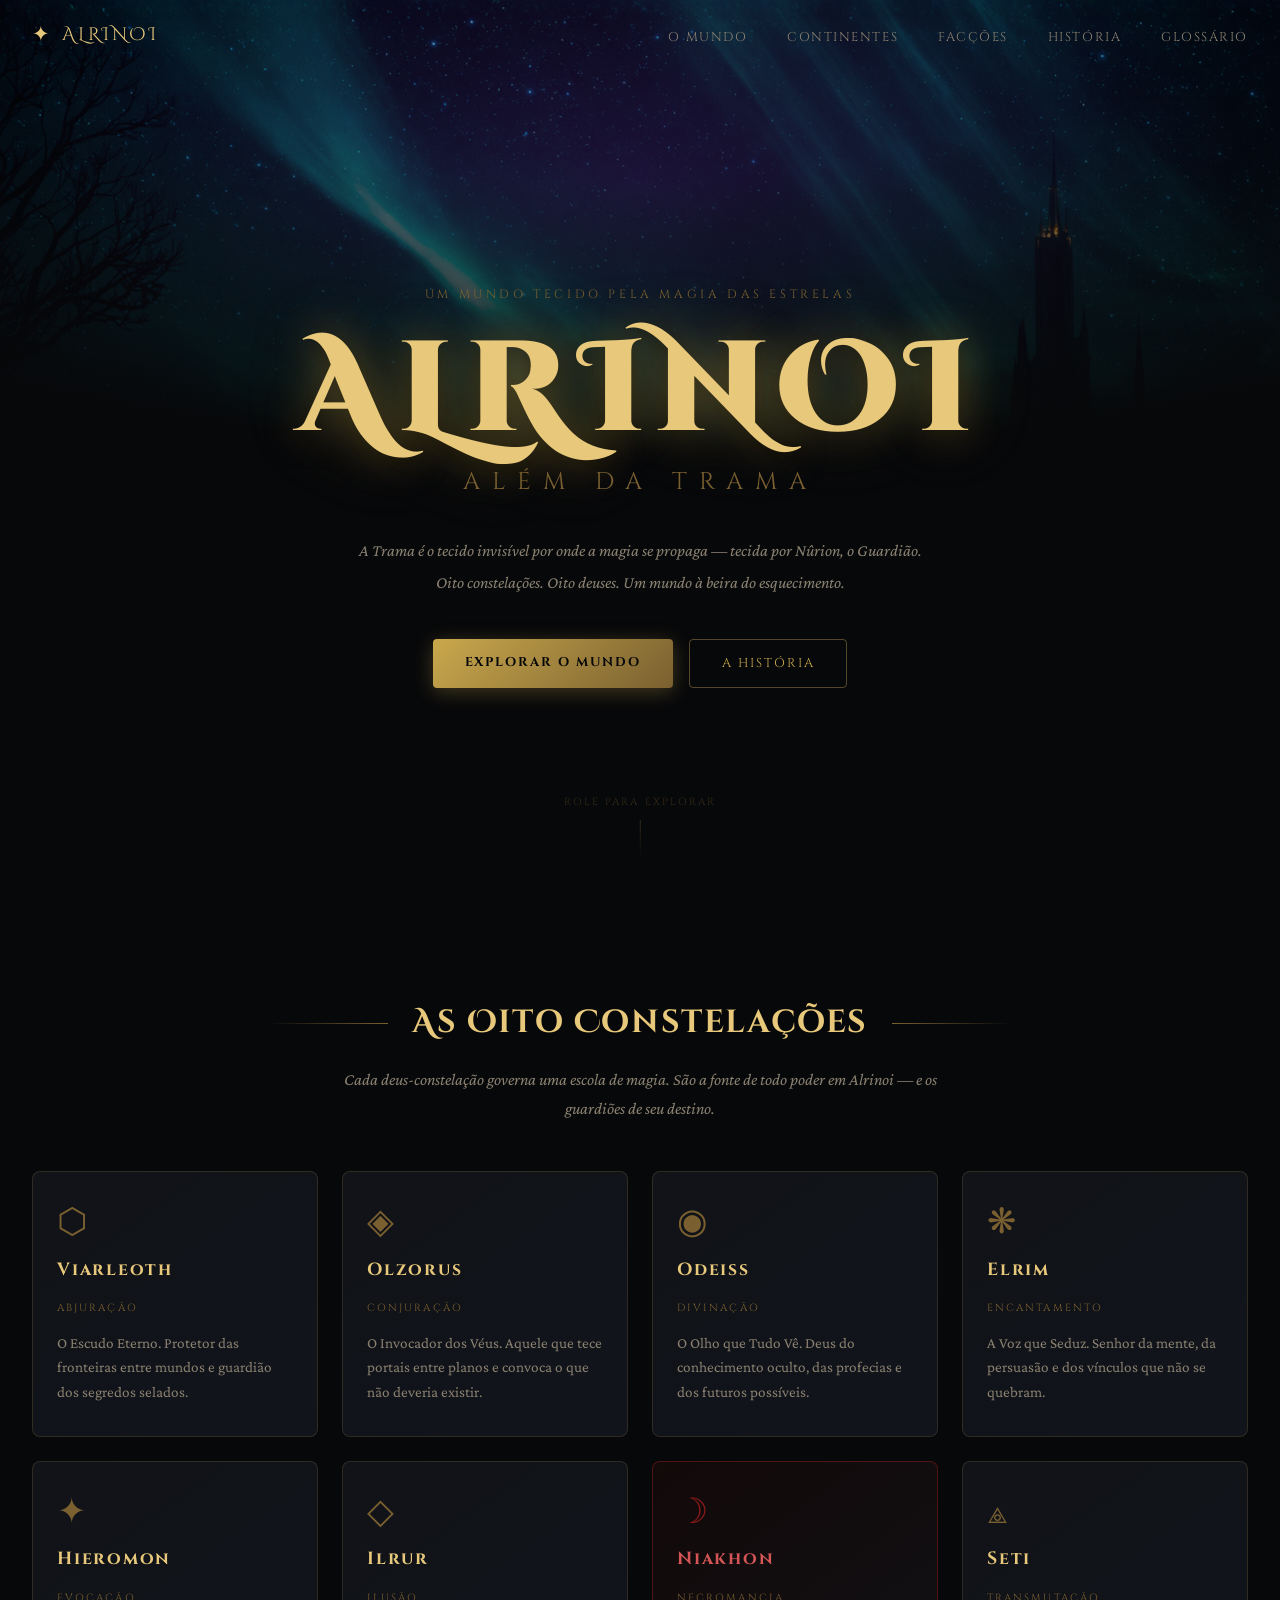
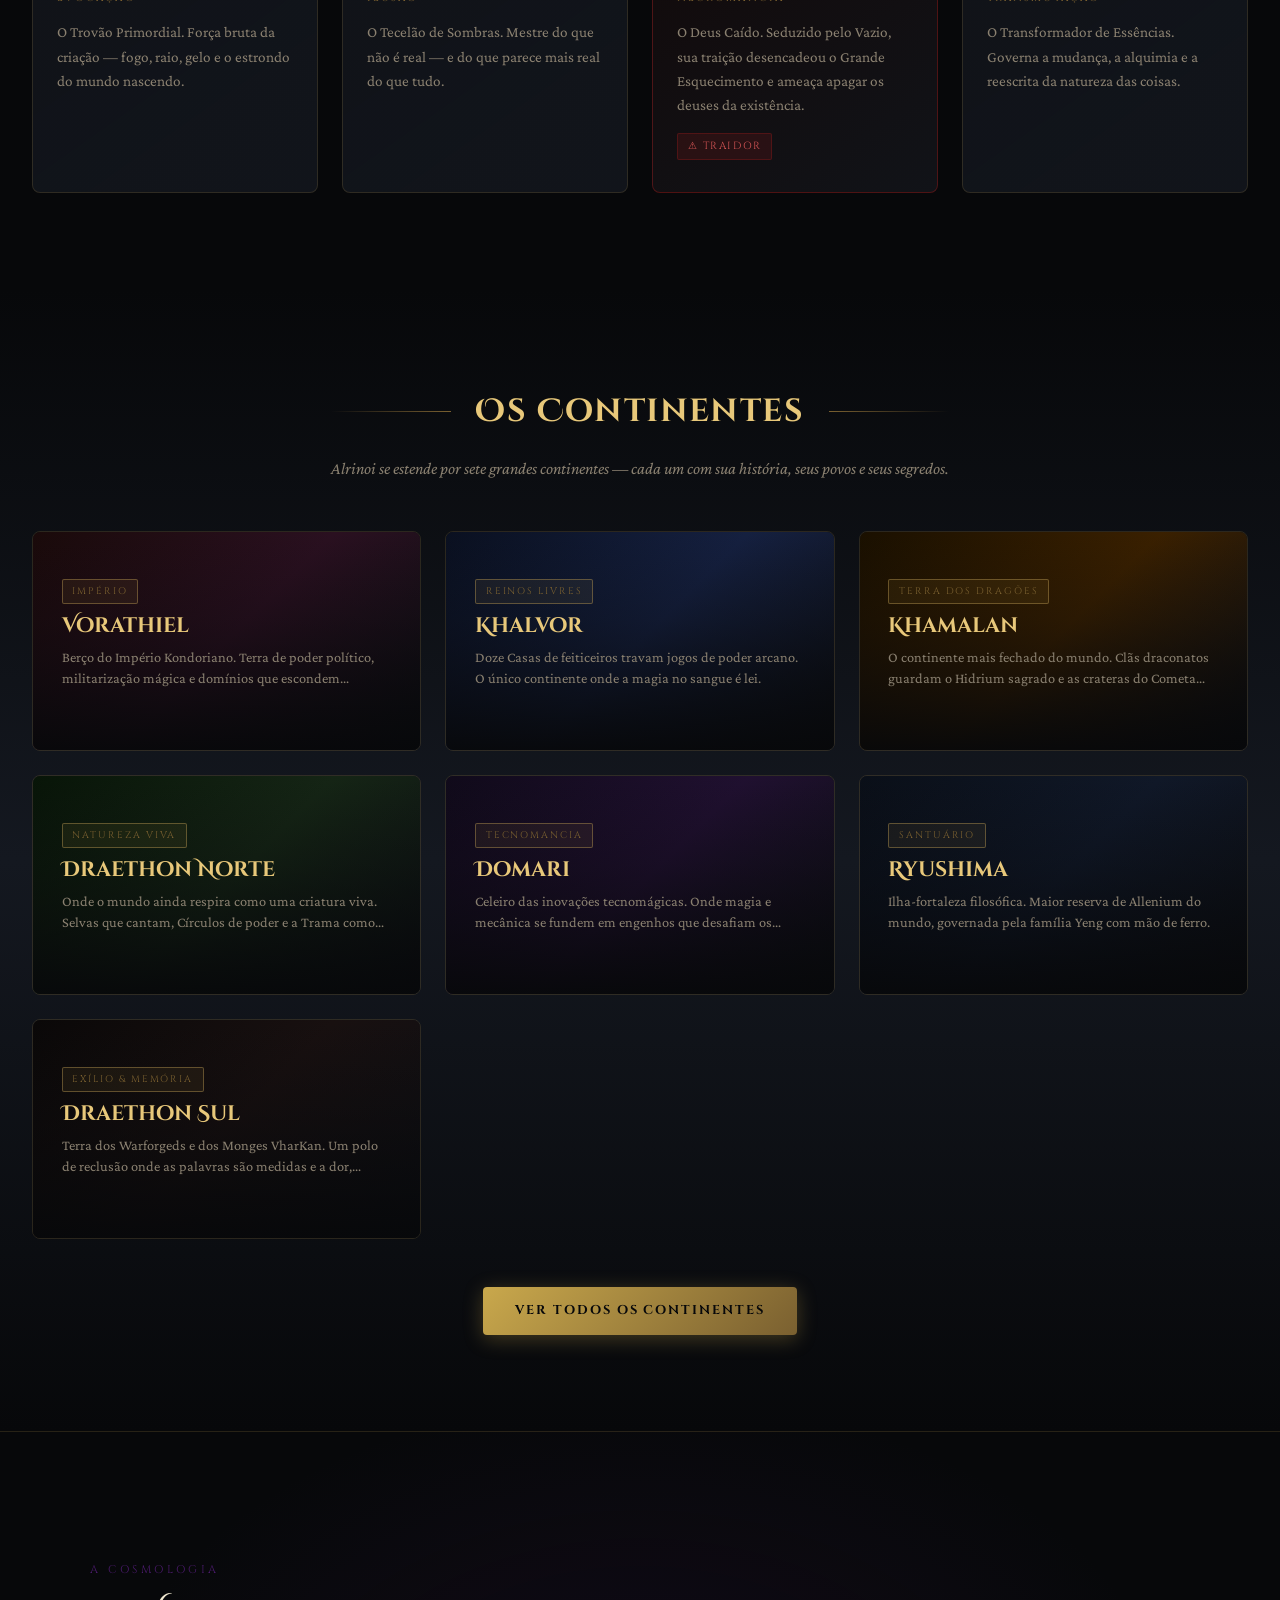
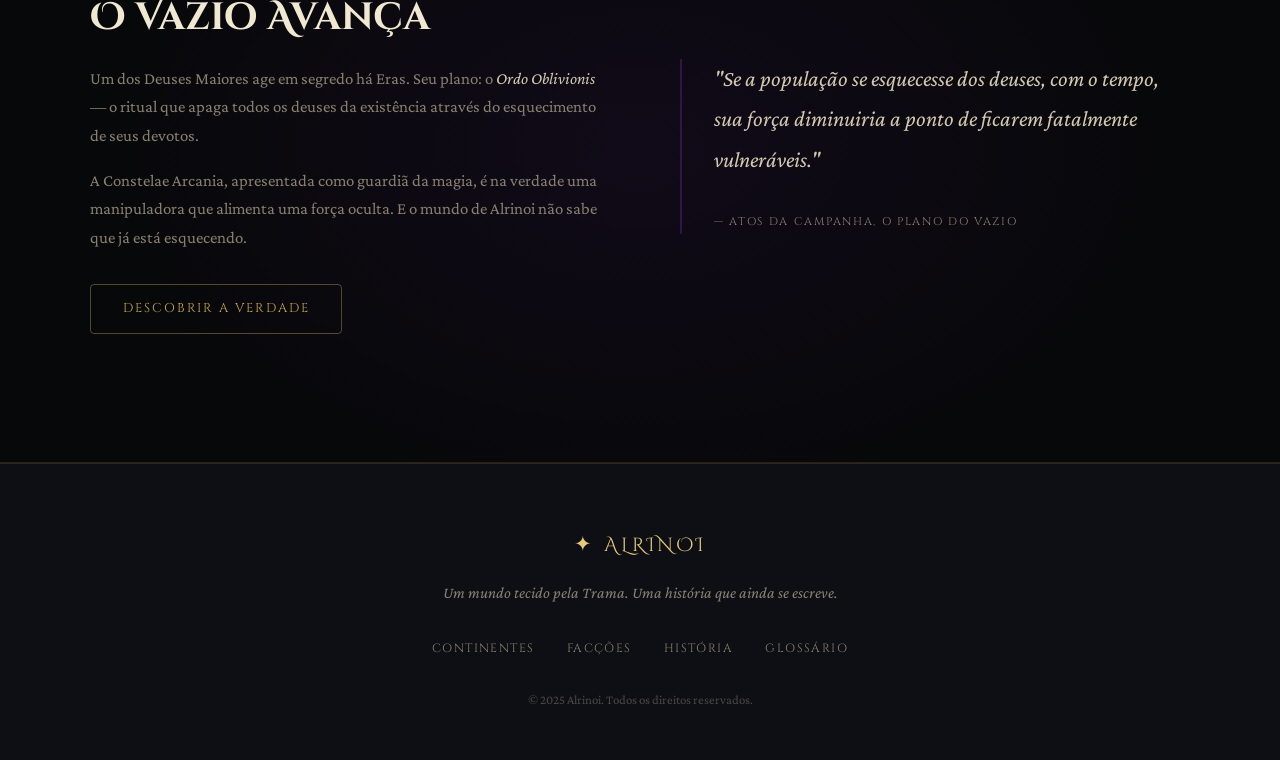
<file: index.html>
<!DOCTYPE html>
<html lang="pt-BR">
<head>
  <meta charset="UTF-8">
  <meta name="viewport" content="width=device-width, initial-scale=1.0">
  <title>Alrinoi — O Mundo Além da Trama</title>
  <meta name="description" content="Alrinoi é um mundo onde a magia deriva das oito constelações divinas. Explore continentes, facções, dragões e a Trama que une toda a existência.">
  <link rel="stylesheet" href="/css/style.css">
  <link rel="preconnect" href="https://fonts.googleapis.com">
  <link rel="preconnect" href="https://fonts.gstatic.com" crossorigin>
  <link href="https://fonts.googleapis.com/css2?family=Cinzel+Decorative:wght@400;700;900&family=Cinzel:wght@400;500;600;700&family=Crimson+Pro:ital,wght@0,300;0,400;0,500;1,300;1,400&display=swap" rel="stylesheet">
</head>
<body>

  <canvas id="starfield"></canvas>

  <nav class="navbar" id="navbar">
    <div class="nav-inner">
      <a href="/" class="nav-logo">
        <span class="logo-symbol">✦</span>
        <span class="logo-text">ALRINOI</span>
      </a>
      <ul class="nav-links">
        <li><a href="/" class="active">O Mundo</a></li>
        <li><a href="/continentes/">Continentes</a></li>
        <li><a href="/faccoes/">Facções</a></li>
        <li><a href="/historia/">História</a></li>
        <li><a href="/glossario/">Glossário</a></li>
      </ul>
      <button class="nav-toggle" id="navToggle">☰</button>
    </div>
  </nav>

  <header class="hero">
    <div class="hero-vignette"></div>
    <div class="hero-content">
      <p class="hero-eyebrow">Um mundo tecido pela magia das estrelas</p>
      <h1 class="hero-title">ALRINOI</h1>
      <p class="hero-subtitle">Além da Trama</p>
      <p class="hero-lore">
        A Trama é o tecido invisível por onde a magia se propaga — tecida por Nûrion, o Guardião.<br>
        Oito constelações. Oito deuses. Um mundo à beira do esquecimento.
      </p>
      <div class="hero-cta">
        <a href="/continentes/" class="btn-primary">Explorar o Mundo</a>
        <a href="/historia/" class="btn-ghost">A História</a>
      </div>
    </div>
    <div class="hero-scroll-hint">
      <span>Role para explorar</span>
      <div class="scroll-arrow"></div>
    </div>
  </header>

  <section class="constellations-section">
    <div class="section-header">
      <div class="section-rule"></div>
      <h2 class="section-title">As Oito Constelações</h2>
      <div class="section-rule"></div>
    </div>
    <p class="section-intro">Cada deus-constelação governa uma escola de magia. São a fonte de todo poder em Alrinoi — e os guardiões de seu destino.</p>
    <div class="constellations-grid">
      <div class="constellation-card reveal" data-school="Abjuração">
        <div class="const-glyph">⬡</div>
        <h3>Viarleoth</h3>
        <span class="const-school">Abjuração</span>
        <p>O Escudo Eterno. Protetor das fronteiras entre mundos e guardião dos segredos selados.</p>
      </div>
      <div class="constellation-card reveal" data-school="Conjuração">
        <div class="const-glyph">◈</div>
        <h3>Olzorus</h3>
        <span class="const-school">Conjuração</span>
        <p>O Invocador dos Véus. Aquele que tece portais entre planos e convoca o que não deveria existir.</p>
      </div>
      <div class="constellation-card reveal" data-school="Divinação">
        <div class="const-glyph">◉</div>
        <h3>Odeiss</h3>
        <span class="const-school">Divinação</span>
        <p>O Olho que Tudo Vê. Deus do conhecimento oculto, das profecias e dos futuros possíveis.</p>
      </div>
      <div class="constellation-card reveal" data-school="Encantamento">
        <div class="const-glyph">❋</div>
        <h3>Elrim</h3>
        <span class="const-school">Encantamento</span>
        <p>A Voz que Seduz. Senhor da mente, da persuasão e dos vínculos que não se quebram.</p>
      </div>
      <div class="constellation-card reveal" data-school="Evocação">
        <div class="const-glyph">✦</div>
        <h3>Hieromon</h3>
        <span class="const-school">Evocação</span>
        <p>O Trovão Primordial. Força bruta da criação — fogo, raio, gelo e o estrondo do mundo nascendo.</p>
      </div>
      <div class="constellation-card reveal" data-school="Ilusão">
        <div class="const-glyph">◇</div>
        <h3>Ilrur</h3>
        <span class="const-school">Ilusão</span>
        <p>O Tecelão de Sombras. Mestre do que não é real — e do que parece mais real do que tudo.</p>
      </div>
      <div class="constellation-card featured reveal" data-school="Necromancia">
        <div class="const-glyph">☽</div>
        <h3>Niakhon</h3>
        <span class="const-school">Necromancia</span>
        <p>O Deus Caído. Seduzido pelo Vazio, sua traição desencadeou o Grande Esquecimento e ameaça apagar os deuses da existência.</p>
        <span class="const-tag">⚠ Traidor</span>
      </div>
      <div class="constellation-card reveal" data-school="Transmutação">
        <div class="const-glyph">⟁</div>
        <h3>Seti</h3>
        <span class="const-school">Transmutação</span>
        <p>O Transformador de Essências. Governa a mudança, a alquimia e a reescrita da natureza das coisas.</p>
      </div>
    </div>
  </section>

  <section class="continents-preview">
    <div class="section-header">
      <div class="section-rule"></div>
      <h2 class="section-title">Os Continentes</h2>
      <div class="section-rule"></div>
    </div>
    <p class="section-intro">Alrinoi se estende por sete grandes continentes — cada um com sua história, seus povos e seus segredos.</p>
    <div class="continents-grid">
      <a href="/continentes/vorathiel/" class="continent-card reveal" data-continent="vorathiel">
        <div class="continent-card-bg"></div>
        <div class="continent-card-content">
          <span class="continent-tag">Império</span>
          <h3>Vorathiel</h3>
          <p>Berço do Império Kondoriano. Terra de poder político, militarização mágica e domínios que escondem segredos sombrios.</p>
          <span class="continent-explore">Explorar →</span>
        </div>
      </a>
      <a href="/continentes/khalvor/" class="continent-card reveal" data-continent="khalvor">
        <div class="continent-card-bg"></div>
        <div class="continent-card-content">
          <span class="continent-tag">Reinos Livres</span>
          <h3>Khalvor</h3>
          <p>Doze Casas de feiticeiros travam jogos de poder arcano. O único continente onde a magia no sangue é lei.</p>
          <span class="continent-explore">Explorar →</span>
        </div>
      </a>
      <a href="/continentes/khamalan/" class="continent-card reveal" data-continent="khamalan">
        <div class="continent-card-bg"></div>
        <div class="continent-card-content">
          <span class="continent-tag">Terra dos Dragões</span>
          <h3>Khamalan</h3>
          <p>O continente mais fechado do mundo. Clãs draconatos guardam o Hidrium sagrado e as crateras do Cometa Caído.</p>
          <span class="continent-explore">Explorar →</span>
        </div>
      </a>
      <a href="/continentes/draethon-norte/" class="continent-card reveal" data-continent="draethon">
        <div class="continent-card-bg"></div>
        <div class="continent-card-content">
          <span class="continent-tag">Natureza Viva</span>
          <h3>Draethon Norte</h3>
          <p>Onde o mundo ainda respira como uma criatura viva. Selvas que cantam, Círculos de poder e a Trama como ecossistema.</p>
          <span class="continent-explore">Explorar →</span>
        </div>
      </a>
      <a href="/continentes/domari/" class="continent-card reveal" data-continent="domari">
        <div class="continent-card-bg"></div>
        <div class="continent-card-content">
          <span class="continent-tag">Tecnomancia</span>
          <h3>Domari</h3>
          <p>Celeiro das inovações tecnomágicas. Onde magia e mecânica se fundem em engenhos que desafiam os limites do possível.</p>
          <span class="continent-explore">Explorar →</span>
        </div>
      </a>
      <a href="/continentes/ryushima/" class="continent-card reveal" data-continent="ryushima">
        <div class="continent-card-bg"></div>
        <div class="continent-card-content">
          <span class="continent-tag">Santuário</span>
          <h3>Ryushima</h3>
          <p>Ilha-fortaleza filosófica. Maior reserva de Allenium do mundo, governada pela família Yeng com mão de ferro.</p>
          <span class="continent-explore">Explorar →</span>
        </div>
      </a>
      <a href="/continentes/draethon-sul/" class="continent-card reveal" data-continent="draethon-sul">
        <div class="continent-card-bg"></div>
        <div class="continent-card-content">
          <span class="continent-tag">Exílio & Memória</span>
          <h3>Draethon Sul</h3>
          <p>Terra dos Warforgeds e dos Monges VharKan. Um polo de reclusão onde as palavras são medidas e a dor, contida.</p>
          <span class="continent-explore">Explorar →</span>
        </div>
      </a>
    </div>
    <div class="section-cta">
      <a href="/continentes/" class="btn-primary">Ver Todos os Continentes</a>
    </div>
  </section>

  <section class="lore-highlight">
    <div class="lore-highlight-inner">
      <div class="lore-highlight-text reveal">
        <span class="lore-label">A Cosmologia</span>
        <h2>O Vazio Avança</h2>
        <p>Um dos Deuses Maiores age em segredo há Eras. Seu plano: o <em>Ordo Oblivionis</em> — o ritual que apaga todos os deuses da existência através do esquecimento de seus devotos.</p>
        <p>A Constelae Arcania, apresentada como guardiã da magia, é na verdade uma manipuladora que alimenta uma força oculta. E o mundo de Alrinoi não sabe que já está esquecendo.</p>
        <a href="/historia/" class="btn-ghost">Descobrir a Verdade</a>
      </div>
      <div class="lore-highlight-quote reveal">
        <blockquote>
          <p>"Se a população se esquecesse dos deuses, com o tempo, sua força diminuiria a ponto de ficarem fatalmente vulneráveis."</p>
          <cite>— Atos da Campanha, O Plano do Vazio</cite>
        </blockquote>
      </div>
    </div>
  </section>

  <footer class="site-footer">
    <div class="footer-inner">
      <div class="footer-logo">
        <span class="logo-symbol">✦</span>
        <span class="logo-text">ALRINOI</span>
      </div>
      <p class="footer-tagline">Um mundo tecido pela Trama. Uma história que ainda se escreve.</p>
      <div class="footer-links">
        <a href="/continentes/">Continentes</a>
        <a href="/faccoes/">Facções</a>
        <a href="/historia/">História</a>
        <a href="/glossario/">Glossário</a>
      </div>
      <p class="footer-copy">© 2025 Alrinoi. Todos os direitos reservados.</p>
    </div>
  </footer>

  <script src="/js/main.js"></script>
</body>
</html>
</file>
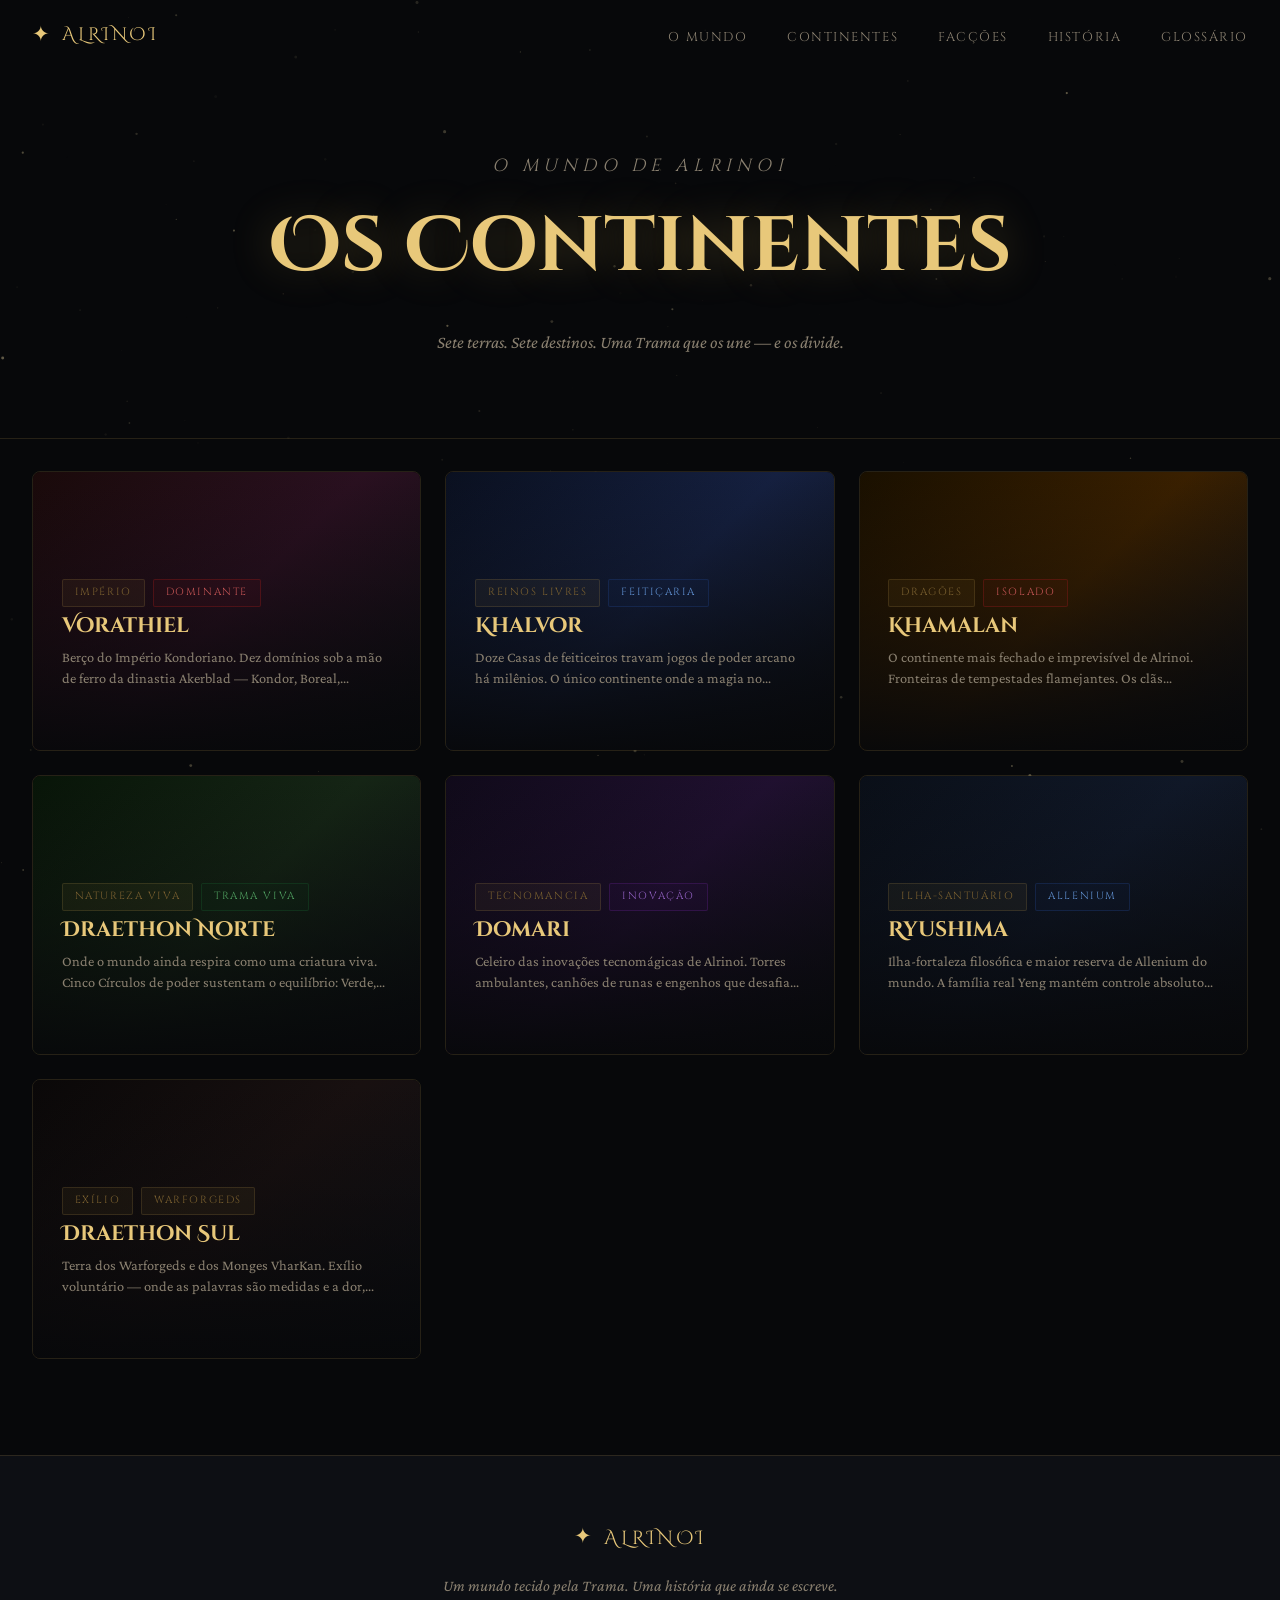
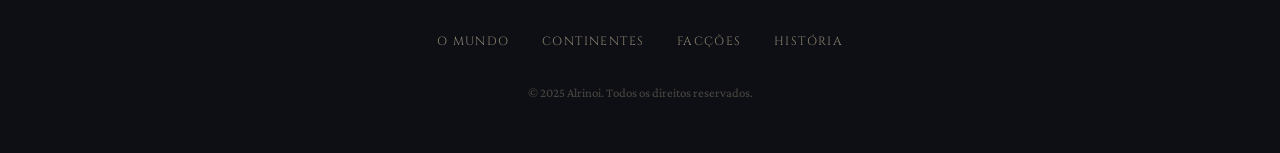
<file: continentes/index.html>
<!DOCTYPE html>
<html lang="pt-BR">
<head>
  <meta charset="UTF-8">
  <meta name="viewport" content="width=device-width, initial-scale=1.0">
  <title>Continentes — Alrinoi</title>
  <meta name="description" content="Explore os continentes de Alrinoi: Vorathiel, Khalvor, Khamalan, Draethon, Domari, Ryushima e mais.">
  <link rel="stylesheet" href="/css/style.css">
  <link rel="preconnect" href="https://fonts.googleapis.com">
  <link rel="preconnect" href="https://fonts.gstatic.com" crossorigin>
  <link href="https://fonts.googleapis.com/css2?family=Cinzel+Decorative:wght@400;700;900&family=Cinzel:wght@400;500;600;700&family=Crimson+Pro:ital,wght@0,300;0,400;0,500;1,300;1,400&display=swap" rel="stylesheet">
</head>
<body>
  <canvas id="starfield"></canvas>

  <nav class="navbar scrolled" id="navbar">
    <div class="nav-inner">
      <a href="/" class="nav-logo"><span class="logo-symbol">✦</span><span class="logo-text">ALRINOI</span></a>
      <ul class="nav-links">
        <li><a href="/">O Mundo</a></li>
        <li><a href="/continentes/" class="active">Continentes</a></li>
        <li><a href="/faccoes/">Facções</a></li>
        <li><a href="/historia/">História</a></li>
        <li><a href="/glossario/">Glossário</a></li>
      </ul>
      <button class="nav-toggle" id="navToggle">☰</button>
    </div>
  </nav>

  <div class="page-hero">
    <p class="page-hero-eyebrow">O Mundo de Alrinoi</p>
    <h1>Os Continentes</h1>
    <p>Sete terras. Sete destinos. Uma Trama que os une — e os divide.</p>
  </div>

  <div class="continents-list">
    <a href="/continentes/vorathiel/" class="continent-card reveal" data-continent="vorathiel" style="height:280px">
      <div class="continent-card-bg"></div>
      <div class="continent-card-content">
        <div class="continent-tags" style="margin-bottom:0.4rem"><span class="tag">Império</span><span class="tag tag-red">Dominante</span></div>
        <h3>Vorathiel</h3>
        <p>Berço do Império Kondoriano. Dez domínios sob a mão de ferro da dinastia Akerblad — Kondor, Boreal, Setentrional, Aquilonial, Meridional, Poente, Alvor, Selvagem, Estelar e Vesperal.</p>
        <span class="continent-explore">Explorar Vorathiel →</span>
      </div>
    </a>
    <a href="/continentes/khalvor/" class="continent-card reveal" data-continent="khalvor" style="height:280px">
      <div class="continent-card-bg"></div>
      <div class="continent-card-content">
        <div class="continent-tags" style="margin-bottom:0.4rem"><span class="tag">Reinos Livres</span><span class="tag tag-blue">Feitiçaria</span></div>
        <h3>Khalvor</h3>
        <p>Doze Casas de feiticeiros travam jogos de poder arcano há milênios. O único continente onde a magia no sangue é lei — e a Constelae Arcania ainda não domina completamente.</p>
        <span class="continent-explore">Explorar Khalvor →</span>
      </div>
    </a>
    <a href="/continentes/khamalan/" class="continent-card reveal" data-continent="khamalan" style="height:280px">
      <div class="continent-card-bg"></div>
      <div class="continent-card-content">
        <div class="continent-tags" style="margin-bottom:0.4rem"><span class="tag">Dragões</span><span class="tag tag-red">Isolado</span></div>
        <h3>Khamalan</h3>
        <p>O continente mais fechado e imprevisível de Alrinoi. Fronteiras de tempestades flamejantes. Os clãs draconatos guardam o Hidrium sagrado das crateras do Cometa Caído.</p>
        <span class="continent-explore">Explorar Khamalan →</span>
      </div>
    </a>
    <a href="/continentes/draethon-norte/" class="continent-card reveal" data-continent="draethon" style="height:280px">
      <div class="continent-card-bg"></div>
      <div class="continent-card-content">
        <div class="continent-tags" style="margin-bottom:0.4rem"><span class="tag">Natureza Viva</span><span class="tag tag-green">Trama Viva</span></div>
        <h3>Draethon Norte</h3>
        <p>Onde o mundo ainda respira como uma criatura viva. Cinco Círculos de poder sustentam o equilíbrio: Verde, Brumante, Vulcânico, Glacial e dos Ecos.</p>
        <span class="continent-explore">Explorar Draethon Norte →</span>
      </div>
    </a>
    <a href="/continentes/domari/" class="continent-card reveal" data-continent="domari" style="height:280px">
      <div class="continent-card-bg"></div>
      <div class="continent-card-content">
        <div class="continent-tags" style="margin-bottom:0.4rem"><span class="tag">Tecnomancia</span><span class="tag tag-purple">Inovação</span></div>
        <h3>Domari</h3>
        <p>Celeiro das inovações tecnomágicas de Alrinoi. Torres ambulantes, canhões de runas e engenhos que desafiam os limites do possível.</p>
        <span class="continent-explore">Explorar Domari →</span>
      </div>
    </a>
    <a href="/continentes/ryushima/" class="continent-card reveal" data-continent="ryushima" style="height:280px">
      <div class="continent-card-bg"></div>
      <div class="continent-card-content">
        <div class="continent-tags" style="margin-bottom:0.4rem"><span class="tag">Ilha-Santuário</span><span class="tag tag-blue">Allenium</span></div>
        <h3>Ryushima</h3>
        <p>Ilha-fortaleza filosófica e maior reserva de Allenium do mundo. A família real Yeng mantém controle absoluto — enquanto nas minas, uma realidade cruel se revela.</p>
        <span class="continent-explore">Explorar Ryushima →</span>
      </div>
    </a>
    <a href="/continentes/draethon-sul/" class="continent-card reveal" data-continent="draethon-sul" style="height:280px">
      <div class="continent-card-bg"></div>
      <div class="continent-card-content">
        <div class="continent-tags" style="margin-bottom:0.4rem"><span class="tag">Exílio</span><span class="tag">Warforgeds</span></div>
        <h3>Draethon Sul</h3>
        <p>Terra dos Warforgeds e dos Monges VharKan. Exílio voluntário — onde as palavras são medidas e a dor, contida.</p>
        <span class="continent-explore">Explorar Draethon Sul →</span>
      </div>
    </a>
  </div>

  <footer class="site-footer">
    <div class="footer-inner">
      <div class="footer-logo"><span class="logo-symbol">✦</span><span class="logo-text">ALRINOI</span></div>
      <p class="footer-tagline">Um mundo tecido pela Trama. Uma história que ainda se escreve.</p>
      <div class="footer-links">
        <a href="/">O Mundo</a><a href="/continentes/">Continentes</a><a href="/faccoes/">Facções</a><a href="/historia/">História</a>
      </div>
      <p class="footer-copy">© 2025 Alrinoi. Todos os direitos reservados.</p>
    </div>
  </footer>
  <script src="/js/main.js"></script>
</body>
</html>
</file>
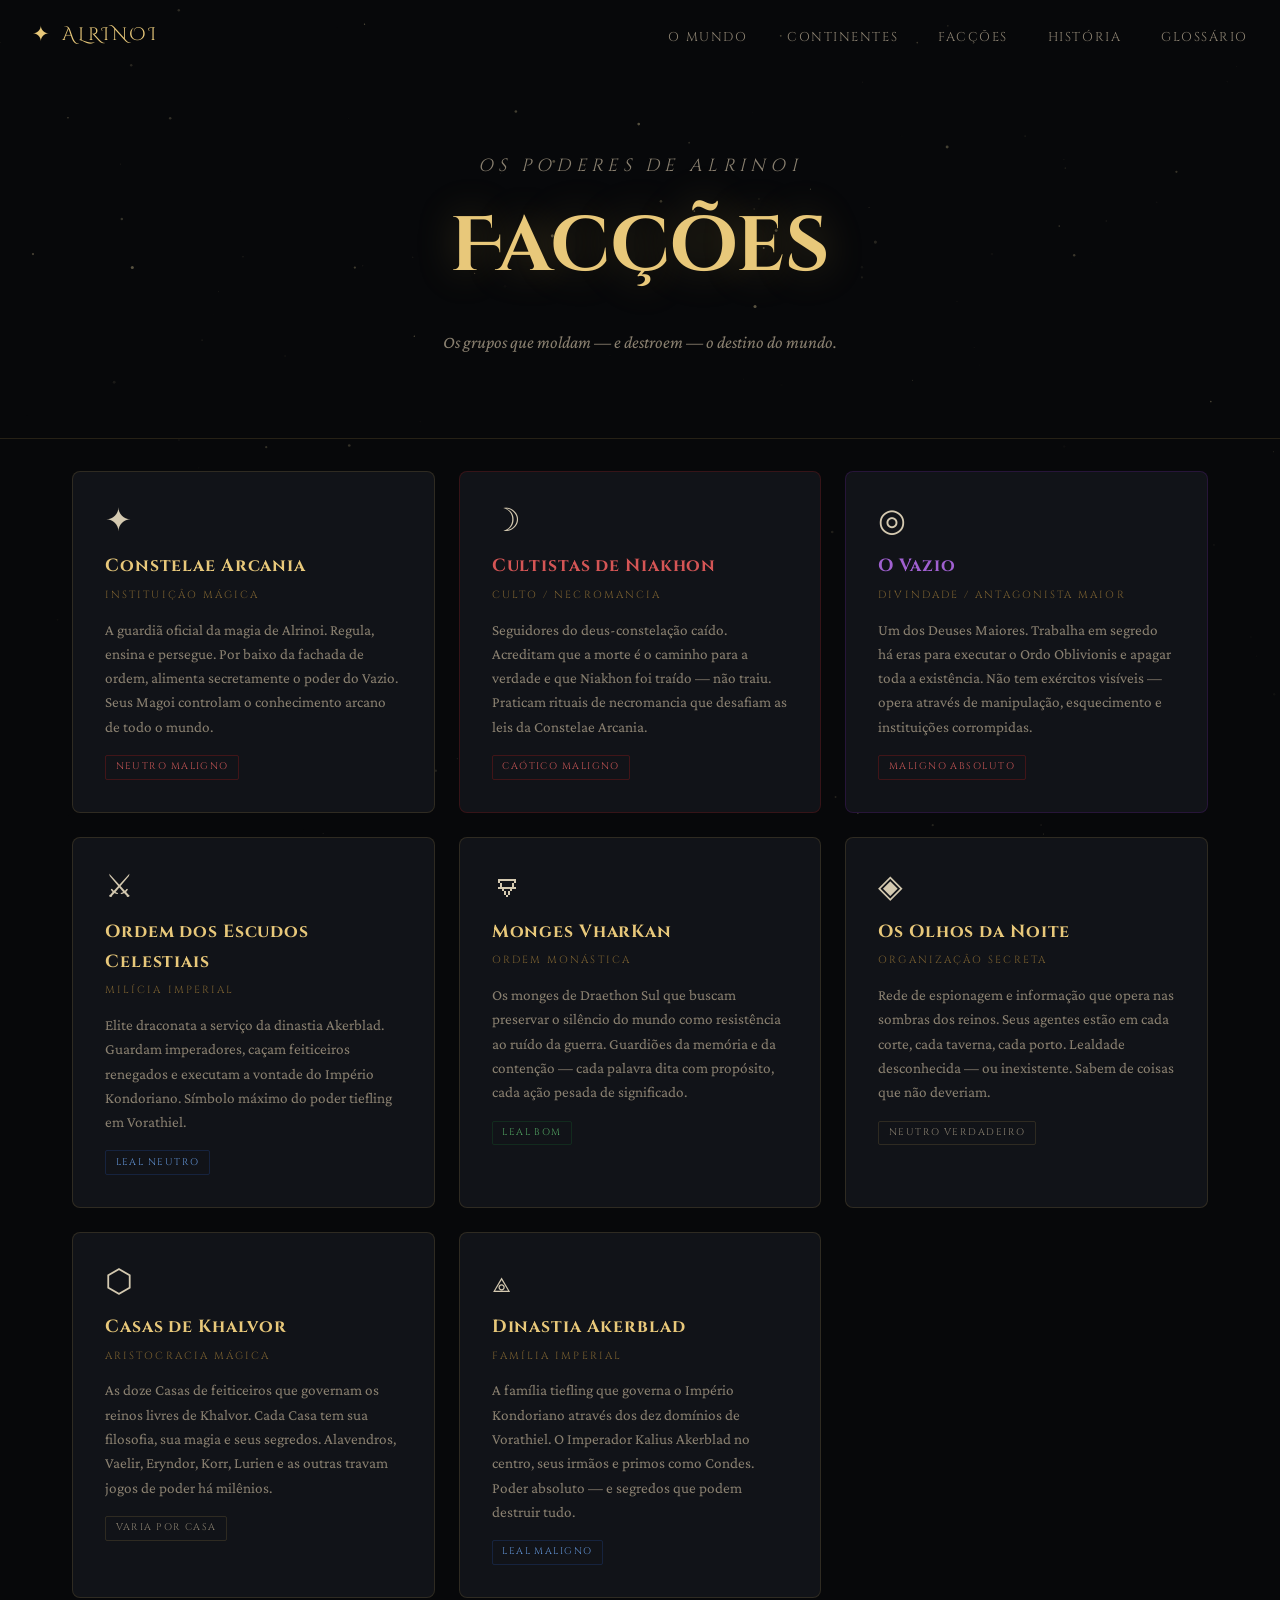
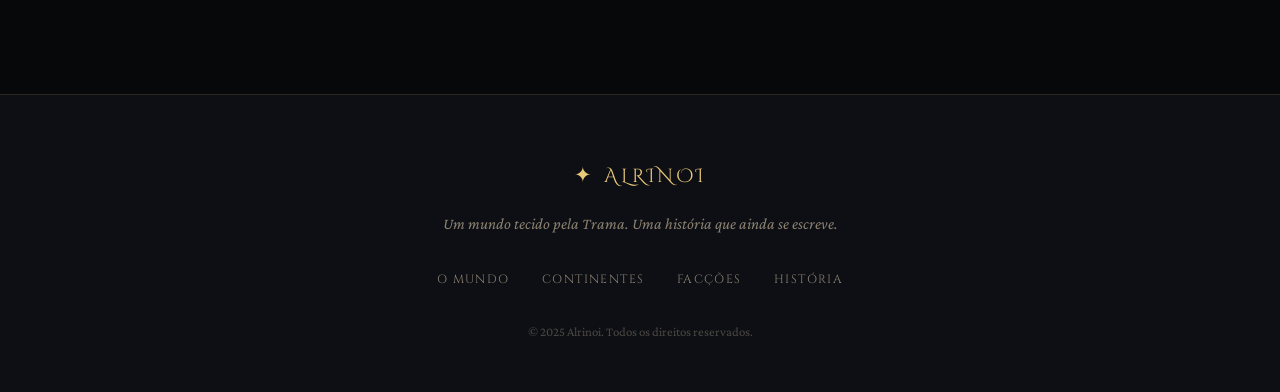
<file: faccoes/index.html>
<!DOCTYPE html>
<html lang="pt-BR">
<head>
  <meta charset="UTF-8">
  <meta name="viewport" content="width=device-width, initial-scale=1.0">
  <title>Facções — Alrinoi</title>
  <link rel="stylesheet" href="/css/style.css">
  <link rel="preconnect" href="https://fonts.googleapis.com">
  <link rel="preconnect" href="https://fonts.gstatic.com" crossorigin>
  <link href="https://fonts.googleapis.com/css2?family=Cinzel+Decorative:wght@400;700;900&family=Cinzel:wght@400;500;600;700&family=Crimson+Pro:ital,wght@0,300;0,400;0,500;1,300;1,400&display=swap" rel="stylesheet">
  <style>
    .faccoes-grid {
      display: grid;
      grid-template-columns: repeat(auto-fill, minmax(300px, 1fr));
      gap: 1.5rem;
      max-width: 1200px;
      margin: 0 auto;
      padding: 2rem 2rem 6rem;
      position: relative;
      z-index: 2;
    }
    .faccao-card {
      padding: 2rem;
      background: var(--dark-card);
      border: 1px solid var(--border);
      border-radius: var(--radius-lg);
      transition: all var(--transition);
      position: relative;
      overflow: hidden;
    }
    .faccao-card::before {
      content: '';
      position: absolute;
      top: 0; left: 0; right: 0;
      height: 2px;
      background: linear-gradient(to right, transparent, var(--gold-dim), transparent);
      opacity: 0;
      transition: opacity var(--transition);
    }
    .faccao-card:hover { border-color: var(--border-glow); transform: translateY(-3px); }
    .faccao-card:hover::before { opacity: 1; }
    .faccao-card.faction-red { border-color: rgba(139,26,26,0.3); }
    .faccao-card.faction-red::before { background: linear-gradient(to right, transparent, var(--crimson), transparent); }
    .faccao-card.faction-purple { border-color: rgba(74,26,107,0.4); }
    .faccao-card.faction-purple::before { background: linear-gradient(to right, transparent, var(--void), transparent); }

    .faccao-icon {
      font-size: 2rem;
      margin-bottom: 1rem;
      line-height: 1;
    }
    .faccao-card h3 {
      font-family: var(--font-heading);
      font-size: 1.1rem;
      color: var(--gold-light);
      letter-spacing: 0.05em;
      margin-bottom: 0.3rem;
    }
    .faccao-card.faction-red h3 { color: #d45555; }
    .faccao-card.faction-purple h3 { color: #a060d0; }

    .faccao-card .faccao-type {
      font-family: var(--font-heading);
      font-size: 0.65rem;
      letter-spacing: 0.2em;
      text-transform: uppercase;
      color: var(--gold-dim);
      margin-bottom: 0.8rem;
      display: block;
    }
    .faccao-card p {
      color: var(--text-dim);
      font-size: 0.95rem;
      line-height: 1.6;
    }
    .faccao-alignment {
      display: inline-block;
      margin-top: 1rem;
      padding: 0.2rem 0.6rem;
      border: 1px solid var(--border);
      font-family: var(--font-heading);
      font-size: 0.6rem;
      letter-spacing: 0.15em;
      text-transform: uppercase;
      border-radius: 2px;
    }
    .align-neutral { color: var(--text-dim); border-color: var(--border); }
    .align-evil { color: #c45555; border-color: rgba(139,26,26,0.4); }
    .align-lawful { color: #6090d0; border-color: rgba(30,60,120,0.4); }
    .align-chaotic { color: #a060d0; border-color: rgba(74,26,107,0.4); }
    .align-good { color: #50a060; border-color: rgba(20,80,40,0.4); }
  </style>
</head>
<body>
  <canvas id="starfield"></canvas>

  <nav class="navbar scrolled" id="navbar">
    <div class="nav-inner">
      <a href="/" class="nav-logo">
        <span class="logo-symbol">✦</span>
        <span class="logo-text">ALRINOI</span>
      </a>
      <ul class="nav-links">
        <li><a href="/">O Mundo</a></li>
        <li><a href="/continentes/">Continentes</a></li>
        <li><a href="/faccoes/" class="active">Facções</a></li>
        <li><a href="/historia/">História</a></li>
        <li><a href="/glossario/">Glossário</a></li>
      </ul>
      <button class="nav-toggle" id="navToggle">☰</button>
    </div>
  </nav>

  <div class="page-hero">
    <p class="page-hero-eyebrow">Os Poderes de Alrinoi</p>
    <h1>Facções</h1>
    <p>Os grupos que moldam — e destroem — o destino do mundo.</p>
  </div>

  <div class="faccoes-grid">

    <div class="faccao-card reveal">
      <div class="faccao-icon">✦</div>
      <h3>Constelae Arcania</h3>
      <span class="faccao-type">Instituição Mágica</span>
      <p>A guardiã oficial da magia de Alrinoi. Regula, ensina e persegue. Por baixo da fachada de ordem, alimenta secretamente o poder do Vazio. Seus Magoi controlam o conhecimento arcano de todo o mundo.</p>
      <span class="faccao-alignment align-evil">Neutro Maligno</span>
    </div>

    <div class="faccao-card faction-red reveal">
      <div class="faccao-icon">☽</div>
      <h3>Cultistas de Niakhon</h3>
      <span class="faccao-type">Culto / Necromancia</span>
      <p>Seguidores do deus-constelação caído. Acreditam que a morte é o caminho para a verdade e que Niakhon foi traído — não traiu. Praticam rituais de necromancia que desafiam as leis da Constelae Arcania.</p>
      <span class="faccao-alignment align-evil">Caótico Maligno</span>
    </div>

    <div class="faccao-card faction-purple reveal">
      <div class="faccao-icon">◎</div>
      <h3>O Vazio</h3>
      <span class="faccao-type">Divindade / Antagonista Maior</span>
      <p>Um dos Deuses Maiores. Trabalha em segredo há eras para executar o Ordo Oblivionis e apagar toda a existência. Não tem exércitos visíveis — opera através de manipulação, esquecimento e instituições corrompidas.</p>
      <span class="faccao-alignment align-evil">Maligno Absoluto</span>
    </div>

    <div class="faccao-card reveal">
      <div class="faccao-icon">⚔</div>
      <h3>Ordem dos Escudos Celestiais</h3>
      <span class="faccao-type">Milícia Imperial</span>
      <p>Elite draconata a serviço da dinastia Akerblad. Guardam imperadores, caçam feiticeiros renegados e executam a vontade do Império Kondoriano. Símbolo máximo do poder tiefling em Vorathiel.</p>
      <span class="faccao-alignment align-lawful">Leal Neutro</span>
    </div>

    <div class="faccao-card reveal">
      <div class="faccao-icon">🜃</div>
      <h3>Monges VharKan</h3>
      <span class="faccao-type">Ordem Monástica</span>
      <p>Os monges de Draethon Sul que buscam preservar o silêncio do mundo como resistência ao ruído da guerra. Guardiões da memória e da contenção — cada palavra dita com propósito, cada ação pesada de significado.</p>
      <span class="faccao-alignment align-good">Leal Bom</span>
    </div>

    <div class="faccao-card reveal">
      <div class="faccao-icon">◈</div>
      <h3>Os Olhos da Noite</h3>
      <span class="faccao-type">Organização Secreta</span>
      <p>Rede de espionagem e informação que opera nas sombras dos reinos. Seus agentes estão em cada corte, cada taverna, cada porto. Lealdade desconhecida — ou inexistente. Sabem de coisas que não deveriam.</p>
      <span class="faccao-alignment align-neutral">Neutro Verdadeiro</span>
    </div>

    <div class="faccao-card reveal">
      <div class="faccao-icon">⬡</div>
      <h3>Casas de Khalvor</h3>
      <span class="faccao-type">Aristocracia Mágica</span>
      <p>As doze Casas de feiticeiros que governam os reinos livres de Khalvor. Cada Casa tem sua filosofia, sua magia e seus segredos. Alavendros, Vaelir, Eryndor, Korr, Lurien e as outras travam jogos de poder há milênios.</p>
      <span class="faccao-alignment align-neutral">Varia por Casa</span>
    </div>

    <div class="faccao-card reveal">
      <div class="faccao-icon">⟁</div>
      <h3>Dinastia Akerblad</h3>
      <span class="faccao-type">Família Imperial</span>
      <p>A família tiefling que governa o Império Kondoriano através dos dez domínios de Vorathiel. O Imperador Kalius Akerblad no centro, seus irmãos e primos como Condes. Poder absoluto — e segredos que podem destruir tudo.</p>
      <span class="faccao-alignment align-lawful">Leal Maligno</span>
    </div>

  </div>

  <footer class="site-footer">
    <div class="footer-inner">
      <div class="footer-logo">
        <span class="logo-symbol">✦</span>
        <span class="logo-text">ALRINOI</span>
      </div>
      <p class="footer-tagline">Um mundo tecido pela Trama. Uma história que ainda se escreve.</p>
      <div class="footer-links">
        <a href="/">O Mundo</a>
        <a href="/continentes/">Continentes</a>
        <a href="/faccoes/">Facções</a>
        <a href="/historia/">História</a>
      </div>
      <p class="footer-copy">© 2025 Alrinoi. Todos os direitos reservados.</p>
    </div>
  </footer>

  <script src="/js/main.js"></script>
</body>
</html>
</file>
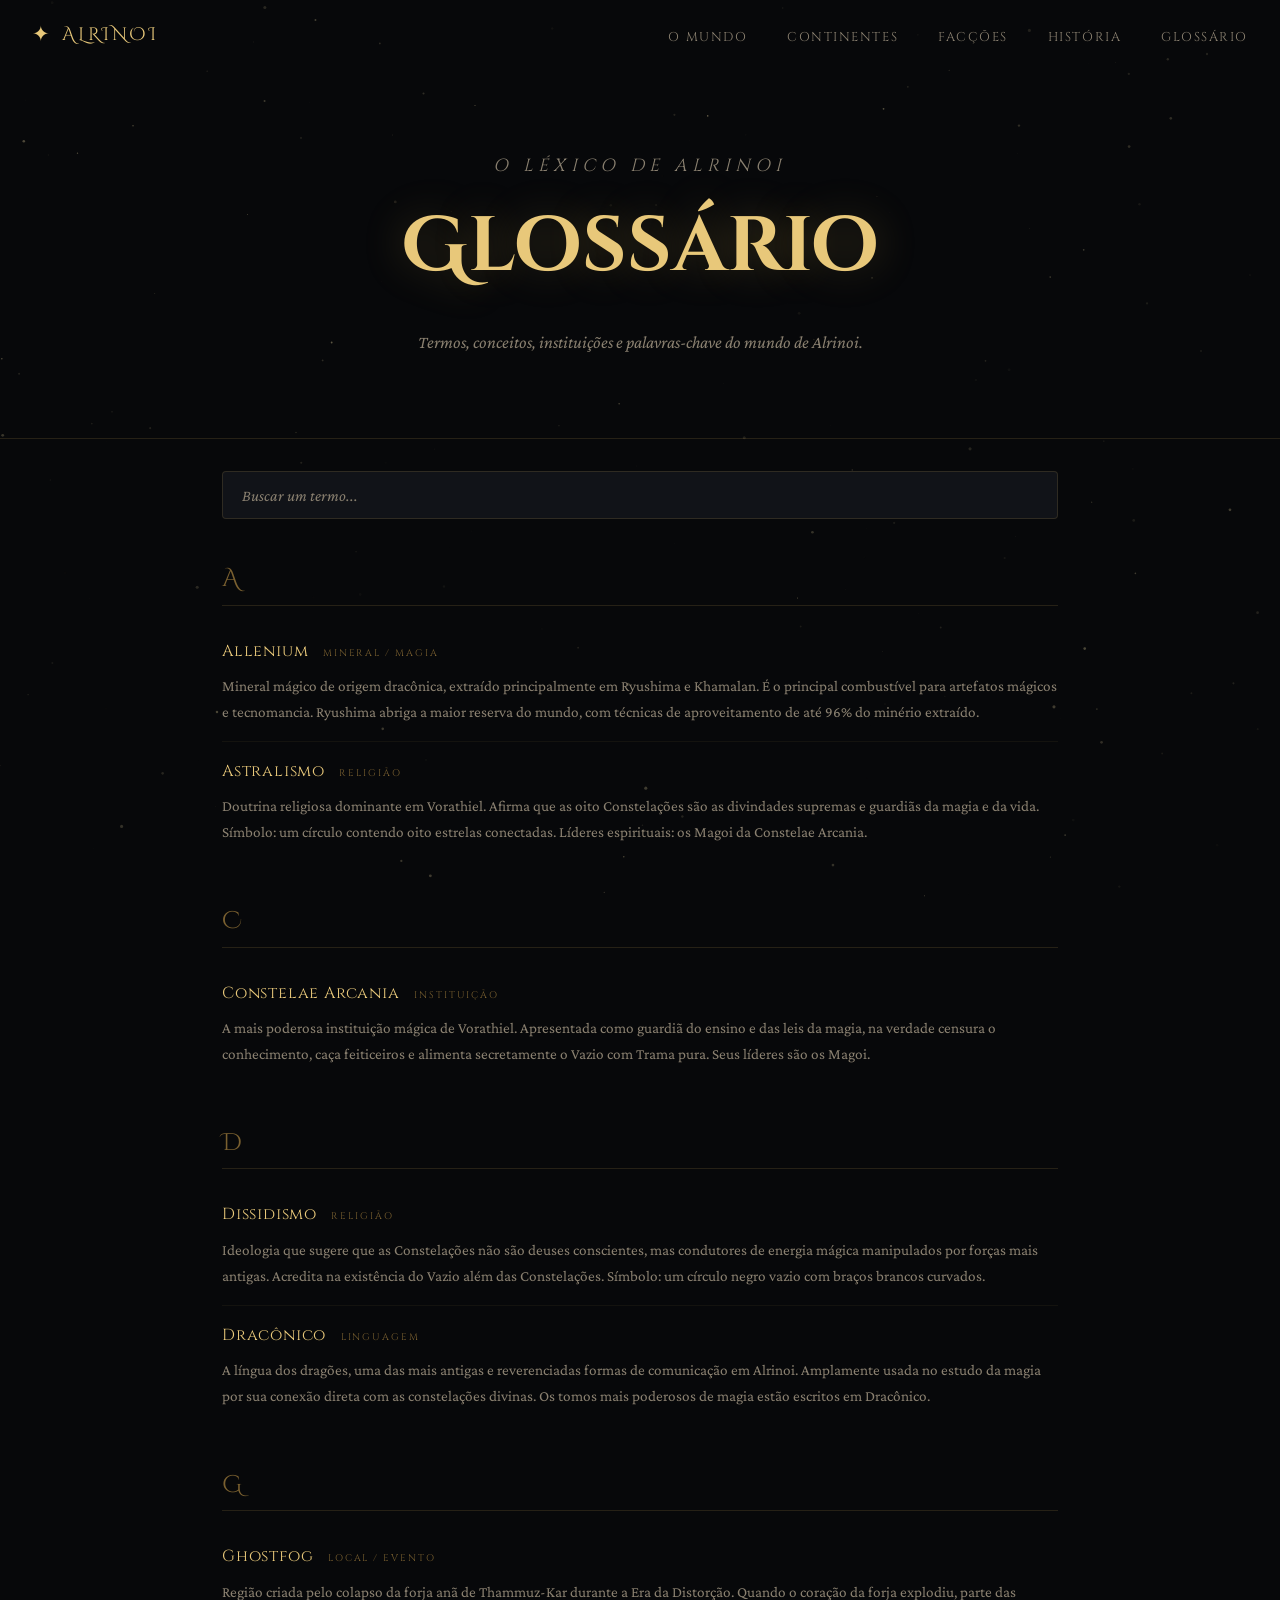
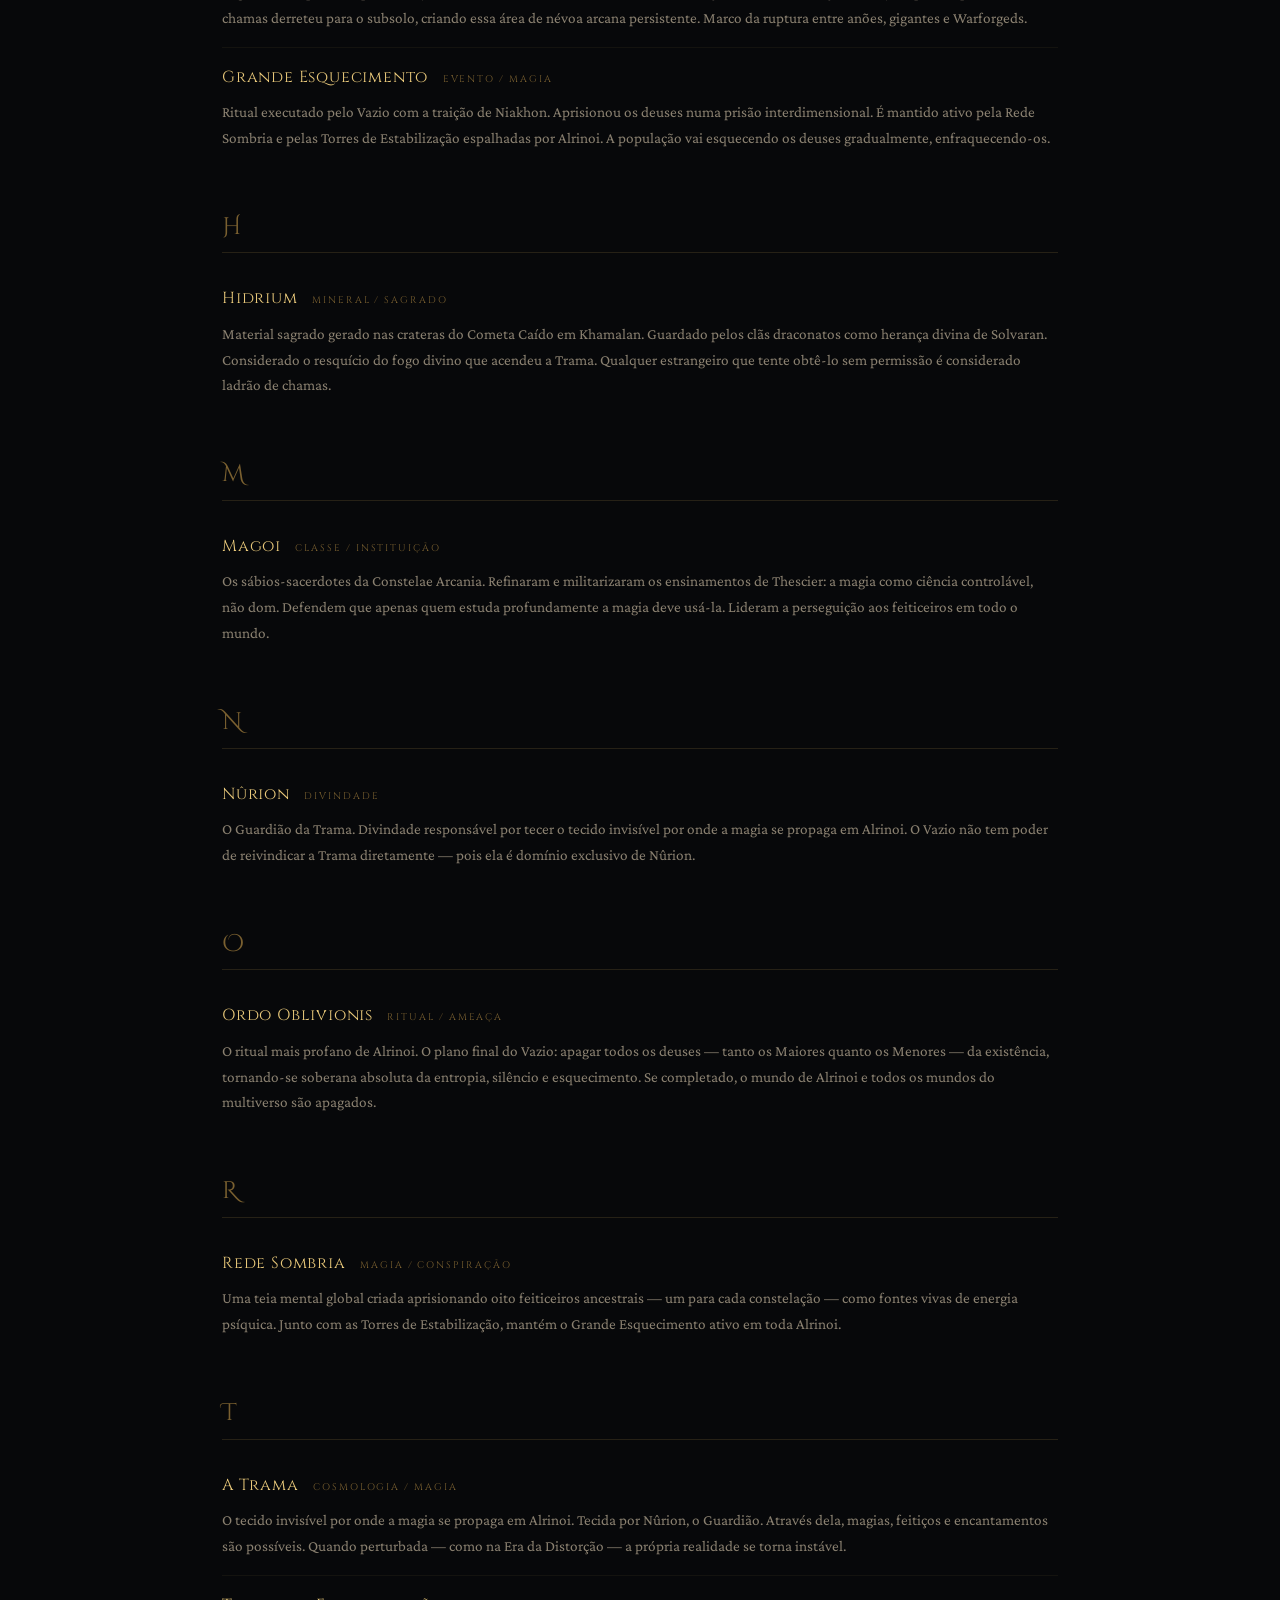
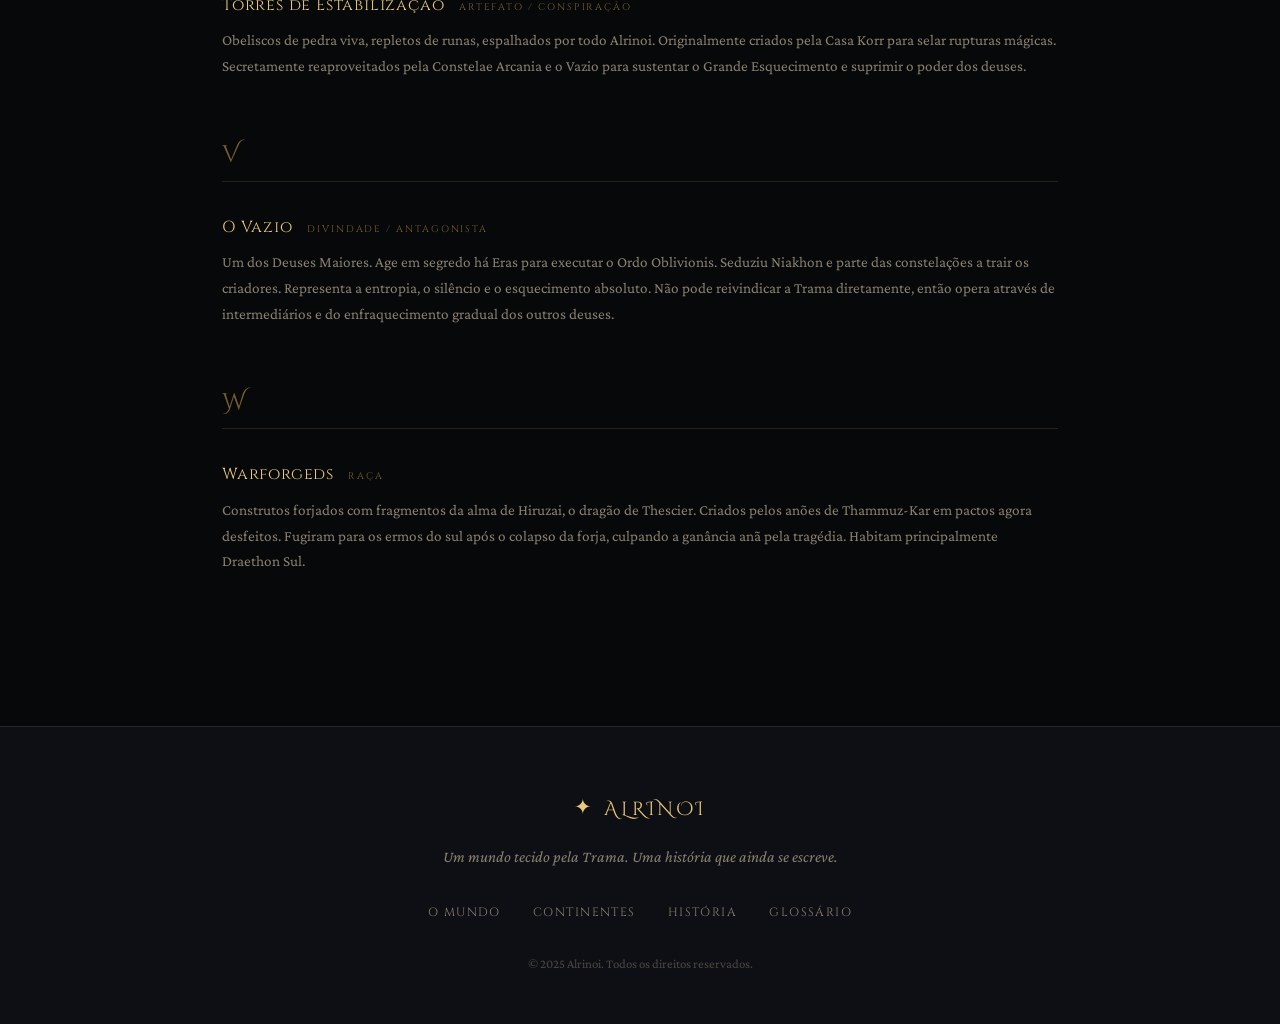
<file: glossario/index.html>
<!DOCTYPE html>
<html lang="pt-BR">
<head>
  <meta charset="UTF-8">
  <meta name="viewport" content="width=device-width, initial-scale=1.0">
  <title>Glossário — Alrinoi</title>
  <link rel="stylesheet" href="/css/style.css">
  <link rel="preconnect" href="https://fonts.googleapis.com">
  <link rel="preconnect" href="https://fonts.gstatic.com" crossorigin>
  <link href="https://fonts.googleapis.com/css2?family=Cinzel+Decorative:wght@400;700;900&family=Cinzel:wght@400;500;600;700&family=Crimson+Pro:ital,wght@0,300;0,400;0,500;1,300;1,400&display=swap" rel="stylesheet">
  <style>
    .glossario-container {
      max-width: 900px;
      margin: 0 auto;
      padding: 2rem 2rem 6rem;
      position: relative;
      z-index: 2;
    }
    .glossario-search {
      width: 100%;
      padding: 0.9rem 1.2rem;
      background: var(--dark-card);
      border: 1px solid var(--border);
      border-radius: var(--radius);
      color: var(--text);
      font-family: var(--font-body);
      font-size: 1rem;
      margin-bottom: 2.5rem;
      outline: none;
      transition: border-color var(--transition);
    }
    .glossario-search:focus { border-color: var(--border-glow); }
    .glossario-search::placeholder { color: var(--text-dim); font-style: italic; }

    .glossario-letter {
      margin-bottom: 2.5rem;
    }
    .letter-header {
      font-family: var(--font-display);
      font-size: 1.5rem;
      color: var(--gold-dim);
      border-bottom: 1px solid var(--border);
      padding-bottom: 0.3rem;
      margin-bottom: 1rem;
    }
    .glossario-entry {
      padding: 1rem 0;
      border-bottom: 1px solid rgba(180,150,80,0.08);
    }
    .glossario-entry:last-child { border-bottom: none; }
    .entry-term {
      font-family: var(--font-heading);
      font-size: 1rem;
      color: var(--gold-light);
      letter-spacing: 0.05em;
      margin-bottom: 0.3rem;
    }
    .entry-category {
      display: inline-block;
      font-family: var(--font-heading);
      font-size: 0.6rem;
      letter-spacing: 0.2em;
      text-transform: uppercase;
      color: var(--gold-dim);
      margin-bottom: 0.4rem;
      margin-left: 0.6rem;
    }
    .glossario-entry p {
      color: var(--text-dim);
      font-size: 0.95rem;
      line-height: 1.7;
    }
    .no-results {
      text-align: center;
      color: var(--text-dim);
      font-style: italic;
      padding: 3rem 0;
      display: none;
    }
  </style>
</head>
<body>
  <canvas id="starfield"></canvas>

  <nav class="navbar scrolled" id="navbar">
    <div class="nav-inner">
      <a href="/" class="nav-logo">
        <span class="logo-symbol">✦</span>
        <span class="logo-text">ALRINOI</span>
      </a>
      <ul class="nav-links">
        <li><a href="/">O Mundo</a></li>
        <li><a href="/continentes/">Continentes</a></li>
        <li><a href="/faccoes/">Facções</a></li>
        <li><a href="/historia/">História</a></li>
        <li><a href="/glossario/" class="active">Glossário</a></li>
      </ul>
      <button class="nav-toggle" id="navToggle">☰</button>
    </div>
  </nav>

  <div class="page-hero">
    <p class="page-hero-eyebrow">O Léxico de Alrinoi</p>
    <h1>Glossário</h1>
    <p>Termos, conceitos, instituições e palavras-chave do mundo de Alrinoi.</p>
  </div>

  <div class="glossario-container">
    <input type="text" class="glossario-search" id="glossSearch" placeholder="Buscar um termo...">

    <div id="glossarioContent">

      <div class="glossario-letter">
        <div class="letter-header">A</div>
        <div class="glossario-entry" data-term="allenium">
          <div class="entry-term">Allenium <span class="entry-category">Mineral / Magia</span></div>
          <p>Mineral mágico de origem dracônica, extraído principalmente em Ryushima e Khamalan. É o principal combustível para artefatos mágicos e tecnomancia. Ryushima abriga a maior reserva do mundo, com técnicas de aproveitamento de até 96% do minério extraído.</p>
        </div>
        <div class="glossario-entry" data-term="astralismo">
          <div class="entry-term">Astralismo <span class="entry-category">Religião</span></div>
          <p>Doutrina religiosa dominante em Vorathiel. Afirma que as oito Constelações são as divindades supremas e guardiãs da magia e da vida. Símbolo: um círculo contendo oito estrelas conectadas. Líderes espirituais: os Magoi da Constelae Arcania.</p>
        </div>
      </div>

      <div class="glossario-letter">
        <div class="letter-header">C</div>
        <div class="glossario-entry" data-term="constelae arcania">
          <div class="entry-term">Constelae Arcania <span class="entry-category">Instituição</span></div>
          <p>A mais poderosa instituição mágica de Vorathiel. Apresentada como guardiã do ensino e das leis da magia, na verdade censura o conhecimento, caça feiticeiros e alimenta secretamente o Vazio com Trama pura. Seus líderes são os Magoi.</p>
        </div>
      </div>

      <div class="glossario-letter">
        <div class="letter-header">D</div>
        <div class="glossario-entry" data-term="dissidismo">
          <div class="entry-term">Dissidismo <span class="entry-category">Religião</span></div>
          <p>Ideologia que sugere que as Constelações não são deuses conscientes, mas condutores de energia mágica manipulados por forças mais antigas. Acredita na existência do Vazio além das Constelações. Símbolo: um círculo negro vazio com braços brancos curvados.</p>
        </div>
        <div class="glossario-entry" data-term="dracônico">
          <div class="entry-term">Dracônico <span class="entry-category">Linguagem</span></div>
          <p>A língua dos dragões, uma das mais antigas e reverenciadas formas de comunicação em Alrinoi. Amplamente usada no estudo da magia por sua conexão direta com as constelações divinas. Os tomos mais poderosos de magia estão escritos em Dracônico.</p>
        </div>
      </div>

      <div class="glossario-letter">
        <div class="letter-header">G</div>
        <div class="glossario-entry" data-term="ghostfog">
          <div class="entry-term">Ghostfog <span class="entry-category">Local / Evento</span></div>
          <p>Região criada pelo colapso da forja anã de Thammuz-Kar durante a Era da Distorção. Quando o coração da forja explodiu, parte das chamas derreteu para o subsolo, criando essa área de névoa arcana persistente. Marco da ruptura entre anões, gigantes e Warforgeds.</p>
        </div>
        <div class="glossario-entry" data-term="grande esquecimento">
          <div class="entry-term">Grande Esquecimento <span class="entry-category">Evento / Magia</span></div>
          <p>Ritual executado pelo Vazio com a traição de Niakhon. Aprisionou os deuses numa prisão interdimensional. É mantido ativo pela Rede Sombria e pelas Torres de Estabilização espalhadas por Alrinoi. A população vai esquecendo os deuses gradualmente, enfraquecendo-os.</p>
        </div>
      </div>

      <div class="glossario-letter">
        <div class="letter-header">H</div>
        <div class="glossario-entry" data-term="hidrium">
          <div class="entry-term">Hidrium <span class="entry-category">Mineral / Sagrado</span></div>
          <p>Material sagrado gerado nas crateras do Cometa Caído em Khamalan. Guardado pelos clãs draconatos como herança divina de Solvaran. Considerado o resquício do fogo divino que acendeu a Trama. Qualquer estrangeiro que tente obtê-lo sem permissão é considerado ladrão de chamas.</p>
        </div>
      </div>

      <div class="glossario-letter">
        <div class="letter-header">M</div>
        <div class="glossario-entry" data-term="magoi">
          <div class="entry-term">Magoi <span class="entry-category">Classe / Instituição</span></div>
          <p>Os sábios-sacerdotes da Constelae Arcania. Refinaram e militarizaram os ensinamentos de Thescier: a magia como ciência controlável, não dom. Defendem que apenas quem estuda profundamente a magia deve usá-la. Lideram a perseguição aos feiticeiros em todo o mundo.</p>
        </div>
      </div>

      <div class="glossario-letter">
        <div class="letter-header">N</div>
        <div class="glossario-entry" data-term="nûrion">
          <div class="entry-term">Nûrion <span class="entry-category">Divindade</span></div>
          <p>O Guardião da Trama. Divindade responsável por tecer o tecido invisível por onde a magia se propaga em Alrinoi. O Vazio não tem poder de reivindicar a Trama diretamente — pois ela é domínio exclusivo de Nûrion.</p>
        </div>
      </div>

      <div class="glossario-letter">
        <div class="letter-header">O</div>
        <div class="glossario-entry" data-term="ordo oblivionis">
          <div class="entry-term">Ordo Oblivionis <span class="entry-category">Ritual / Ameaça</span></div>
          <p>O ritual mais profano de Alrinoi. O plano final do Vazio: apagar todos os deuses — tanto os Maiores quanto os Menores — da existência, tornando-se soberana absoluta da entropia, silêncio e esquecimento. Se completado, o mundo de Alrinoi e todos os mundos do multiverso são apagados.</p>
        </div>
      </div>

      <div class="glossario-letter">
        <div class="letter-header">R</div>
        <div class="glossario-entry" data-term="rede sombria">
          <div class="entry-term">Rede Sombria <span class="entry-category">Magia / Conspiração</span></div>
          <p>Uma teia mental global criada aprisionando oito feiticeiros ancestrais — um para cada constelação — como fontes vivas de energia psíquica. Junto com as Torres de Estabilização, mantém o Grande Esquecimento ativo em toda Alrinoi.</p>
        </div>
      </div>

      <div class="glossario-letter">
        <div class="letter-header">T</div>
        <div class="glossario-entry" data-term="trama">
          <div class="entry-term">A Trama <span class="entry-category">Cosmologia / Magia</span></div>
          <p>O tecido invisível por onde a magia se propaga em Alrinoi. Tecida por Nûrion, o Guardião. Através dela, magias, feitiços e encantamentos são possíveis. Quando perturbada — como na Era da Distorção — a própria realidade se torna instável.</p>
        </div>
        <div class="glossario-entry" data-term="torres de estabilização">
          <div class="entry-term">Torres de Estabilização <span class="entry-category">Artefato / Conspiração</span></div>
          <p>Obeliscos de pedra viva, repletos de runas, espalhados por todo Alrinoi. Originalmente criados pela Casa Korr para selar rupturas mágicas. Secretamente reaproveitados pela Constelae Arcania e o Vazio para sustentar o Grande Esquecimento e suprimir o poder dos deuses.</p>
        </div>
      </div>

      <div class="glossario-letter">
        <div class="letter-header">V</div>
        <div class="glossario-entry" data-term="vazio">
          <div class="entry-term">O Vazio <span class="entry-category">Divindade / Antagonista</span></div>
          <p>Um dos Deuses Maiores. Age em segredo há Eras para executar o Ordo Oblivionis. Seduziu Niakhon e parte das constelações a trair os criadores. Representa a entropia, o silêncio e o esquecimento absoluto. Não pode reivindicar a Trama diretamente, então opera através de intermediários e do enfraquecimento gradual dos outros deuses.</p>
        </div>
      </div>

      <div class="glossario-letter">
        <div class="letter-header">W</div>
        <div class="glossario-entry" data-term="warforgeds">
          <div class="entry-term">Warforgeds <span class="entry-category">Raça</span></div>
          <p>Construtos forjados com fragmentos da alma de Hiruzai, o dragão de Thescier. Criados pelos anões de Thammuz-Kar em pactos agora desfeitos. Fugiram para os ermos do sul após o colapso da forja, culpando a ganância anã pela tragédia. Habitam principalmente Draethon Sul.</p>
        </div>
      </div>

    </div><!-- #glossarioContent -->

    <p class="no-results" id="noResults">Nenhum termo encontrado para essa busca.</p>

  </div>

  <footer class="site-footer">
    <div class="footer-inner">
      <div class="footer-logo">
        <span class="logo-symbol">✦</span>
        <span class="logo-text">ALRINOI</span>
      </div>
      <p class="footer-tagline">Um mundo tecido pela Trama. Uma história que ainda se escreve.</p>
      <div class="footer-links">
        <a href="/">O Mundo</a>
        <a href="/continentes/">Continentes</a>
        <a href="/historia/">História</a>
        <a href="/glossario/">Glossário</a>
      </div>
      <p class="footer-copy">© 2025 Alrinoi. Todos os direitos reservados.</p>
    </div>
  </footer>

  <script src="/js/main.js"></script>
  <script>
    // Glossário Search
    const searchInput = document.getElementById('glossSearch');
    const entries = document.querySelectorAll('.glossario-entry');
    const letters = document.querySelectorAll('.glossario-letter');
    const noResults = document.getElementById('noResults');

    searchInput.addEventListener('input', () => {
      const q = searchInput.value.toLowerCase().trim();
      let found = 0;

      letters.forEach(letter => {
        let letterHasVisible = false;
        letter.querySelectorAll('.glossario-entry').forEach(entry => {
          const term = entry.getAttribute('data-term') || '';
          const text = entry.textContent.toLowerCase();
          const match = !q || term.includes(q) || text.includes(q);
          entry.style.display = match ? '' : 'none';
          if (match) { found++; letterHasVisible = true; }
        });
        letter.style.display = letterHasVisible ? '' : 'none';
      });

      noResults.style.display = found === 0 ? 'block' : 'none';
    });
  </script>
</body>
</html>
</file>
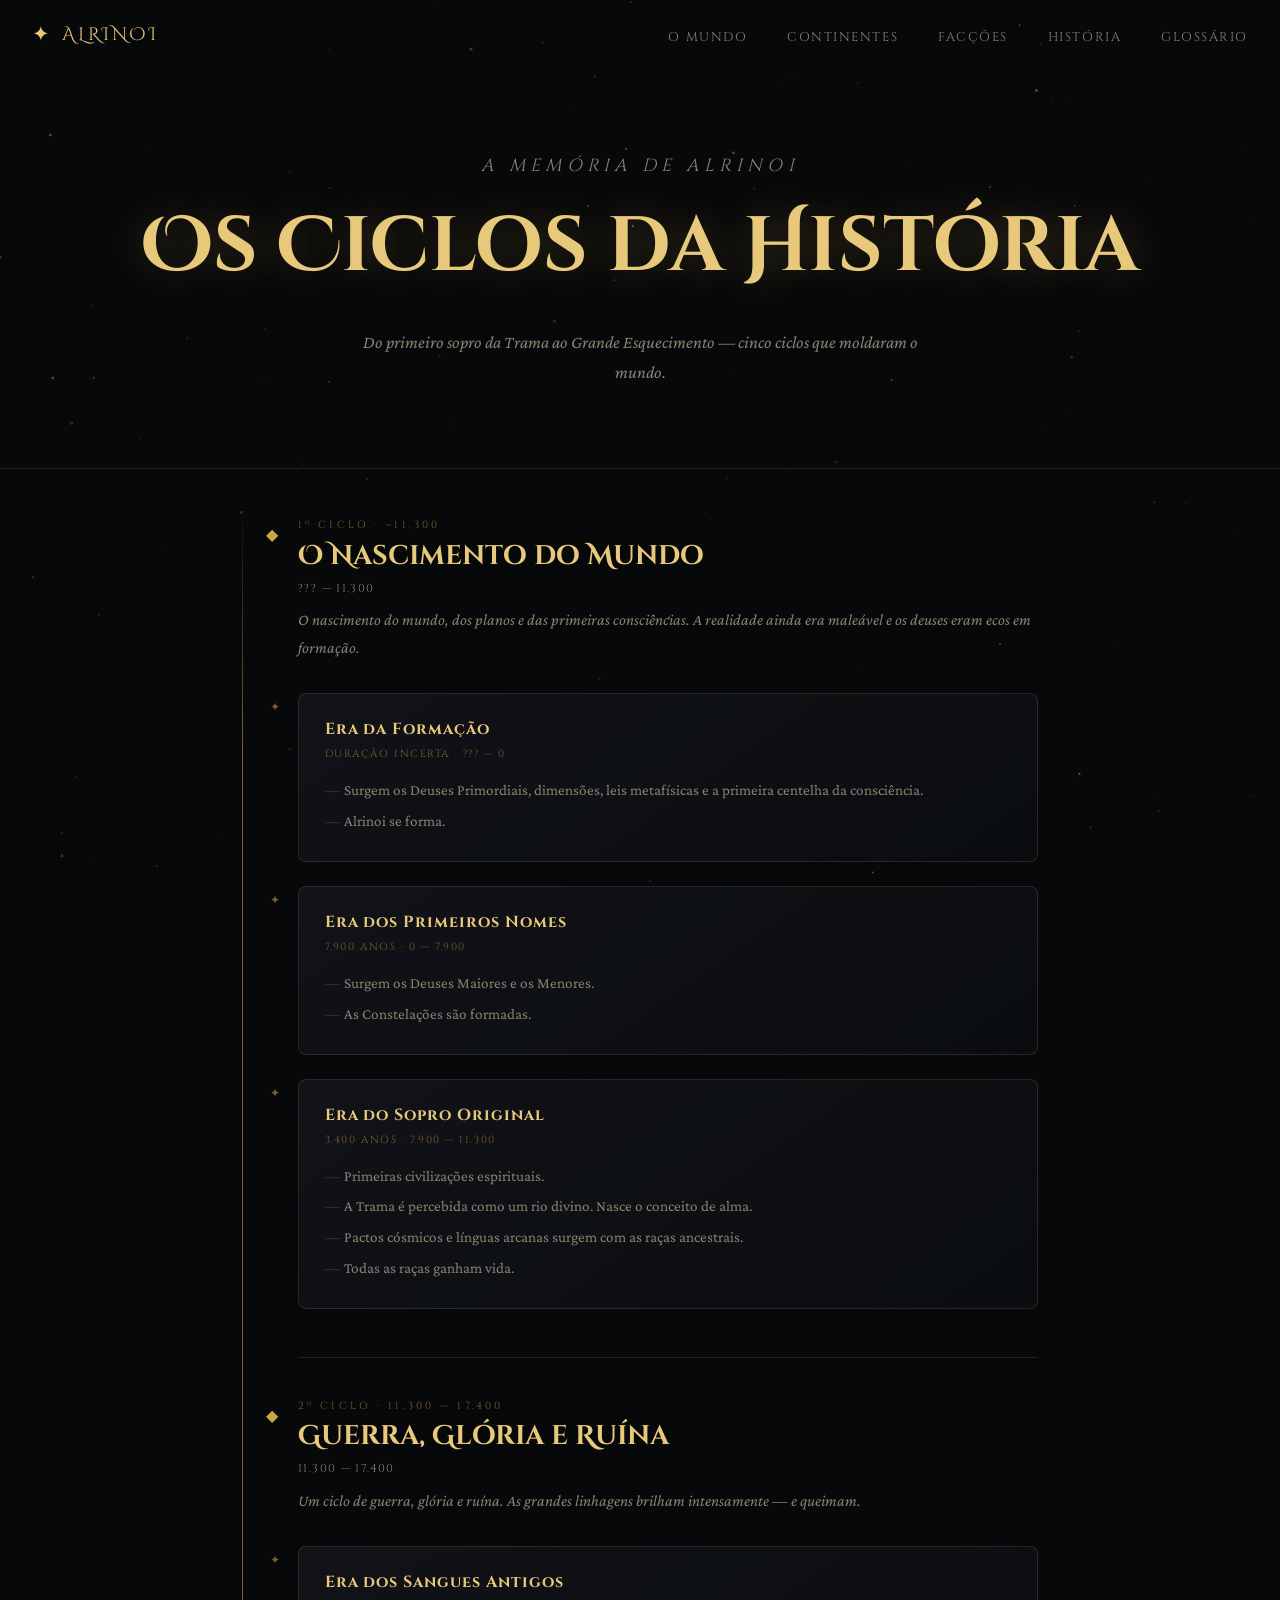
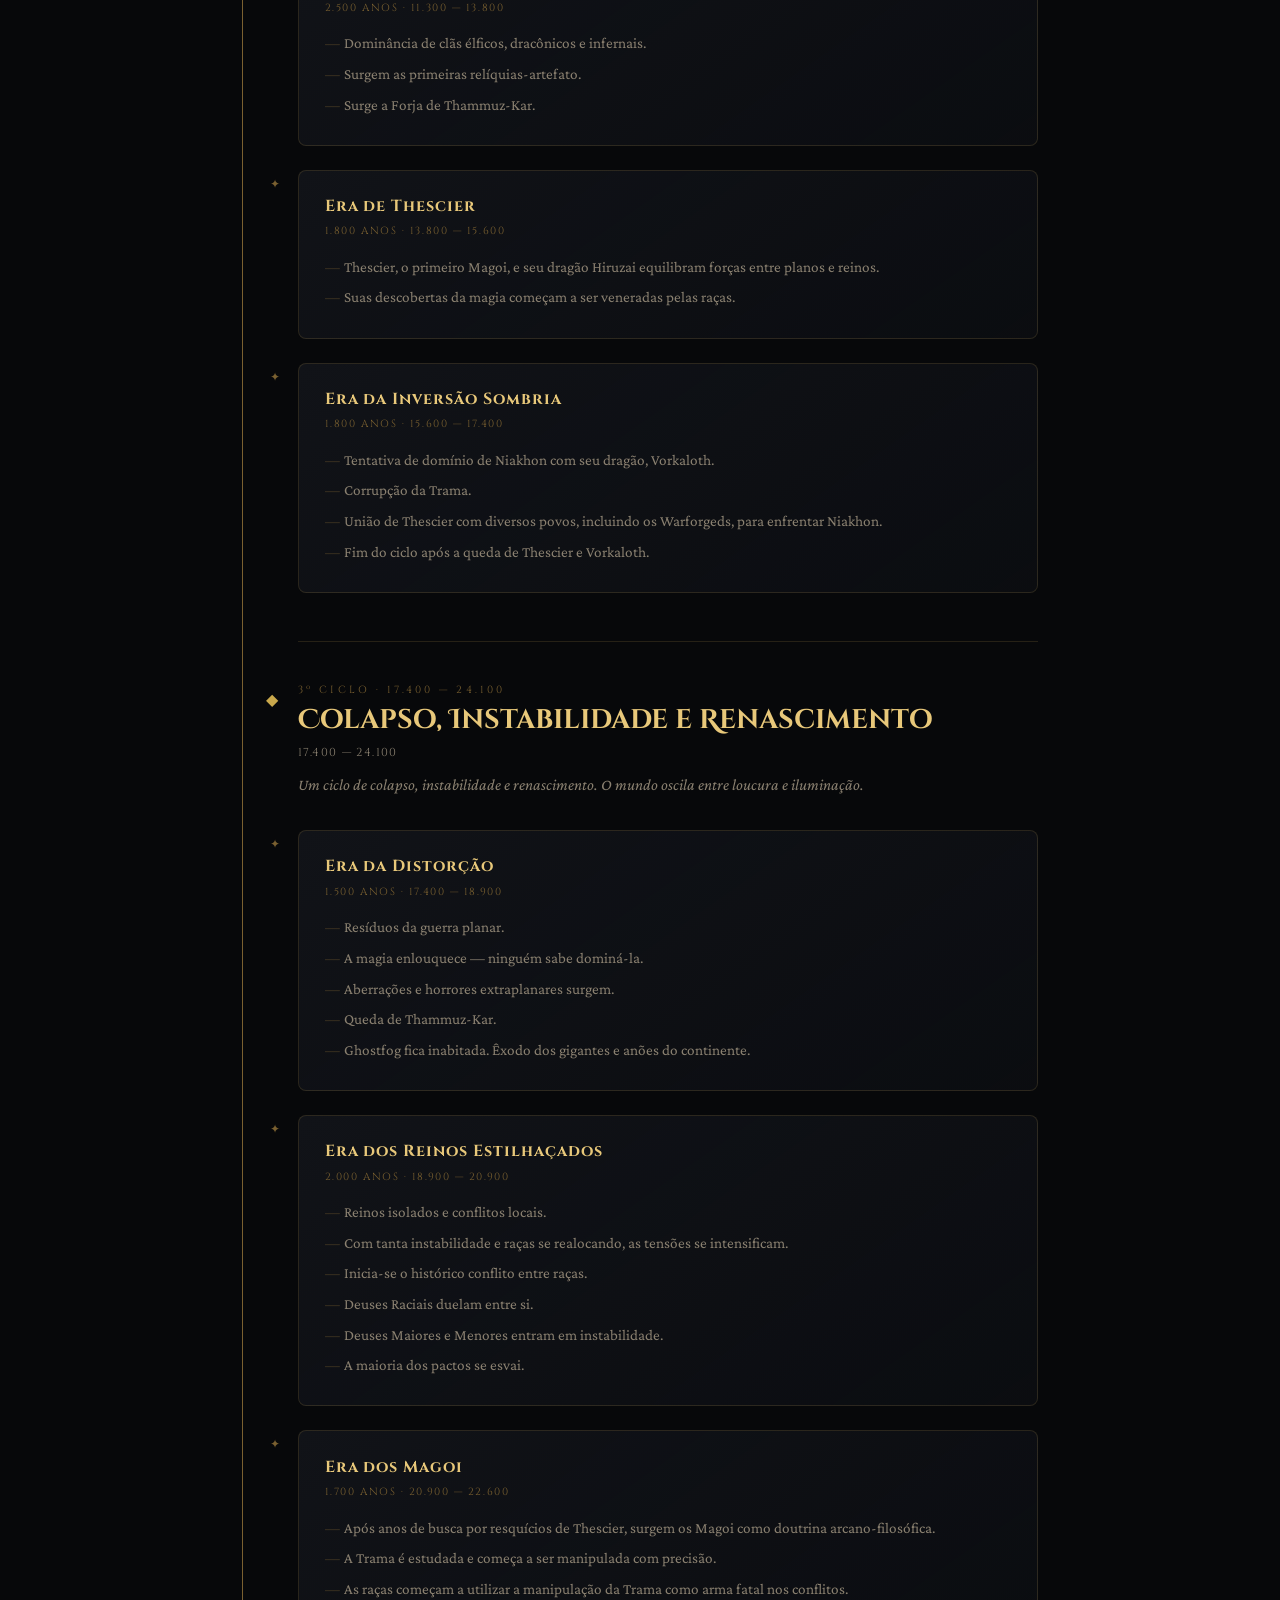
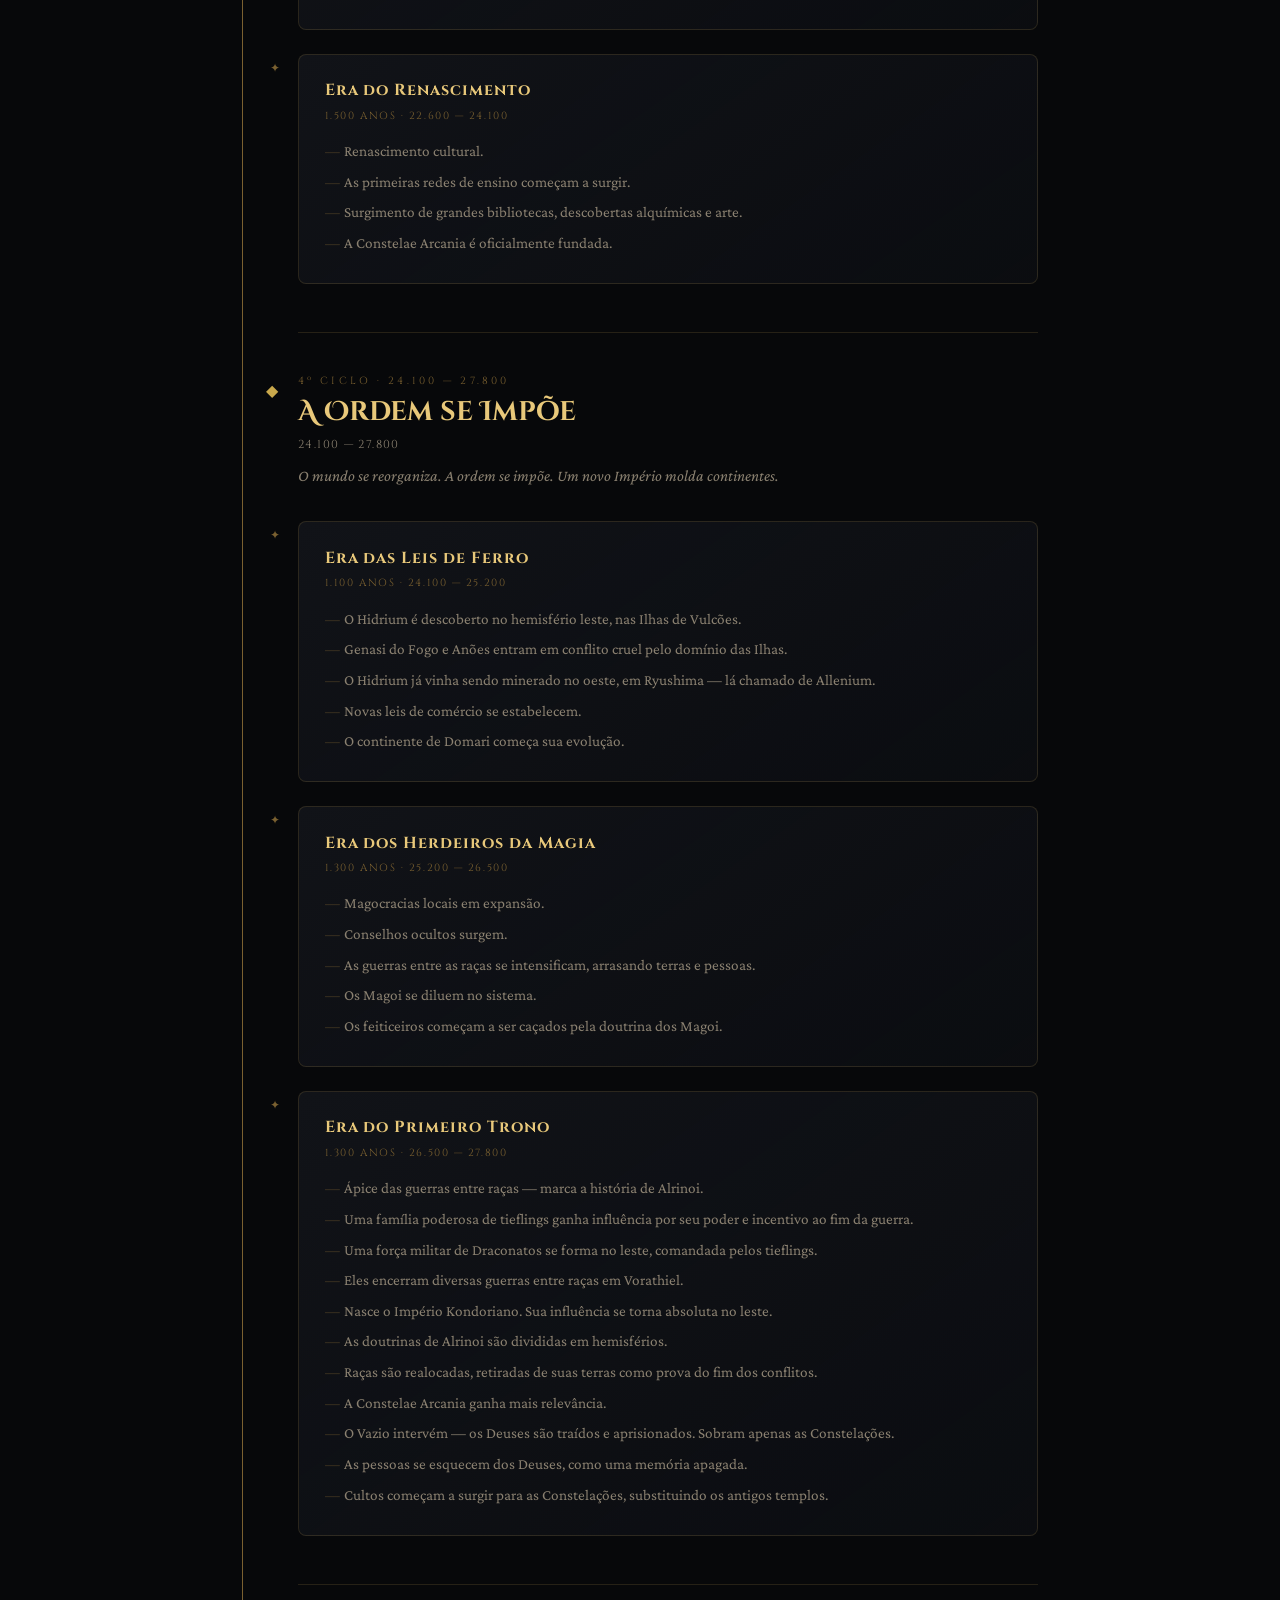
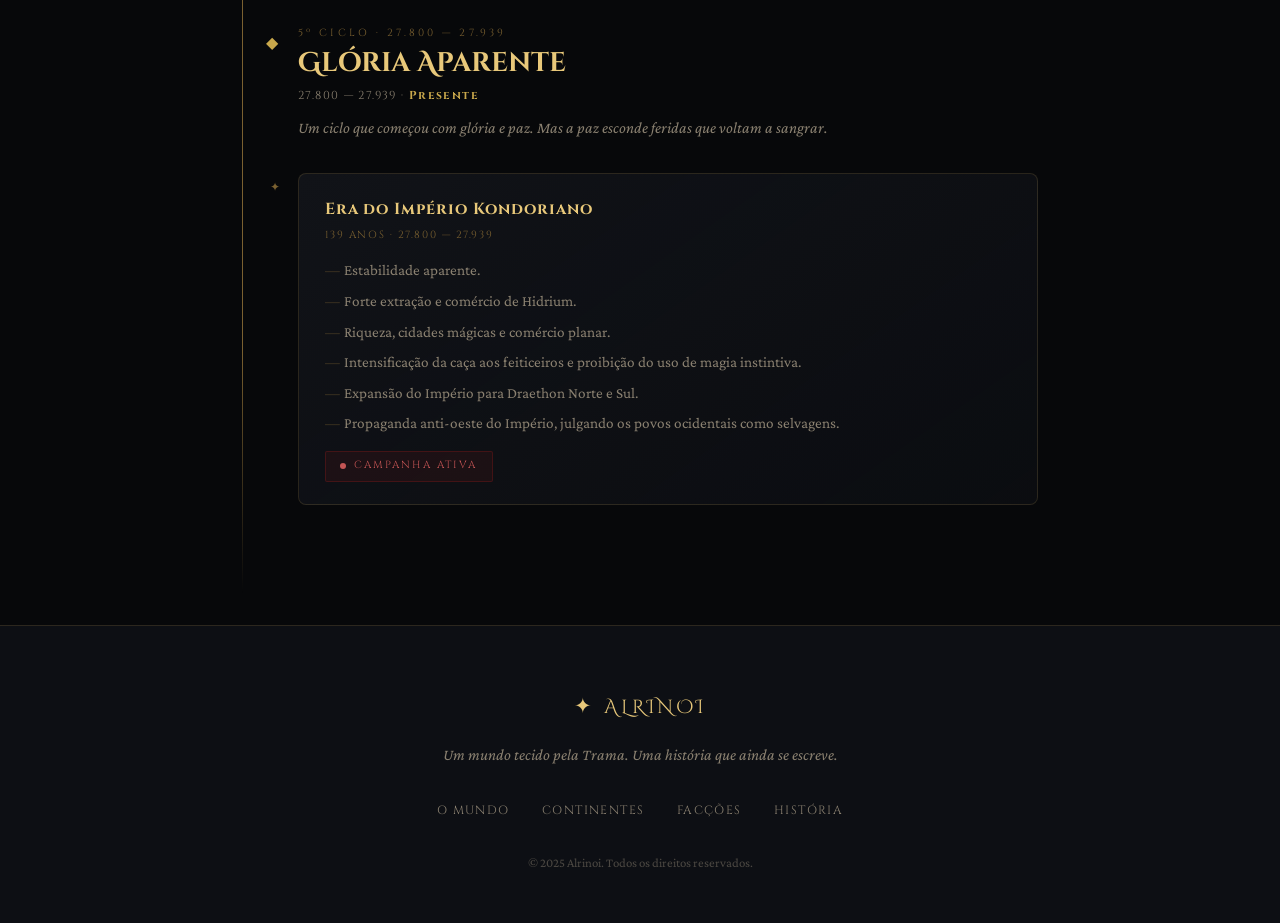
<file: historia/index.html>
<!DOCTYPE html>
<html lang="pt-BR">
<head>
  <meta charset="UTF-8">
  <meta name="viewport" content="width=device-width, initial-scale=1.0">
  <title>História — Alrinoi</title>
  <meta name="description" content="A história de Alrinoi através dos ciclos e eras — desde a criação da Trama até o Grande Esquecimento.">
  <link rel="stylesheet" href="/css/style.css">
  <link rel="preconnect" href="https://fonts.googleapis.com">
  <link rel="preconnect" href="https://fonts.gstatic.com" crossorigin>
  <link href="https://fonts.googleapis.com/css2?family=Cinzel+Decorative:wght@400;700;900&family=Cinzel:wght@400;500;600;700&family=Crimson+Pro:ital,wght@0,300;0,400;0,500;1,300;1,400&display=swap" rel="stylesheet">
  <style>
    .timeline {
      max-width: 860px;
      margin: 0 auto;
      padding: 2rem 2rem 6rem;
      position: relative;
      z-index: 2;
    }
    .timeline::before {
      content: '';
      position: absolute;
      left: 2rem;
      top: 2rem;
      bottom: 2rem;
      width: 1px;
      background: linear-gradient(to bottom, transparent, var(--gold-dim) 5%, var(--gold-dim) 95%, transparent);
    }

    /* Ciclo header */
    .ciclo-header {
      padding-left: 3.5rem;
      margin-bottom: 2rem;
      margin-top: 1rem;
      position: relative;
    }
    .ciclo-header::before {
      content: '◆';
      position: absolute;
      left: calc(2rem - 0.55em + 1px);
      top: 0.1em;
      color: var(--gold);
      font-size: 1rem;
      background: var(--black);
      padding: 0.15rem 0;
    }
    .ciclo-number {
      font-family: var(--font-heading);
      font-size: 0.65rem;
      letter-spacing: 0.3em;
      text-transform: uppercase;
      color: var(--gold-dim);
      margin-bottom: 0.3rem;
    }
    .ciclo-header h2 {
      font-family: var(--font-display);
      font-size: clamp(1.2rem, 2.5vw, 1.7rem);
      color: var(--gold-light);
      margin-bottom: 0.4rem;
      line-height: 1.2;
    }
    .ciclo-dates {
      font-family: var(--font-heading);
      font-size: 0.72rem;
      color: var(--text-dim);
      letter-spacing: 0.12em;
      display: block;
      margin-bottom: 0.5rem;
    }
    .ciclo-desc {
      color: var(--text-dim);
      font-style: italic;
      font-size: 1rem;
      line-height: 1.7;
    }

    /* Era card */
    .era-card {
      padding-left: 3.5rem;
      margin-bottom: 1.5rem;
      position: relative;
    }
    .era-card::before {
      content: '✦';
      position: absolute;
      left: calc(2rem - 0.45em + 1px);
      top: 0.2em;
      color: var(--gold-dim);
      font-size: 0.75rem;
      background: var(--black);
      padding: 0.1rem 0;
    }
    .era-inner {
      padding: 1.4rem 1.6rem;
      background: linear-gradient(145deg, var(--dark-card), rgba(13,15,20,0.7));
      border: 1px solid var(--border);
      border-radius: var(--radius-lg);
      transition: border-color var(--transition);
    }
    .era-card:hover .era-inner {
      border-color: var(--border-glow);
    }
    .era-name {
      font-family: var(--font-heading);
      font-size: 1rem;
      color: var(--gold-light);
      letter-spacing: 0.06em;
      margin-bottom: 0.2rem;
    }
    .era-duration {
      font-family: var(--font-heading);
      font-size: 0.65rem;
      letter-spacing: 0.15em;
      color: var(--gold-dim);
      text-transform: uppercase;
      display: block;
      margin-bottom: 0.8rem;
    }
    .era-events {
      list-style: none;
      padding: 0;
      margin: 0;
    }
    .era-events li {
      position: relative;
      padding-left: 1.2rem;
      color: var(--text-dim);
      font-size: 0.95rem;
      line-height: 1.7;
      margin-bottom: 0.3rem;
    }
    .era-events li::before {
      content: '—';
      position: absolute;
      left: 0;
      color: var(--gold-dim);
      opacity: 0.5;
    }

    /* Ciclo divider */
    .ciclo-divider {
      padding-left: 3.5rem;
      margin: 3rem 0 2.5rem;
    }
    .ciclo-divider hr {
      border: none;
      border-top: 1px solid var(--border);
    }

    /* Active campaign badge */
    .campaign-badge {
      display: inline-flex;
      align-items: center;
      gap: 0.5rem;
      padding: 0.35rem 0.9rem;
      background: rgba(139,26,26,0.12);
      border: 1px solid rgba(139,26,26,0.35);
      color: #c45555;
      font-family: var(--font-heading);
      font-size: 0.65rem;
      letter-spacing: 0.2em;
      text-transform: uppercase;
      border-radius: 2px;
      margin-top: 0.6rem;
    }
    .campaign-badge::before {
      content: '';
      width: 6px; height: 6px;
      border-radius: 50%;
      background: #c45555;
      animation: blink 1.4s ease-in-out infinite;
    }
    @keyframes blink {
      0%,100% { opacity: 1; }
      50% { opacity: 0.2; }
    }
  </style>
</head>
<body>
  <canvas id="starfield"></canvas>

  <nav class="navbar scrolled" id="navbar">
    <div class="nav-inner">
      <a href="/" class="nav-logo">
        <span class="logo-symbol">✦</span>
        <span class="logo-text">ALRINOI</span>
      </a>
      <ul class="nav-links">
        <li><a href="/">O Mundo</a></li>
        <li><a href="/continentes/">Continentes</a></li>
        <li><a href="/faccoes/">Facções</a></li>
        <li><a href="/historia/" class="active">História</a></li>
        <li><a href="/glossario/">Glossário</a></li>
      </ul>
      <button class="nav-toggle" id="navToggle">☰</button>
    </div>
  </nav>

  <div class="page-hero">
    <p class="page-hero-eyebrow">A Memória de Alrinoi</p>
    <h1>Os Ciclos da História</h1>
    <p>Do primeiro sopro da Trama ao Grande Esquecimento — cinco ciclos que moldaram o mundo.</p>
  </div>

  <div class="timeline">

    <!-- ═══════════════════════════════════ 1º CICLO -->
    <div class="ciclo-header reveal">
      <p class="ciclo-number">1º Ciclo · ~11.300</p>
      <h2>O Nascimento do Mundo</h2>
      <span class="ciclo-dates">??? — 11.300</span>
      <p class="ciclo-desc">O nascimento do mundo, dos planos e das primeiras consciências. A realidade ainda era maleável e os deuses eram ecos em formação.</p>
    </div>

    <div class="era-card reveal">
      <div class="era-inner">
        <h3 class="era-name">Era da Formação</h3>
        <span class="era-duration">Duração incerta · ??? — 0</span>
        <ul class="era-events">
          <li>Surgem os Deuses Primordiais, dimensões, leis metafísicas e a primeira centelha da consciência.</li>
          <li>Alrinoi se forma.</li>
        </ul>
      </div>
    </div>

    <div class="era-card reveal">
      <div class="era-inner">
        <h3 class="era-name">Era dos Primeiros Nomes</h3>
        <span class="era-duration">7.900 anos · 0 — 7.900</span>
        <ul class="era-events">
          <li>Surgem os Deuses Maiores e os Menores.</li>
          <li>As Constelações são formadas.</li>
        </ul>
      </div>
    </div>

    <div class="era-card reveal">
      <div class="era-inner">
        <h3 class="era-name">Era do Sopro Original</h3>
        <span class="era-duration">3.400 anos · 7.900 — 11.300</span>
        <ul class="era-events">
          <li>Primeiras civilizações espirituais.</li>
          <li>A Trama é percebida como um rio divino. Nasce o conceito de alma.</li>
          <li>Pactos cósmicos e línguas arcanas surgem com as raças ancestrais.</li>
          <li>Todas as raças ganham vida.</li>
        </ul>
      </div>
    </div>

    <div class="ciclo-divider"><hr></div>

    <!-- ═══════════════════════════════════ 2º CICLO -->
    <div class="ciclo-header reveal">
      <p class="ciclo-number">2º Ciclo · 11.300 — 17.400</p>
      <h2>Guerra, Glória e Ruína</h2>
      <span class="ciclo-dates">11.300 — 17.400</span>
      <p class="ciclo-desc">Um ciclo de guerra, glória e ruína. As grandes linhagens brilham intensamente — e queimam.</p>
    </div>

    <div class="era-card reveal">
      <div class="era-inner">
        <h3 class="era-name">Era dos Sangues Antigos</h3>
        <span class="era-duration">2.500 anos · 11.300 — 13.800</span>
        <ul class="era-events">
          <li>Dominância de clãs élficos, dracônicos e infernais.</li>
          <li>Surgem as primeiras relíquias-artefato.</li>
          <li>Surge a Forja de Thammuz-Kar.</li>
        </ul>
      </div>
    </div>

    <div class="era-card reveal">
      <div class="era-inner">
        <h3 class="era-name">Era de Thescier</h3>
        <span class="era-duration">1.800 anos · 13.800 — 15.600</span>
        <ul class="era-events">
          <li>Thescier, o primeiro Magoi, e seu dragão Hiruzai equilibram forças entre planos e reinos.</li>
          <li>Suas descobertas da magia começam a ser veneradas pelas raças.</li>
        </ul>
      </div>
    </div>

    <div class="era-card reveal">
      <div class="era-inner">
        <h3 class="era-name">Era da Inversão Sombria</h3>
        <span class="era-duration">1.800 anos · 15.600 — 17.400</span>
        <ul class="era-events">
          <li>Tentativa de domínio de Niakhon com seu dragão, Vorkaloth.</li>
          <li>Corrupção da Trama.</li>
          <li>União de Thescier com diversos povos, incluindo os Warforgeds, para enfrentar Niakhon.</li>
          <li>Fim do ciclo após a queda de Thescier e Vorkaloth.</li>
        </ul>
      </div>
    </div>

    <div class="ciclo-divider"><hr></div>

    <!-- ═══════════════════════════════════ 3º CICLO -->
    <div class="ciclo-header reveal">
      <p class="ciclo-number">3º Ciclo · 17.400 — 24.100</p>
      <h2>Colapso, Instabilidade e Renascimento</h2>
      <span class="ciclo-dates">17.400 — 24.100</span>
      <p class="ciclo-desc">Um ciclo de colapso, instabilidade e renascimento. O mundo oscila entre loucura e iluminação.</p>
    </div>

    <div class="era-card reveal">
      <div class="era-inner">
        <h3 class="era-name">Era da Distorção</h3>
        <span class="era-duration">1.500 anos · 17.400 — 18.900</span>
        <ul class="era-events">
          <li>Resíduos da guerra planar.</li>
          <li>A magia enlouquece — ninguém sabe dominá-la.</li>
          <li>Aberrações e horrores extraplanares surgem.</li>
          <li>Queda de Thammuz-Kar.</li>
          <li>Ghostfog fica inabitada. Êxodo dos gigantes e anões do continente.</li>
        </ul>
      </div>
    </div>

    <div class="era-card reveal">
      <div class="era-inner">
        <h3 class="era-name">Era dos Reinos Estilhaçados</h3>
        <span class="era-duration">2.000 anos · 18.900 — 20.900</span>
        <ul class="era-events">
          <li>Reinos isolados e conflitos locais.</li>
          <li>Com tanta instabilidade e raças se realocando, as tensões se intensificam.</li>
          <li>Inicia-se o histórico conflito entre raças.</li>
          <li>Deuses Raciais duelam entre si.</li>
          <li>Deuses Maiores e Menores entram em instabilidade.</li>
          <li>A maioria dos pactos se esvai.</li>
        </ul>
      </div>
    </div>

    <div class="era-card reveal">
      <div class="era-inner">
        <h3 class="era-name">Era dos Magoi</h3>
        <span class="era-duration">1.700 anos · 20.900 — 22.600</span>
        <ul class="era-events">
          <li>Após anos de busca por resquícios de Thescier, surgem os Magoi como doutrina arcano-filosófica.</li>
          <li>A Trama é estudada e começa a ser manipulada com precisão.</li>
          <li>As raças começam a utilizar a manipulação da Trama como arma fatal nos conflitos.</li>
        </ul>
      </div>
    </div>

    <div class="era-card reveal">
      <div class="era-inner">
        <h3 class="era-name">Era do Renascimento</h3>
        <span class="era-duration">1.500 anos · 22.600 — 24.100</span>
        <ul class="era-events">
          <li>Renascimento cultural.</li>
          <li>As primeiras redes de ensino começam a surgir.</li>
          <li>Surgimento de grandes bibliotecas, descobertas alquímicas e arte.</li>
          <li>A Constelae Arcania é oficialmente fundada.</li>
        </ul>
      </div>
    </div>

    <div class="ciclo-divider"><hr></div>

    <!-- ═══════════════════════════════════ 4º CICLO -->
    <div class="ciclo-header reveal">
      <p class="ciclo-number">4º Ciclo · 24.100 — 27.800</p>
      <h2>A Ordem se Impõe</h2>
      <span class="ciclo-dates">24.100 — 27.800</span>
      <p class="ciclo-desc">O mundo se reorganiza. A ordem se impõe. Um novo Império molda continentes.</p>
    </div>

    <div class="era-card reveal">
      <div class="era-inner">
        <h3 class="era-name">Era das Leis de Ferro</h3>
        <span class="era-duration">1.100 anos · 24.100 — 25.200</span>
        <ul class="era-events">
          <li>O Hidrium é descoberto no hemisfério leste, nas Ilhas de Vulcões.</li>
          <li>Genasi do Fogo e Anões entram em conflito cruel pelo domínio das Ilhas.</li>
          <li>O Hidrium já vinha sendo minerado no oeste, em Ryushima — lá chamado de Allenium.</li>
          <li>Novas leis de comércio se estabelecem.</li>
          <li>O continente de Domari começa sua evolução.</li>
        </ul>
      </div>
    </div>

    <div class="era-card reveal">
      <div class="era-inner">
        <h3 class="era-name">Era dos Herdeiros da Magia</h3>
        <span class="era-duration">1.300 anos · 25.200 — 26.500</span>
        <ul class="era-events">
          <li>Magocracias locais em expansão.</li>
          <li>Conselhos ocultos surgem.</li>
          <li>As guerras entre as raças se intensificam, arrasando terras e pessoas.</li>
          <li>Os Magoi se diluem no sistema.</li>
          <li>Os feiticeiros começam a ser caçados pela doutrina dos Magoi.</li>
        </ul>
      </div>
    </div>

    <div class="era-card reveal">
      <div class="era-inner">
        <h3 class="era-name">Era do Primeiro Trono</h3>
        <span class="era-duration">1.300 anos · 26.500 — 27.800</span>
        <ul class="era-events">
          <li>Ápice das guerras entre raças — marca a história de Alrinoi.</li>
          <li>Uma família poderosa de tieflings ganha influência por seu poder e incentivo ao fim da guerra.</li>
          <li>Uma força militar de Draconatos se forma no leste, comandada pelos tieflings.</li>
          <li>Eles encerram diversas guerras entre raças em Vorathiel.</li>
          <li>Nasce o Império Kondoriano. Sua influência se torna absoluta no leste.</li>
          <li>As doutrinas de Alrinoi são divididas em hemisférios.</li>
          <li>Raças são realocadas, retiradas de suas terras como prova do fim dos conflitos.</li>
          <li>A Constelae Arcania ganha mais relevância.</li>
          <li>O Vazio intervém — os Deuses são traídos e aprisionados. Sobram apenas as Constelações.</li>
          <li>As pessoas se esquecem dos Deuses, como uma memória apagada.</li>
          <li>Cultos começam a surgir para as Constelações, substituindo os antigos templos.</li>
        </ul>
      </div>
    </div>

    <div class="ciclo-divider"><hr></div>

    <!-- ═══════════════════════════════════ 5º CICLO -->
    <div class="ciclo-header reveal">
      <p class="ciclo-number">5º Ciclo · 27.800 — 27.939</p>
      <h2>Glória Aparente</h2>
      <span class="ciclo-dates">27.800 — 27.939 · <strong style="color:var(--gold)">Presente</strong></span>
      <p class="ciclo-desc">Um ciclo que começou com glória e paz. Mas a paz esconde feridas que voltam a sangrar.</p>
    </div>

    <div class="era-card reveal">
      <div class="era-inner">
        <h3 class="era-name">Era do Império Kondoriano</h3>
        <span class="era-duration">139 anos · 27.800 — 27.939</span>
        <ul class="era-events">
          <li>Estabilidade aparente.</li>
          <li>Forte extração e comércio de Hidrium.</li>
          <li>Riqueza, cidades mágicas e comércio planar.</li>
          <li>Intensificação da caça aos feiticeiros e proibição do uso de magia instintiva.</li>
          <li>Expansão do Império para Draethon Norte e Sul.</li>
          <li>Propaganda anti-oeste do Império, julgando os povos ocidentais como selvagens.</li>
        </ul>
        <div class="campaign-badge">Campanha Ativa</div>
      </div>
    </div>

  </div><!-- .timeline -->

  <footer class="site-footer">
    <div class="footer-inner">
      <div class="footer-logo">
        <span class="logo-symbol">✦</span>
        <span class="logo-text">ALRINOI</span>
      </div>
      <p class="footer-tagline">Um mundo tecido pela Trama. Uma história que ainda se escreve.</p>
      <div class="footer-links">
        <a href="/">O Mundo</a>
        <a href="/continentes/">Continentes</a>
        <a href="/faccoes/">Facções</a>
        <a href="/historia/">História</a>
      </div>
      <p class="footer-copy">© 2025 Alrinoi. Todos os direitos reservados.</p>
    </div>
  </footer>

  <script src="/js/main.js"></script>
</body>
</html>
</file>
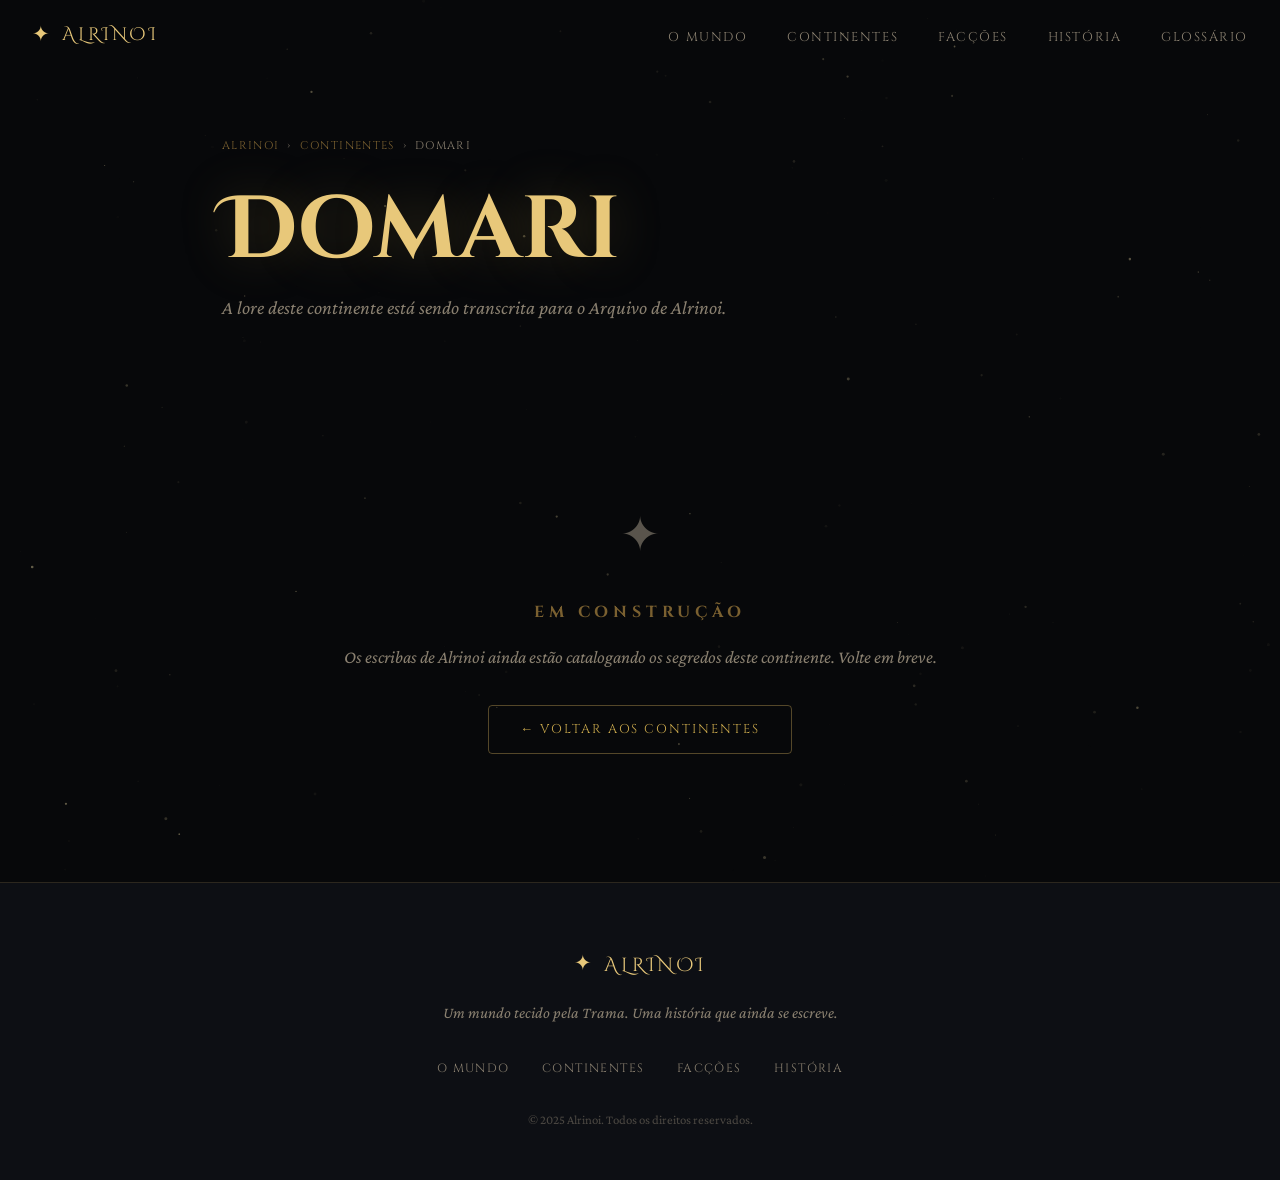
<file: continentes/domari/index.html>
<!DOCTYPE html>
<html lang="pt-BR">
<head>
  <meta charset="UTF-8">
  <meta name="viewport" content="width=device-width, initial-scale=1.0">
  <title>Domari — Alrinoi</title>
  <link rel="stylesheet" href="/css/style.css">
  <link rel="preconnect" href="https://fonts.googleapis.com">
  <link rel="preconnect" href="https://fonts.gstatic.com" crossorigin>
  <link href="https://fonts.googleapis.com/css2?family=Cinzel+Decorative:wght@400;700;900&family=Cinzel:wght@400;500;600;700&family=Crimson+Pro:ital,wght@0,300;0,400;0,500;1,300;1,400&display=swap" rel="stylesheet">
  <style>
    .wip-section{position:relative;z-index:2;max-width:700px;margin:0 auto;padding:4rem 2rem 8rem;text-align:center}
    .wip-icon{font-size:3rem;margin-bottom:1.5rem;opacity:.4}
    .wip-section h2{font-family:var(--font-heading);font-size:1rem;letter-spacing:.3em;text-transform:uppercase;color:var(--gold-dim);margin-bottom:1rem}
    .wip-section p{color:var(--text-dim);font-style:italic;margin-bottom:2rem}
  </style>
</head>
<body>
  <canvas id="starfield"></canvas>
  <nav class="navbar scrolled" id="navbar">
    <div class="nav-inner">
      <a href="/" class="nav-logo"><span class="logo-symbol">✦</span><span class="logo-text">ALRINOI</span></a>
      <ul class="nav-links">
        <li><a href="/">O Mundo</a></li>
        <li><a href="/continentes/" class="active">Continentes</a></li>
        <li><a href="/faccoes/">Facções</a></li>
        <li><a href="/historia/">História</a></li>
        <li><a href="/glossario/">Glossário</a></li>
      </ul>
      <button class="nav-toggle" id="navToggle">☰</button>
    </div>
  </nav>
  <div class="continent-detail-hero">
    <div class="breadcrumb">
      <a href="/">Alrinoi</a><span>›</span>
      <a href="/continentes/">Continentes</a><span>›</span>
      <span>Domari</span>
    </div>
    <h1>Domari</h1>
    <p class="hero-desc">A lore deste continente está sendo transcrita para o Arquivo de Alrinoi.</p>
  </div>
  <div class="wip-section">
    <div class="wip-icon">✦</div>
    <h2>Em Construção</h2>
    <p>Os escribas de Alrinoi ainda estão catalogando os segredos deste continente. Volte em breve.</p>
    <a href="/continentes/" class="btn-ghost">← Voltar aos Continentes</a>
  </div>
  <footer class="site-footer">
    <div class="footer-inner">
      <div class="footer-logo"><span class="logo-symbol">✦</span><span class="logo-text">ALRINOI</span></div>
      <p class="footer-tagline">Um mundo tecido pela Trama. Uma história que ainda se escreve.</p>
      <div class="footer-links">
        <a href="/">O Mundo</a><a href="/continentes/">Continentes</a><a href="/faccoes/">Facções</a><a href="/historia/">História</a>
      </div>
      <p class="footer-copy">© 2025 Alrinoi. Todos os direitos reservados.</p>
    </div>
  </footer>
  <script src="/js/main.js"></script>
</body>
</html>
</file>
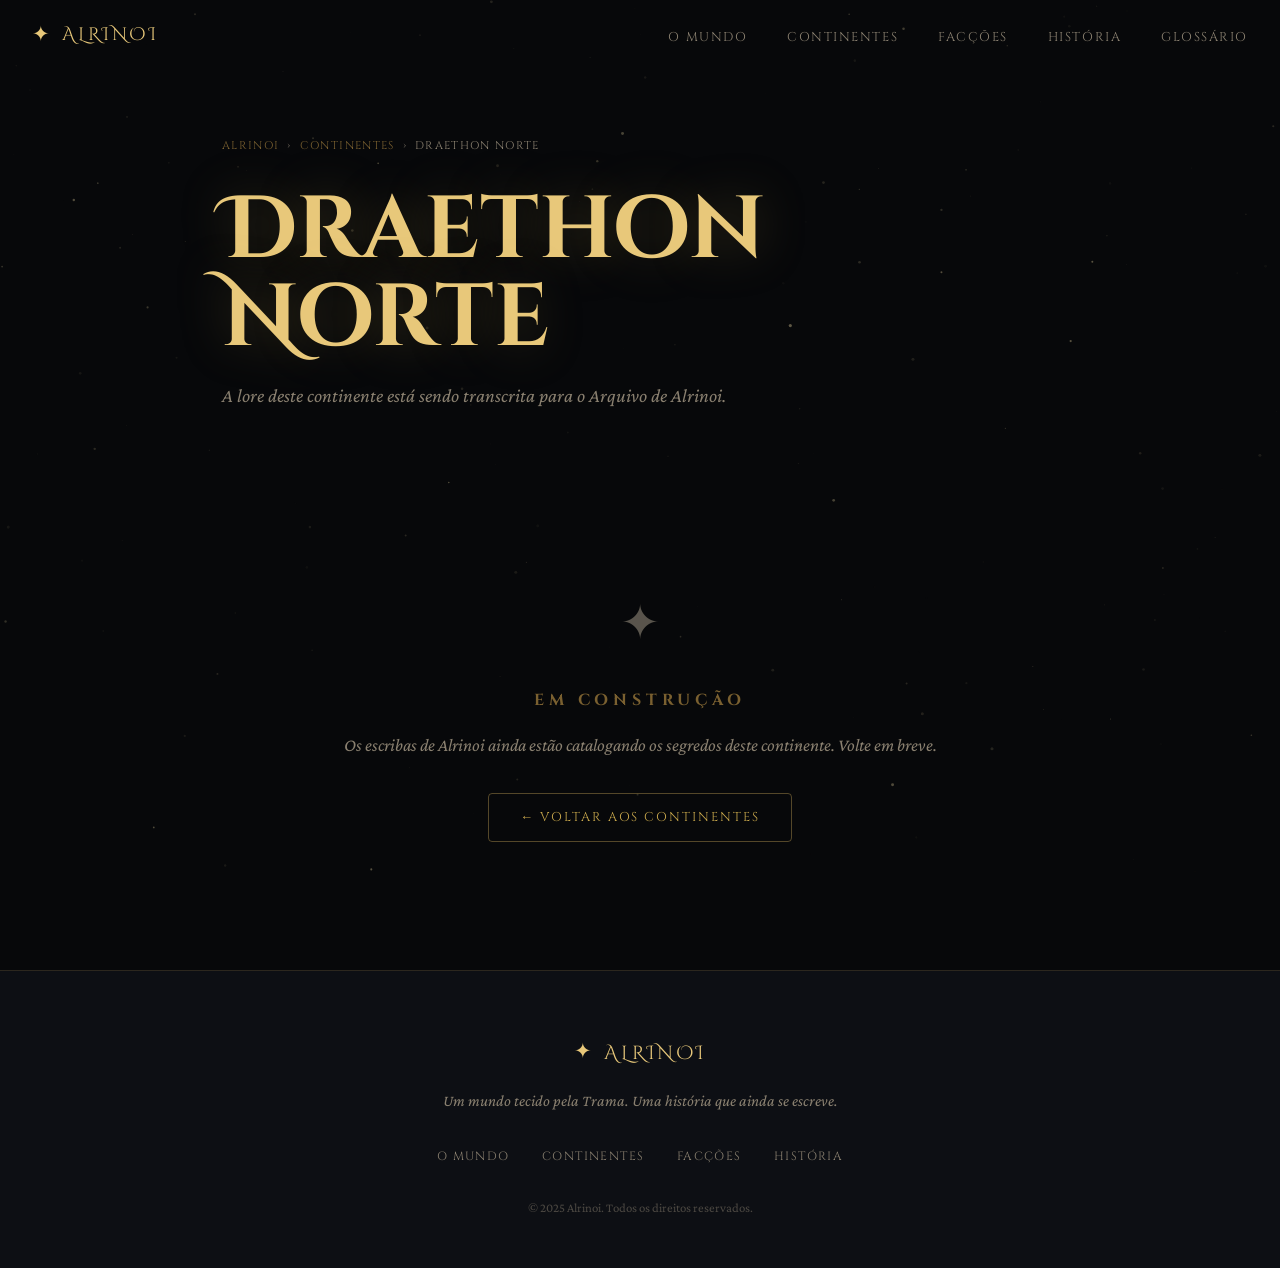
<file: continentes/draethon-norte/index.html>
<!DOCTYPE html>
<html lang="pt-BR">
<head>
  <meta charset="UTF-8">
  <meta name="viewport" content="width=device-width, initial-scale=1.0">
  <title>Draethon Norte — Alrinoi</title>
  <link rel="stylesheet" href="/css/style.css">
  <link rel="preconnect" href="https://fonts.googleapis.com">
  <link rel="preconnect" href="https://fonts.gstatic.com" crossorigin>
  <link href="https://fonts.googleapis.com/css2?family=Cinzel+Decorative:wght@400;700;900&family=Cinzel:wght@400;500;600;700&family=Crimson+Pro:ital,wght@0,300;0,400;0,500;1,300;1,400&display=swap" rel="stylesheet">
  <style>
    .wip-section{position:relative;z-index:2;max-width:700px;margin:0 auto;padding:4rem 2rem 8rem;text-align:center}
    .wip-icon{font-size:3rem;margin-bottom:1.5rem;opacity:.4}
    .wip-section h2{font-family:var(--font-heading);font-size:1rem;letter-spacing:.3em;text-transform:uppercase;color:var(--gold-dim);margin-bottom:1rem}
    .wip-section p{color:var(--text-dim);font-style:italic;margin-bottom:2rem}
  </style>
</head>
<body>
  <canvas id="starfield"></canvas>
  <nav class="navbar scrolled" id="navbar">
    <div class="nav-inner">
      <a href="/" class="nav-logo"><span class="logo-symbol">✦</span><span class="logo-text">ALRINOI</span></a>
      <ul class="nav-links">
        <li><a href="/">O Mundo</a></li>
        <li><a href="/continentes/" class="active">Continentes</a></li>
        <li><a href="/faccoes/">Facções</a></li>
        <li><a href="/historia/">História</a></li>
        <li><a href="/glossario/">Glossário</a></li>
      </ul>
      <button class="nav-toggle" id="navToggle">☰</button>
    </div>
  </nav>
  <div class="continent-detail-hero">
    <div class="breadcrumb">
      <a href="/">Alrinoi</a><span>›</span>
      <a href="/continentes/">Continentes</a><span>›</span>
      <span>Draethon Norte</span>
    </div>
    <h1>Draethon Norte</h1>
    <p class="hero-desc">A lore deste continente está sendo transcrita para o Arquivo de Alrinoi.</p>
  </div>
  <div class="wip-section">
    <div class="wip-icon">✦</div>
    <h2>Em Construção</h2>
    <p>Os escribas de Alrinoi ainda estão catalogando os segredos deste continente. Volte em breve.</p>
    <a href="/continentes/" class="btn-ghost">← Voltar aos Continentes</a>
  </div>
  <footer class="site-footer">
    <div class="footer-inner">
      <div class="footer-logo"><span class="logo-symbol">✦</span><span class="logo-text">ALRINOI</span></div>
      <p class="footer-tagline">Um mundo tecido pela Trama. Uma história que ainda se escreve.</p>
      <div class="footer-links">
        <a href="/">O Mundo</a><a href="/continentes/">Continentes</a><a href="/faccoes/">Facções</a><a href="/historia/">História</a>
      </div>
      <p class="footer-copy">© 2025 Alrinoi. Todos os direitos reservados.</p>
    </div>
  </footer>
  <script src="/js/main.js"></script>
</body>
</html>
</file>
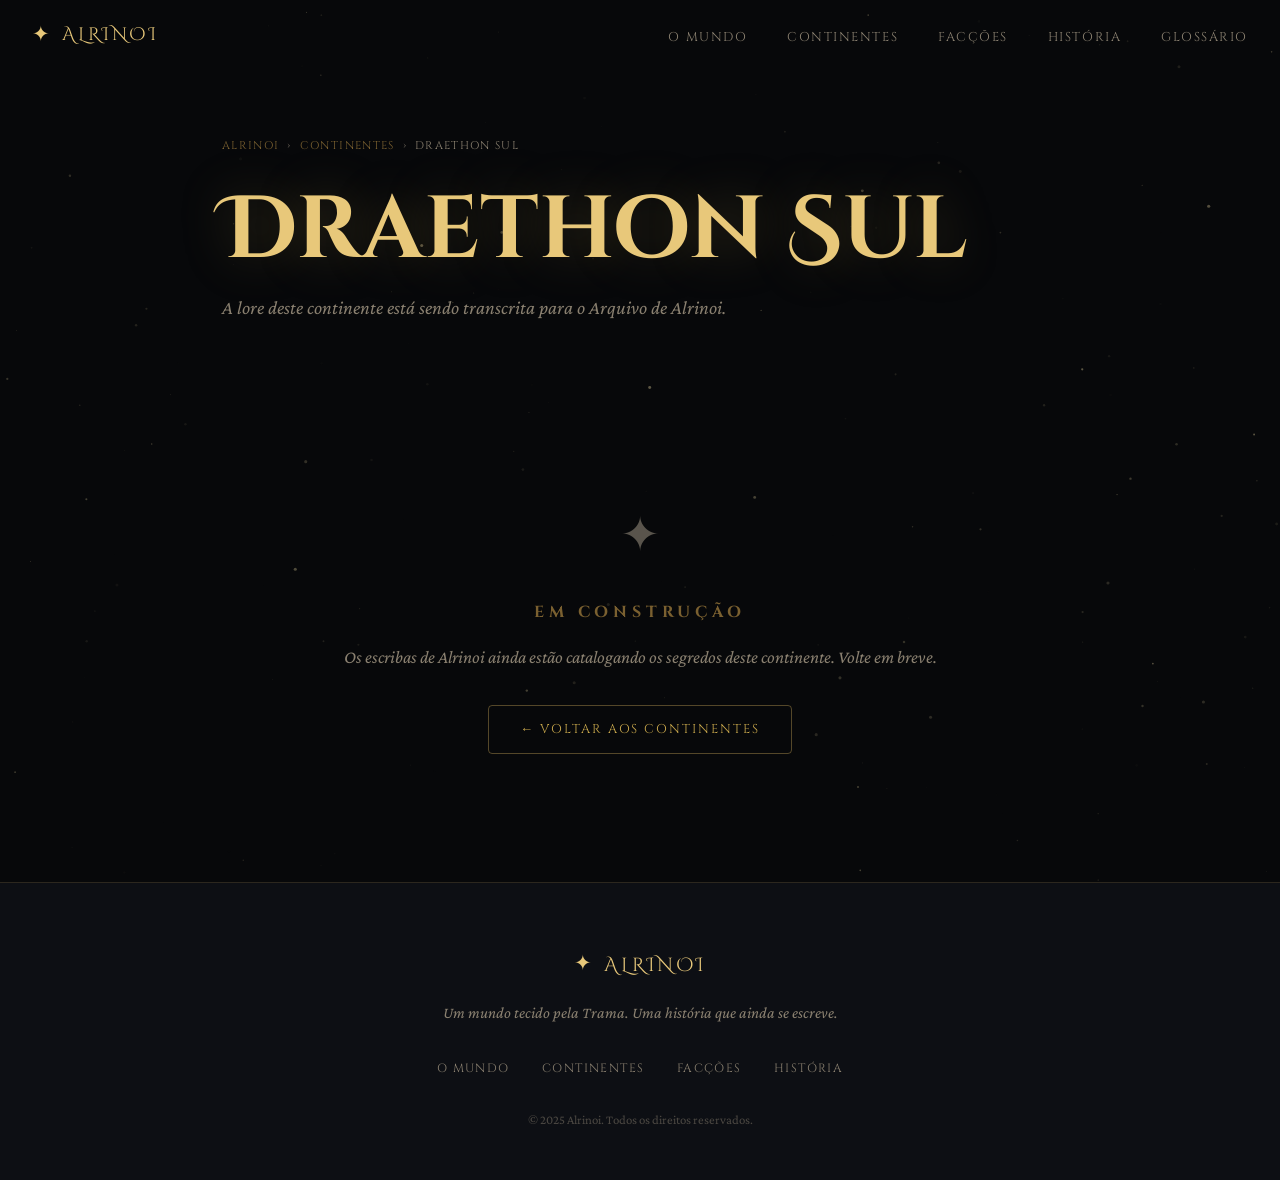
<file: continentes/draethon-sul/index.html>
<!DOCTYPE html>
<html lang="pt-BR">
<head>
  <meta charset="UTF-8">
  <meta name="viewport" content="width=device-width, initial-scale=1.0">
  <title>Draethon Sul — Alrinoi</title>
  <link rel="stylesheet" href="/css/style.css">
  <link rel="preconnect" href="https://fonts.googleapis.com">
  <link rel="preconnect" href="https://fonts.gstatic.com" crossorigin>
  <link href="https://fonts.googleapis.com/css2?family=Cinzel+Decorative:wght@400;700;900&family=Cinzel:wght@400;500;600;700&family=Crimson+Pro:ital,wght@0,300;0,400;0,500;1,300;1,400&display=swap" rel="stylesheet">
  <style>
    .wip-section{position:relative;z-index:2;max-width:700px;margin:0 auto;padding:4rem 2rem 8rem;text-align:center}
    .wip-icon{font-size:3rem;margin-bottom:1.5rem;opacity:.4}
    .wip-section h2{font-family:var(--font-heading);font-size:1rem;letter-spacing:.3em;text-transform:uppercase;color:var(--gold-dim);margin-bottom:1rem}
    .wip-section p{color:var(--text-dim);font-style:italic;margin-bottom:2rem}
  </style>
</head>
<body>
  <canvas id="starfield"></canvas>
  <nav class="navbar scrolled" id="navbar">
    <div class="nav-inner">
      <a href="/" class="nav-logo"><span class="logo-symbol">✦</span><span class="logo-text">ALRINOI</span></a>
      <ul class="nav-links">
        <li><a href="/">O Mundo</a></li>
        <li><a href="/continentes/" class="active">Continentes</a></li>
        <li><a href="/faccoes/">Facções</a></li>
        <li><a href="/historia/">História</a></li>
        <li><a href="/glossario/">Glossário</a></li>
      </ul>
      <button class="nav-toggle" id="navToggle">☰</button>
    </div>
  </nav>
  <div class="continent-detail-hero">
    <div class="breadcrumb">
      <a href="/">Alrinoi</a><span>›</span>
      <a href="/continentes/">Continentes</a><span>›</span>
      <span>Draethon Sul</span>
    </div>
    <h1>Draethon Sul</h1>
    <p class="hero-desc">A lore deste continente está sendo transcrita para o Arquivo de Alrinoi.</p>
  </div>
  <div class="wip-section">
    <div class="wip-icon">✦</div>
    <h2>Em Construção</h2>
    <p>Os escribas de Alrinoi ainda estão catalogando os segredos deste continente. Volte em breve.</p>
    <a href="/continentes/" class="btn-ghost">← Voltar aos Continentes</a>
  </div>
  <footer class="site-footer">
    <div class="footer-inner">
      <div class="footer-logo"><span class="logo-symbol">✦</span><span class="logo-text">ALRINOI</span></div>
      <p class="footer-tagline">Um mundo tecido pela Trama. Uma história que ainda se escreve.</p>
      <div class="footer-links">
        <a href="/">O Mundo</a><a href="/continentes/">Continentes</a><a href="/faccoes/">Facções</a><a href="/historia/">História</a>
      </div>
      <p class="footer-copy">© 2025 Alrinoi. Todos os direitos reservados.</p>
    </div>
  </footer>
  <script src="/js/main.js"></script>
</body>
</html>
</file>
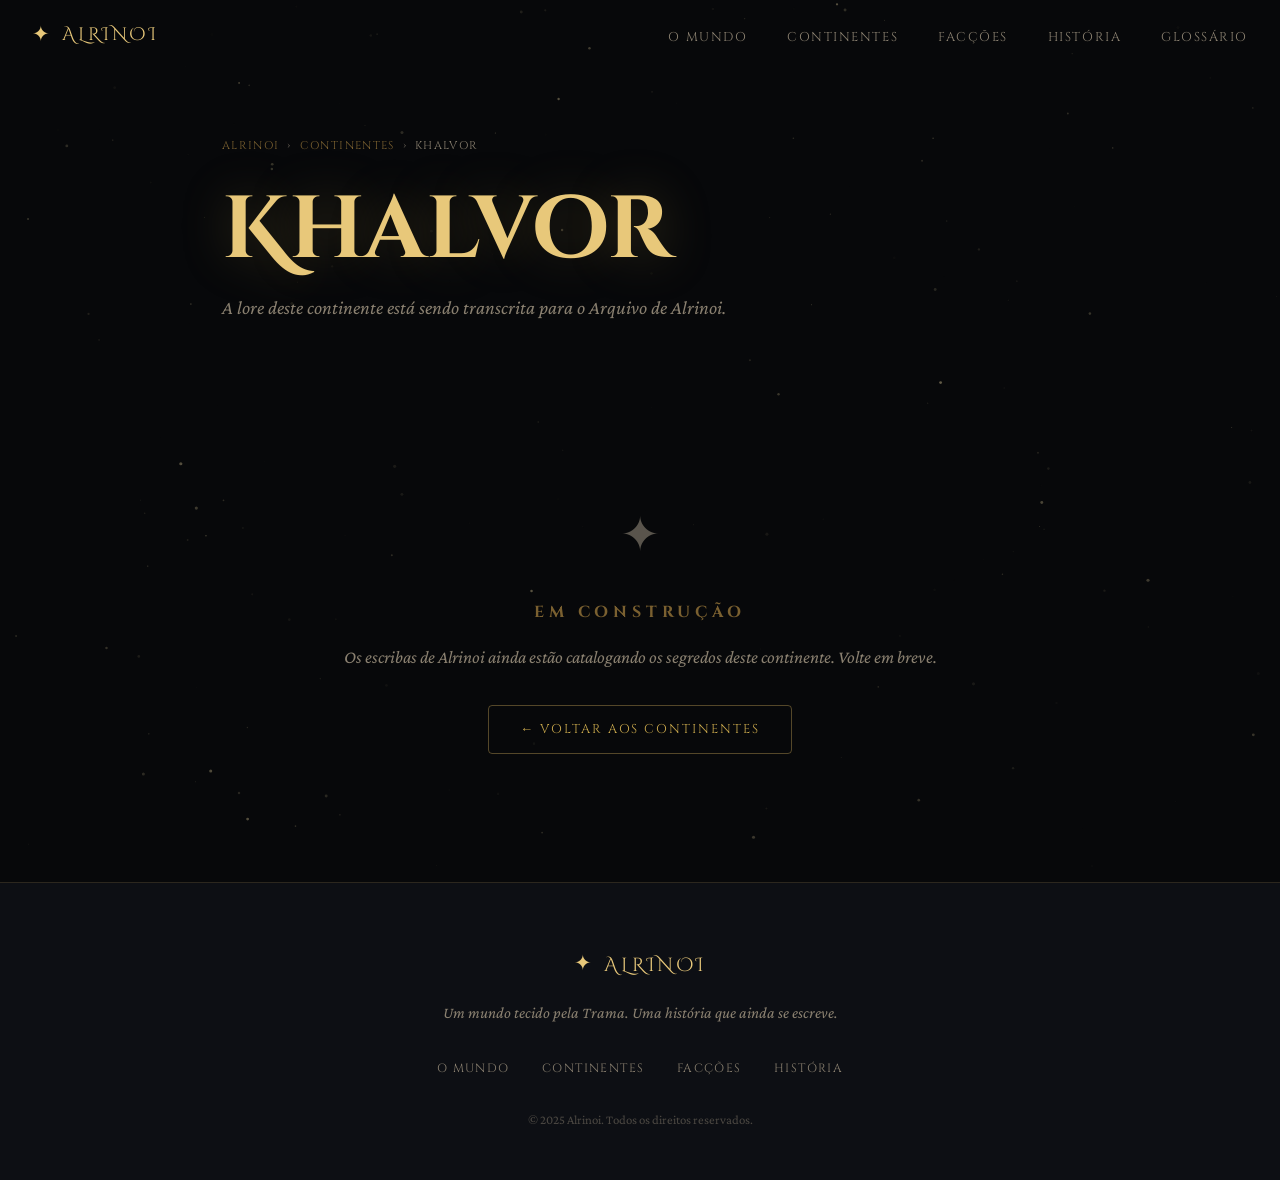
<file: continentes/khalvor/index.html>
<!DOCTYPE html>
<html lang="pt-BR">
<head>
  <meta charset="UTF-8">
  <meta name="viewport" content="width=device-width, initial-scale=1.0">
  <title>Khalvor — Alrinoi</title>
  <link rel="stylesheet" href="/css/style.css">
  <link rel="preconnect" href="https://fonts.googleapis.com">
  <link rel="preconnect" href="https://fonts.gstatic.com" crossorigin>
  <link href="https://fonts.googleapis.com/css2?family=Cinzel+Decorative:wght@400;700;900&family=Cinzel:wght@400;500;600;700&family=Crimson+Pro:ital,wght@0,300;0,400;0,500;1,300;1,400&display=swap" rel="stylesheet">
  <style>
    .wip-section{position:relative;z-index:2;max-width:700px;margin:0 auto;padding:4rem 2rem 8rem;text-align:center}
    .wip-icon{font-size:3rem;margin-bottom:1.5rem;opacity:.4}
    .wip-section h2{font-family:var(--font-heading);font-size:1rem;letter-spacing:.3em;text-transform:uppercase;color:var(--gold-dim);margin-bottom:1rem}
    .wip-section p{color:var(--text-dim);font-style:italic;margin-bottom:2rem}
  </style>
</head>
<body>
  <canvas id="starfield"></canvas>
  <nav class="navbar scrolled" id="navbar">
    <div class="nav-inner">
      <a href="/" class="nav-logo"><span class="logo-symbol">✦</span><span class="logo-text">ALRINOI</span></a>
      <ul class="nav-links">
        <li><a href="/">O Mundo</a></li>
        <li><a href="/continentes/" class="active">Continentes</a></li>
        <li><a href="/faccoes/">Facções</a></li>
        <li><a href="/historia/">História</a></li>
        <li><a href="/glossario/">Glossário</a></li>
      </ul>
      <button class="nav-toggle" id="navToggle">☰</button>
    </div>
  </nav>
  <div class="continent-detail-hero">
    <div class="breadcrumb">
      <a href="/">Alrinoi</a><span>›</span>
      <a href="/continentes/">Continentes</a><span>›</span>
      <span>Khalvor</span>
    </div>
    <h1>Khalvor</h1>
    <p class="hero-desc">A lore deste continente está sendo transcrita para o Arquivo de Alrinoi.</p>
  </div>
  <div class="wip-section">
    <div class="wip-icon">✦</div>
    <h2>Em Construção</h2>
    <p>Os escribas de Alrinoi ainda estão catalogando os segredos deste continente. Volte em breve.</p>
    <a href="/continentes/" class="btn-ghost">← Voltar aos Continentes</a>
  </div>
  <footer class="site-footer">
    <div class="footer-inner">
      <div class="footer-logo"><span class="logo-symbol">✦</span><span class="logo-text">ALRINOI</span></div>
      <p class="footer-tagline">Um mundo tecido pela Trama. Uma história que ainda se escreve.</p>
      <div class="footer-links">
        <a href="/">O Mundo</a><a href="/continentes/">Continentes</a><a href="/faccoes/">Facções</a><a href="/historia/">História</a>
      </div>
      <p class="footer-copy">© 2025 Alrinoi. Todos os direitos reservados.</p>
    </div>
  </footer>
  <script src="/js/main.js"></script>
</body>
</html>
</file>
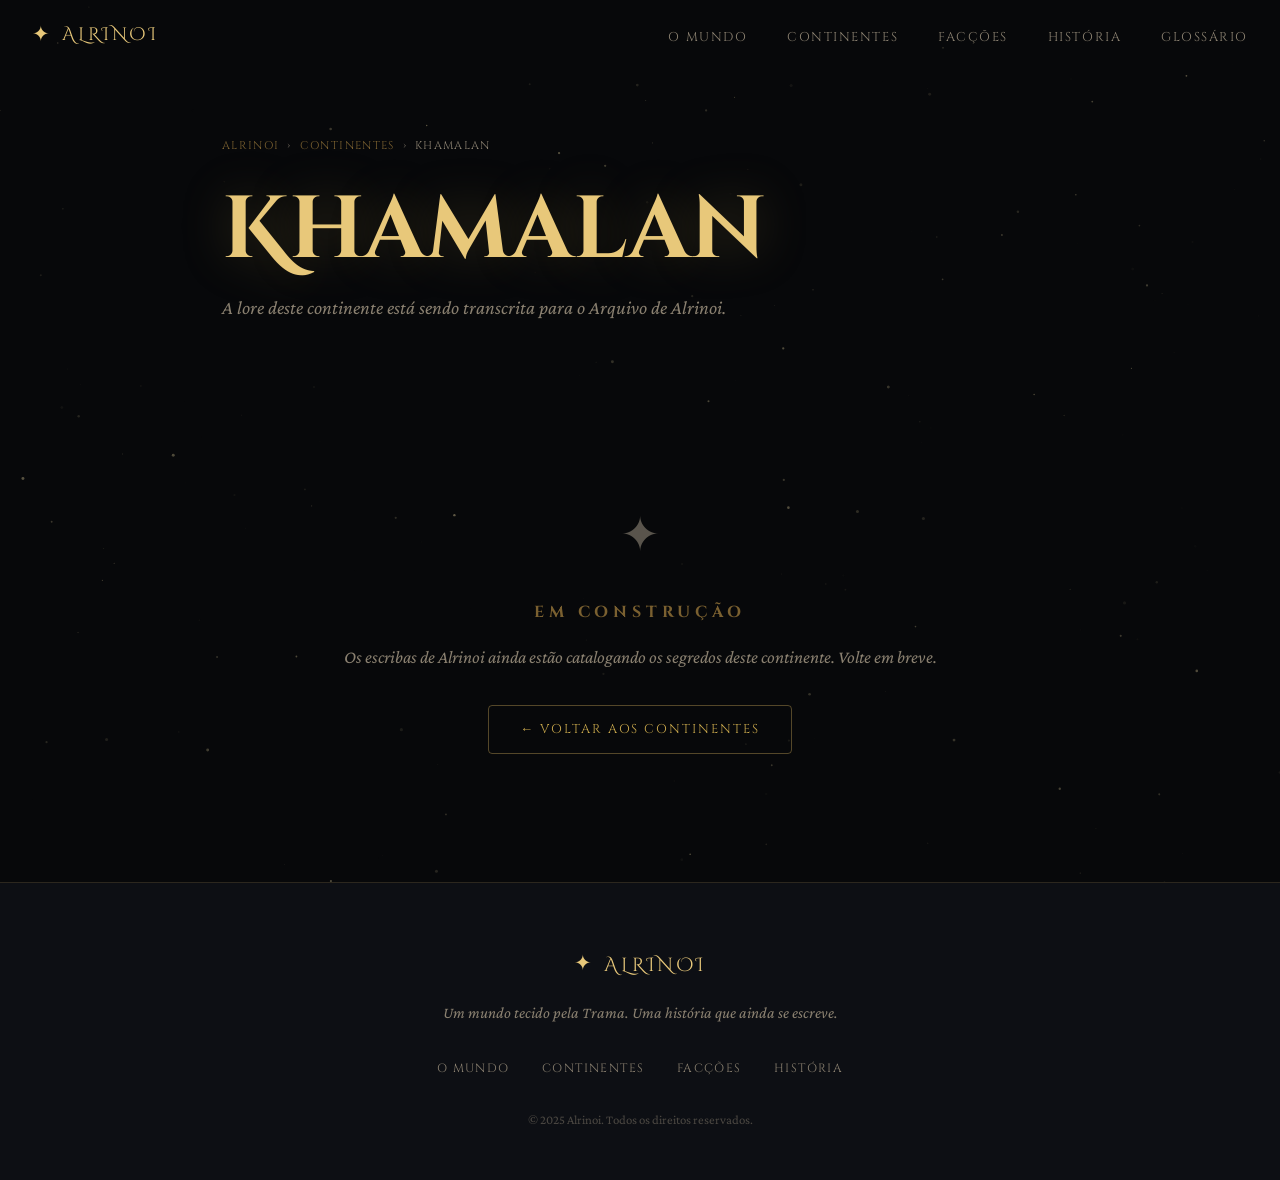
<file: continentes/khamalan/index.html>
<!DOCTYPE html>
<html lang="pt-BR">
<head>
  <meta charset="UTF-8">
  <meta name="viewport" content="width=device-width, initial-scale=1.0">
  <title>Khamalan — Alrinoi</title>
  <link rel="stylesheet" href="/css/style.css">
  <link rel="preconnect" href="https://fonts.googleapis.com">
  <link rel="preconnect" href="https://fonts.gstatic.com" crossorigin>
  <link href="https://fonts.googleapis.com/css2?family=Cinzel+Decorative:wght@400;700;900&family=Cinzel:wght@400;500;600;700&family=Crimson+Pro:ital,wght@0,300;0,400;0,500;1,300;1,400&display=swap" rel="stylesheet">
  <style>
    .wip-section{position:relative;z-index:2;max-width:700px;margin:0 auto;padding:4rem 2rem 8rem;text-align:center}
    .wip-icon{font-size:3rem;margin-bottom:1.5rem;opacity:.4}
    .wip-section h2{font-family:var(--font-heading);font-size:1rem;letter-spacing:.3em;text-transform:uppercase;color:var(--gold-dim);margin-bottom:1rem}
    .wip-section p{color:var(--text-dim);font-style:italic;margin-bottom:2rem}
  </style>
</head>
<body>
  <canvas id="starfield"></canvas>
  <nav class="navbar scrolled" id="navbar">
    <div class="nav-inner">
      <a href="/" class="nav-logo"><span class="logo-symbol">✦</span><span class="logo-text">ALRINOI</span></a>
      <ul class="nav-links">
        <li><a href="/">O Mundo</a></li>
        <li><a href="/continentes/" class="active">Continentes</a></li>
        <li><a href="/faccoes/">Facções</a></li>
        <li><a href="/historia/">História</a></li>
        <li><a href="/glossario/">Glossário</a></li>
      </ul>
      <button class="nav-toggle" id="navToggle">☰</button>
    </div>
  </nav>
  <div class="continent-detail-hero">
    <div class="breadcrumb">
      <a href="/">Alrinoi</a><span>›</span>
      <a href="/continentes/">Continentes</a><span>›</span>
      <span>Khamalan</span>
    </div>
    <h1>Khamalan</h1>
    <p class="hero-desc">A lore deste continente está sendo transcrita para o Arquivo de Alrinoi.</p>
  </div>
  <div class="wip-section">
    <div class="wip-icon">✦</div>
    <h2>Em Construção</h2>
    <p>Os escribas de Alrinoi ainda estão catalogando os segredos deste continente. Volte em breve.</p>
    <a href="/continentes/" class="btn-ghost">← Voltar aos Continentes</a>
  </div>
  <footer class="site-footer">
    <div class="footer-inner">
      <div class="footer-logo"><span class="logo-symbol">✦</span><span class="logo-text">ALRINOI</span></div>
      <p class="footer-tagline">Um mundo tecido pela Trama. Uma história que ainda se escreve.</p>
      <div class="footer-links">
        <a href="/">O Mundo</a><a href="/continentes/">Continentes</a><a href="/faccoes/">Facções</a><a href="/historia/">História</a>
      </div>
      <p class="footer-copy">© 2025 Alrinoi. Todos os direitos reservados.</p>
    </div>
  </footer>
  <script src="/js/main.js"></script>
</body>
</html>
</file>
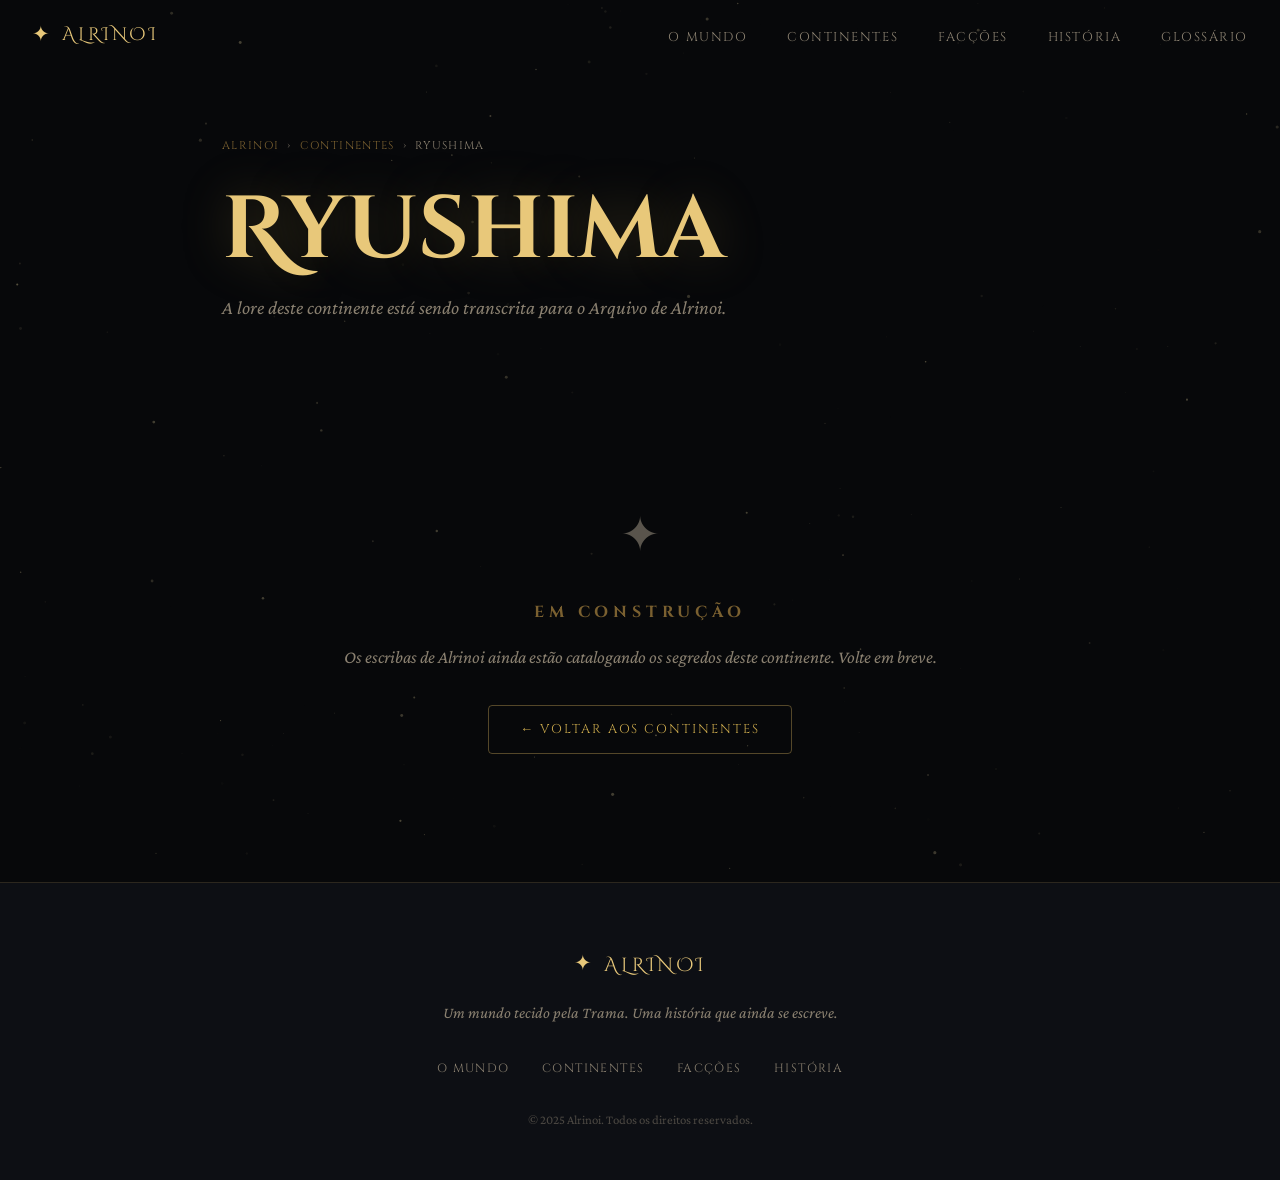
<file: continentes/ryushima/index.html>
<!DOCTYPE html>
<html lang="pt-BR">
<head>
  <meta charset="UTF-8">
  <meta name="viewport" content="width=device-width, initial-scale=1.0">
  <title>Ryushima — Alrinoi</title>
  <link rel="stylesheet" href="/css/style.css">
  <link rel="preconnect" href="https://fonts.googleapis.com">
  <link rel="preconnect" href="https://fonts.gstatic.com" crossorigin>
  <link href="https://fonts.googleapis.com/css2?family=Cinzel+Decorative:wght@400;700;900&family=Cinzel:wght@400;500;600;700&family=Crimson+Pro:ital,wght@0,300;0,400;0,500;1,300;1,400&display=swap" rel="stylesheet">
  <style>
    .wip-section{position:relative;z-index:2;max-width:700px;margin:0 auto;padding:4rem 2rem 8rem;text-align:center}
    .wip-icon{font-size:3rem;margin-bottom:1.5rem;opacity:.4}
    .wip-section h2{font-family:var(--font-heading);font-size:1rem;letter-spacing:.3em;text-transform:uppercase;color:var(--gold-dim);margin-bottom:1rem}
    .wip-section p{color:var(--text-dim);font-style:italic;margin-bottom:2rem}
  </style>
</head>
<body>
  <canvas id="starfield"></canvas>
  <nav class="navbar scrolled" id="navbar">
    <div class="nav-inner">
      <a href="/" class="nav-logo"><span class="logo-symbol">✦</span><span class="logo-text">ALRINOI</span></a>
      <ul class="nav-links">
        <li><a href="/">O Mundo</a></li>
        <li><a href="/continentes/" class="active">Continentes</a></li>
        <li><a href="/faccoes/">Facções</a></li>
        <li><a href="/historia/">História</a></li>
        <li><a href="/glossario/">Glossário</a></li>
      </ul>
      <button class="nav-toggle" id="navToggle">☰</button>
    </div>
  </nav>
  <div class="continent-detail-hero">
    <div class="breadcrumb">
      <a href="/">Alrinoi</a><span>›</span>
      <a href="/continentes/">Continentes</a><span>›</span>
      <span>Ryushima</span>
    </div>
    <h1>Ryushima</h1>
    <p class="hero-desc">A lore deste continente está sendo transcrita para o Arquivo de Alrinoi.</p>
  </div>
  <div class="wip-section">
    <div class="wip-icon">✦</div>
    <h2>Em Construção</h2>
    <p>Os escribas de Alrinoi ainda estão catalogando os segredos deste continente. Volte em breve.</p>
    <a href="/continentes/" class="btn-ghost">← Voltar aos Continentes</a>
  </div>
  <footer class="site-footer">
    <div class="footer-inner">
      <div class="footer-logo"><span class="logo-symbol">✦</span><span class="logo-text">ALRINOI</span></div>
      <p class="footer-tagline">Um mundo tecido pela Trama. Uma história que ainda se escreve.</p>
      <div class="footer-links">
        <a href="/">O Mundo</a><a href="/continentes/">Continentes</a><a href="/faccoes/">Facções</a><a href="/historia/">História</a>
      </div>
      <p class="footer-copy">© 2025 Alrinoi. Todos os direitos reservados.</p>
    </div>
  </footer>
  <script src="/js/main.js"></script>
</body>
</html>
</file>
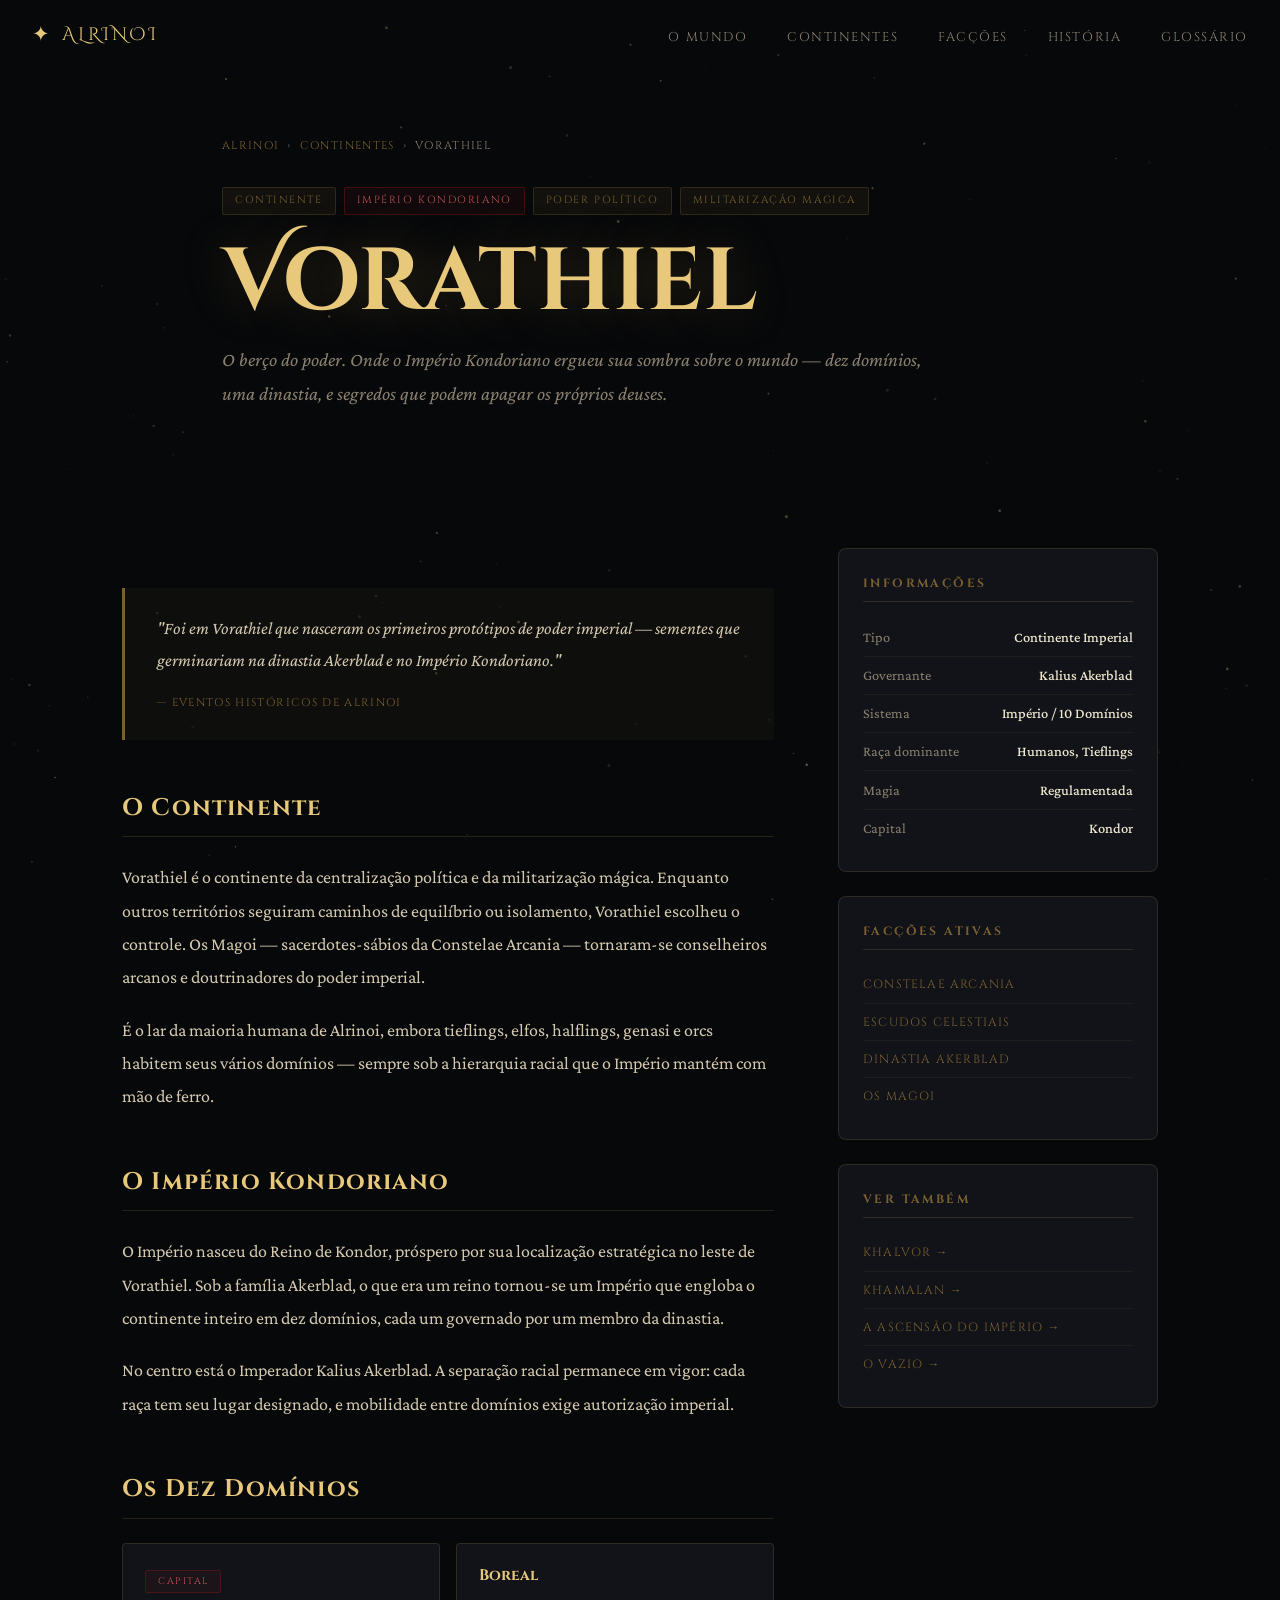
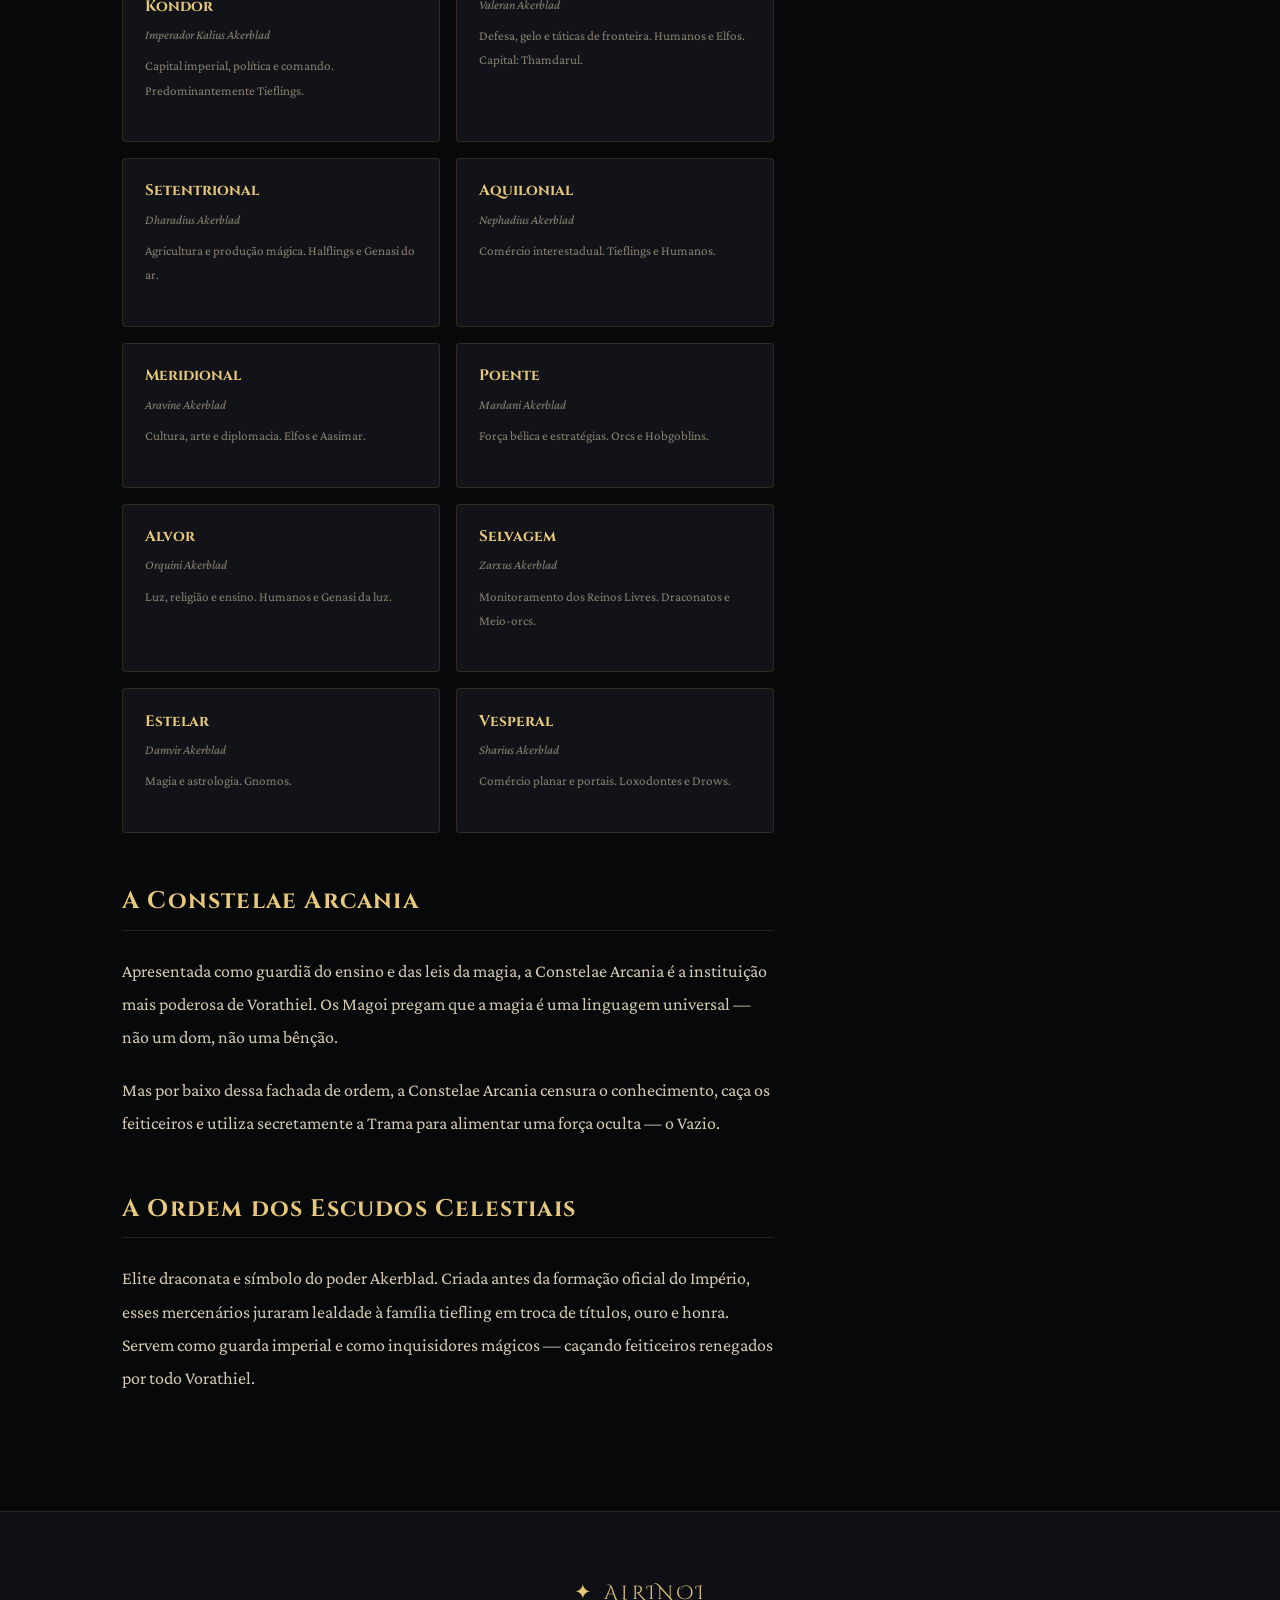
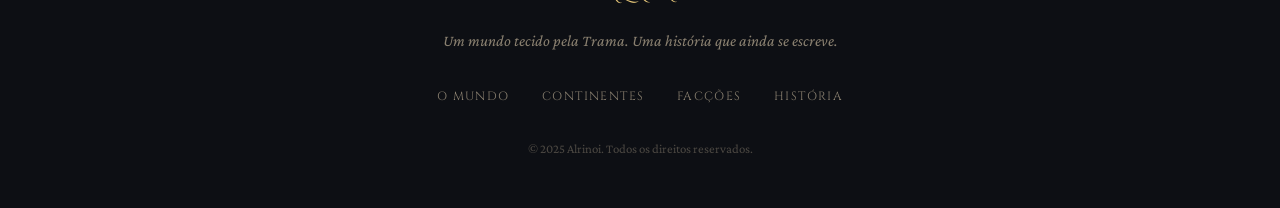
<file: continentes/vorathiel/index.html>
<!DOCTYPE html>
<html lang="pt-BR">
<head>
  <meta charset="UTF-8">
  <meta name="viewport" content="width=device-width, initial-scale=1.0">
  <title>Vorathiel — Alrinoi</title>
  <meta name="description" content="Vorathiel, berço do Império Kondoriano. Terra de poder político, militarização mágica e dez domínios sob a dinastia Akerblad.">
  <link rel="stylesheet" href="/css/style.css">
  <link rel="preconnect" href="https://fonts.googleapis.com">
  <link rel="preconnect" href="https://fonts.gstatic.com" crossorigin>
  <link href="https://fonts.googleapis.com/css2?family=Cinzel+Decorative:wght@400;700;900&family=Cinzel:wght@400;500;600;700&family=Crimson+Pro:ital,wght@0,300;0,400;0,500;1,300;1,400&display=swap" rel="stylesheet">
  <style>
    .dominio-grid { display:grid; grid-template-columns:repeat(auto-fill,minmax(230px,1fr)); gap:1rem; margin:1.5rem 0 2rem; }
    .dominio-card { padding:1.2rem 1.4rem; background:var(--dark-card); border:1px solid var(--border); border-radius:var(--radius); transition:all var(--transition); }
    .dominio-card:hover { border-color:var(--border-glow); }
    .dominio-card h4 { font-family:var(--font-heading); font-size:.95rem; color:var(--gold-light); margin-bottom:.3rem; }
    .dominio-card .regent { font-size:.8rem; color:var(--text-dim); font-style:italic; margin-bottom:.4rem; }
    .dominio-card .spec { font-size:.82rem; color:var(--text-dim); }
    .dominio-card .tag { font-size:.6rem; margin-bottom:.5rem; }
  </style>
</head>
<body>
  <canvas id="starfield"></canvas>
  <nav class="navbar scrolled" id="navbar">
    <div class="nav-inner">
      <a href="/" class="nav-logo"><span class="logo-symbol">✦</span><span class="logo-text">ALRINOI</span></a>
      <ul class="nav-links">
        <li><a href="/">O Mundo</a></li>
        <li><a href="/continentes/" class="active">Continentes</a></li>
        <li><a href="/faccoes/">Facções</a></li>
        <li><a href="/historia/">História</a></li>
        <li><a href="/glossario/">Glossário</a></li>
      </ul>
      <button class="nav-toggle" id="navToggle">☰</button>
    </div>
  </nav>

  <div class="continent-detail-hero">
    <div class="breadcrumb">
      <a href="/">Alrinoi</a><span>›</span>
      <a href="/continentes/">Continentes</a><span>›</span>
      <span>Vorathiel</span>
    </div>
    <div class="continent-tags">
      <span class="tag">Continente</span>
      <span class="tag tag-red">Império Kondoriano</span>
      <span class="tag">Poder Político</span>
      <span class="tag">Militarização Mágica</span>
    </div>
    <h1>Vorathiel</h1>
    <p class="hero-desc">O berço do poder. Onde o Império Kondoriano ergueu sua sombra sobre o mundo — dez domínios, uma dinastia, e segredos que podem apagar os próprios deuses.</p>
  </div>

  <div class="content-with-sidebar">
    <div class="lore-body" style="max-width:100%;padding:0">

      <div class="lore-quote reveal">
        <p>"Foi em Vorathiel que nasceram os primeiros protótipos de poder imperial — sementes que germinariam na dinastia Akerblad e no Império Kondoriano."</p>
        <cite>— Eventos Históricos de Alrinoi</cite>
      </div>

      <h2 class="reveal">O Continente</h2>
      <p class="reveal">Vorathiel é o continente da centralização política e da militarização mágica. Enquanto outros territórios seguiram caminhos de equilíbrio ou isolamento, Vorathiel escolheu o controle. Os Magoi — sacerdotes-sábios da Constelae Arcania — tornaram-se conselheiros arcanos e doutrinadores do poder imperial.</p>
      <p class="reveal">É o lar da maioria humana de Alrinoi, embora tieflings, elfos, halflings, genasi e orcs habitem seus vários domínios — sempre sob a hierarquia racial que o Império mantém com mão de ferro.</p>

      <h2 class="reveal">O Império Kondoriano</h2>
      <p class="reveal">O Império nasceu do Reino de Kondor, próspero por sua localização estratégica no leste de Vorathiel. Sob a família Akerblad, o que era um reino tornou-se um Império que engloba o continente inteiro em dez domínios, cada um governado por um membro da dinastia.</p>
      <p class="reveal">No centro está o Imperador Kalius Akerblad. A separação racial permanece em vigor: cada raça tem seu lugar designado, e mobilidade entre domínios exige autorização imperial.</p>

      <h2 class="reveal">Os Dez Domínios</h2>
      <div class="dominio-grid reveal">
        <div class="dominio-card"><span class="tag tag-red">Capital</span><h4>Kondor</h4><p class="regent">Imperador Kalius Akerblad</p><p class="spec">Capital imperial, política e comando. Predominantemente Tieflings.</p></div>
        <div class="dominio-card"><h4>Boreal</h4><p class="regent">Valeran Akerblad</p><p class="spec">Defesa, gelo e táticas de fronteira. Humanos e Elfos. Capital: Thamdarul.</p></div>
        <div class="dominio-card"><h4>Setentrional</h4><p class="regent">Dharadius Akerblad</p><p class="spec">Agricultura e produção mágica. Halflings e Genasi do ar.</p></div>
        <div class="dominio-card"><h4>Aquilonial</h4><p class="regent">Nephadius Akerblad</p><p class="spec">Comércio interestadual. Tieflings e Humanos.</p></div>
        <div class="dominio-card"><h4>Meridional</h4><p class="regent">Aravine Akerblad</p><p class="spec">Cultura, arte e diplomacia. Elfos e Aasimar.</p></div>
        <div class="dominio-card"><h4>Poente</h4><p class="regent">Mardani Akerblad</p><p class="spec">Força bélica e estratégias. Orcs e Hobgoblins.</p></div>
        <div class="dominio-card"><h4>Alvor</h4><p class="regent">Orquini Akerblad</p><p class="spec">Luz, religião e ensino. Humanos e Genasi da luz.</p></div>
        <div class="dominio-card"><h4>Selvagem</h4><p class="regent">Zarxus Akerblad</p><p class="spec">Monitoramento dos Reinos Livres. Draconatos e Meio-orcs.</p></div>
        <div class="dominio-card"><h4>Estelar</h4><p class="regent">Damvir Akerblad</p><p class="spec">Magia e astrologia. Gnomos.</p></div>
        <div class="dominio-card"><h4>Vesperal</h4><p class="regent">Sharius Akerblad</p><p class="spec">Comércio planar e portais. Loxodontes e Drows.</p></div>
      </div>

      <h2 class="reveal">A Constelae Arcania</h2>
      <p class="reveal">Apresentada como guardiã do ensino e das leis da magia, a Constelae Arcania é a instituição mais poderosa de Vorathiel. Os Magoi pregam que a magia é uma linguagem universal — não um dom, não uma bênção.</p>
      <p class="reveal">Mas por baixo dessa fachada de ordem, a Constelae Arcania censura o conhecimento, caça os feiticeiros e utiliza secretamente a Trama para alimentar uma força oculta — o Vazio.</p>

      <h2 class="reveal">A Ordem dos Escudos Celestiais</h2>
      <p class="reveal">Elite draconata e símbolo do poder Akerblad. Criada antes da formação oficial do Império, esses mercenários juraram lealdade à família tiefling em troca de títulos, ouro e honra. Servem como guarda imperial e como inquisidores mágicos — caçando feiticeiros renegados por todo Vorathiel.</p>

    </div>
    <aside>
      <div class="sidebar-card reveal">
        <h4>Informações</h4>
        <div class="sidebar-stat"><span class="stat-label">Tipo</span><span class="stat-value">Continente Imperial</span></div>
        <div class="sidebar-stat"><span class="stat-label">Governante</span><span class="stat-value">Kalius Akerblad</span></div>
        <div class="sidebar-stat"><span class="stat-label">Sistema</span><span class="stat-value">Império / 10 Domínios</span></div>
        <div class="sidebar-stat"><span class="stat-label">Raça dominante</span><span class="stat-value">Humanos, Tieflings</span></div>
        <div class="sidebar-stat"><span class="stat-label">Magia</span><span class="stat-value">Regulamentada</span></div>
        <div class="sidebar-stat"><span class="stat-label">Capital</span><span class="stat-value">Kondor</span></div>
      </div>
      <div class="sidebar-card reveal">
        <h4>Facções Ativas</h4>
        <div class="related-links">
          <a href="/faccoes/">Constelae Arcania</a>
          <a href="/faccoes/">Escudos Celestiais</a>
          <a href="/faccoes/">Dinastia Akerblad</a>
          <a href="/faccoes/">Os Magoi</a>
        </div>
      </div>
      <div class="sidebar-card reveal">
        <h4>Ver Também</h4>
        <div class="related-links">
          <a href="/continentes/khalvor/">Khalvor →</a>
          <a href="/continentes/khamalan/">Khamalan →</a>
          <a href="/historia/">A Ascensão do Império →</a>
          <a href="/faccoes/">O Vazio →</a>
        </div>
      </div>
    </aside>
  </div>

  <footer class="site-footer">
    <div class="footer-inner">
      <div class="footer-logo"><span class="logo-symbol">✦</span><span class="logo-text">ALRINOI</span></div>
      <p class="footer-tagline">Um mundo tecido pela Trama. Uma história que ainda se escreve.</p>
      <div class="footer-links">
        <a href="/">O Mundo</a><a href="/continentes/">Continentes</a><a href="/faccoes/">Facções</a><a href="/historia/">História</a>
      </div>
      <p class="footer-copy">© 2025 Alrinoi. Todos os direitos reservados.</p>
    </div>
  </footer>
  <script src="/js/main.js"></script>
</body>
</html>
</file>
<file: css/style.css>
/* ============================================================
   ALRINOI — STYLESHEET
   Dark fantasy RPG aesthetic
   Fonts: Cinzel Decorative (headings), Crimson Pro (body)
   ============================================================ */

/* ---- RESET & VARIABLES ---- */
*, *::before, *::after { box-sizing: border-box; margin: 0; padding: 0; }

:root {
  --black:        #07080a;
  --dark:         #0d0f14;
  --dark-mid:     #141820;
  --dark-card:    #111318;
  --border:       rgba(180, 150, 80, 0.18);
  --border-glow:  rgba(180, 150, 80, 0.45);

  --gold:         #c9a84c;
  --gold-light:   #e8c87a;
  --gold-dim:     #7a6030;
  --gold-glow:    rgba(201, 168, 76, 0.15);

  --crimson:      #8b1a1a;
  --crimson-glow: rgba(139, 26, 26, 0.3);
  --void:         #4a1a6b;
  --void-glow:    rgba(74, 26, 107, 0.3);

  --text:         #d4c9b0;
  --text-dim:     #8a8070;
  --text-bright:  #f0e8d0;

  --font-display: 'Cinzel Decorative', serif;
  --font-heading: 'Cinzel', serif;
  --font-body:    'Crimson Pro', Georgia, serif;

  --radius:       4px;
  --radius-lg:    8px;
  --transition:   0.3s ease;
  --nav-height:   72px;
}

html { scroll-behavior: smooth; }

body {
  background-color: var(--black);
  color: var(--text);
  font-family: var(--font-body);
  font-size: 18px;
  line-height: 1.7;
  overflow-x: hidden;
}

a { color: var(--gold); text-decoration: none; transition: color var(--transition); }
a:hover { color: var(--gold-light); }

img { max-width: 100%; display: block; }

/* ---- STARFIELD CANVAS ---- */
#starfield {
  position: fixed;
  top: 0; left: 0;
  width: 100%; height: 100%;
  z-index: 0;
  pointer-events: none;
  opacity: 0.6;
}

/* ---- NAVBAR ---- */
.navbar {
  position: fixed;
  top: 0; left: 0; right: 0;
  z-index: 100;
  height: var(--nav-height);
  border-bottom: 1px solid transparent;
  transition: background var(--transition), border-color var(--transition);
}

.navbar.scrolled {
  background: rgba(7, 8, 10, 0.95);
  backdrop-filter: blur(12px);
  border-color: var(--border);
}

.nav-inner {
  max-width: 1280px;
  margin: 0 auto;
  padding: 0 2rem;
  height: 100%;
  display: flex;
  align-items: center;
  justify-content: space-between;
}

.nav-logo {
  display: flex;
  align-items: center;
  gap: 0.6rem;
  color: var(--gold-light);
  font-family: var(--font-display);
  font-size: 1.1rem;
  letter-spacing: 0.15em;
}

.logo-symbol {
  font-size: 1.3rem;
  animation: starPulse 3s ease-in-out infinite;
}

@keyframes starPulse {
  0%, 100% { opacity: 1; text-shadow: 0 0 8px var(--gold); }
  50% { opacity: 0.6; text-shadow: none; }
}

.nav-links {
  display: flex;
  list-style: none;
  gap: 2.5rem;
}

.nav-links a {
  font-family: var(--font-heading);
  font-size: 0.8rem;
  letter-spacing: 0.12em;
  text-transform: uppercase;
  color: var(--text-dim);
  position: relative;
  padding-bottom: 2px;
}

.nav-links a::after {
  content: '';
  position: absolute;
  bottom: 0; left: 0;
  width: 0; height: 1px;
  background: var(--gold);
  transition: width var(--transition);
}

.nav-links a:hover,
.nav-links a.active {
  color: var(--gold-light);
}

.nav-links a:hover::after,
.nav-links a.active::after { width: 100%; }

.nav-toggle {
  display: none;
  background: none;
  border: 1px solid var(--border);
  color: var(--gold);
  font-size: 1.2rem;
  padding: 0.3rem 0.6rem;
  cursor: pointer;
  border-radius: var(--radius);
}

/* ---- HERO ---- */
.hero {
  position: relative;
  min-height: 100vh;
  display: flex;
  align-items: center;
  justify-content: center;
  text-align: center;
  overflow: hidden;
background:
    radial-gradient(ellipse 80% 60% at 50% 20%, rgba(74, 26, 107, 0.35) 0%, transparent 60%),
    radial-gradient(ellipse 60% 40% at 80% 80%, rgba(139, 26, 26, 0.2) 0%, transparent 50%),
    linear-gradient(to bottom, rgba(7,8,10,0.2) 0%, rgba(7,8,10,0.5) 60%, var(--black) 100%),
    url('/Constelae Arcania.png') center center / cover no-repeat;
}

.hero-vignette {
  position: absolute;
  inset: 0;
  background:
    radial-gradient(ellipse 100% 50% at 50% 0%, transparent 40%, var(--black) 100%),
    linear-gradient(to bottom, transparent 50%, var(--black) 100%);
  z-index: 1;
}

.hero-content {
  position: relative;
  z-index: 2;
  max-width: 800px;
  padding: 0 2rem;
  padding-top: var(--nav-height);
  animation: heroReveal 1.4s ease both;
}

@keyframes heroReveal {
  from { opacity: 0; transform: translateY(30px); }
  to { opacity: 1; transform: translateY(0); }
}

.hero-eyebrow {
  font-family: var(--font-heading);
  font-size: 0.75rem;
  letter-spacing: 0.3em;
  text-transform: uppercase;
  color: var(--gold-dim);
  margin-bottom: 1.5rem;
  animation: heroReveal 1.4s 0.1s ease both;
}

.hero-title {
  font-family: var(--font-display);
  font-size: clamp(3.5rem, 10vw, 8rem);
  font-weight: 900;
  line-height: 1;
  letter-spacing: 0.08em;
  color: var(--gold-light);
  text-shadow:
    0 0 40px rgba(201, 168, 76, 0.4),
    0 0 80px rgba(201, 168, 76, 0.2),
    0 4px 20px rgba(0,0,0,0.8);
  margin-bottom: 0.4rem;
  animation: heroReveal 1.4s 0.2s ease both;
}

.hero-subtitle {
  font-family: var(--font-heading);
  font-size: clamp(1rem, 2.5vw, 1.5rem);
  letter-spacing: 0.5em;
  text-transform: uppercase;
  color: var(--gold-dim);
  margin-bottom: 2rem;
  animation: heroReveal 1.4s 0.3s ease both;
}

.hero-lore {
  font-size: 1.05rem;
  color: var(--text-dim);
  font-style: italic;
  line-height: 1.9;
  margin-bottom: 2.5rem;
  animation: heroReveal 1.4s 0.4s ease both;
}

.hero-cta {
  display: flex;
  gap: 1rem;
  justify-content: center;
  flex-wrap: wrap;
  animation: heroReveal 1.4s 0.5s ease both;
}

.hero-scroll-hint {
  position: absolute;
  bottom: 2.5rem;
  left: 50%;
  transform: translateX(-50%);
  z-index: 2;
  display: flex;
  flex-direction: column;
  align-items: center;
  gap: 0.5rem;
  opacity: 0.4;
  font-family: var(--font-heading);
  font-size: 0.65rem;
  letter-spacing: 0.2em;
  text-transform: uppercase;
  color: var(--gold-dim);
  animation: fadeIn 2s 1s both;
}

.scroll-arrow {
  width: 1px;
  height: 40px;
  background: linear-gradient(to bottom, var(--gold-dim), transparent);
  animation: scrollPulse 2s ease-in-out infinite;
}

@keyframes scrollPulse {
  0%, 100% { transform: scaleY(1); opacity: 0.4; }
  50% { transform: scaleY(0.6); opacity: 0.8; }
}

@keyframes fadeIn {
  from { opacity: 0; }
  to { opacity: 0.4; }
}

/* ---- BUTTONS ---- */
.btn-primary {
  display: inline-block;
  padding: 0.8rem 2rem;
  background: linear-gradient(135deg, var(--gold) 0%, var(--gold-dim) 100%);
  color: var(--black);
  font-family: var(--font-heading);
  font-size: 0.8rem;
  font-weight: 700;
  letter-spacing: 0.15em;
  text-transform: uppercase;
  border-radius: var(--radius);
  transition: all var(--transition);
  box-shadow: 0 4px 20px rgba(201, 168, 76, 0.3);
}

.btn-primary:hover {
  color: var(--black);
  transform: translateY(-2px);
  box-shadow: 0 8px 30px rgba(201, 168, 76, 0.5);
  background: linear-gradient(135deg, var(--gold-light) 0%, var(--gold) 100%);
}

.btn-ghost {
  display: inline-block;
  padding: 0.8rem 2rem;
  border: 1px solid var(--border-glow);
  color: var(--gold);
  font-family: var(--font-heading);
  font-size: 0.8rem;
  letter-spacing: 0.15em;
  text-transform: uppercase;
  border-radius: var(--radius);
  transition: all var(--transition);
}

.btn-ghost:hover {
  border-color: var(--gold);
  color: var(--gold-light);
  background: var(--gold-glow);
  transform: translateY(-2px);
}

/* ---- SECTION COMMONS ---- */
.section-header {
  display: flex;
  align-items: center;
  gap: 1.5rem;
  margin-bottom: 1rem;
  justify-content: center;
}

.section-rule {
  flex: 1;
  max-width: 120px;
  height: 1px;
  background: linear-gradient(to right, transparent, var(--gold-dim));
}

.section-rule:last-child {
  background: linear-gradient(to left, transparent, var(--gold-dim));
}

.section-title {
  font-family: var(--font-display);
  font-size: clamp(1.4rem, 3vw, 2rem);
  color: var(--gold-light);
  letter-spacing: 0.05em;
  text-align: center;
  white-space: nowrap;
}

.section-intro {
  text-align: center;
  color: var(--text-dim);
  font-style: italic;
  font-size: 1.05rem;
  max-width: 600px;
  margin: 0 auto 3rem;
}

.section-cta {
  text-align: center;
  margin-top: 3rem;
}

/* ---- CONSTELLATIONS SECTION ---- */
.constellations-section {
  position: relative;
  z-index: 2;
  padding: 6rem 2rem;
  max-width: 1280px;
  margin: 0 auto;
}

.constellations-grid {
  display: grid;
  grid-template-columns: repeat(auto-fill, minmax(260px, 1fr));
  gap: 1.5rem;
}

.constellation-card {
  position: relative;
  padding: 2rem 1.5rem;
  background: linear-gradient(145deg, var(--dark-card), rgba(20,24,32,0.8));
  border: 1px solid var(--border);
  border-radius: var(--radius-lg);
  transition: all var(--transition);
  overflow: hidden;
  cursor: default;
}

.constellation-card::before {
  content: '';
  position: absolute;
  inset: 0;
  background: radial-gradient(ellipse 80% 60% at 50% 0%, rgba(201,168,76,0.05), transparent);
  opacity: 0;
  transition: opacity var(--transition);
}

.constellation-card:hover {
  border-color: var(--border-glow);
  transform: translateY(-4px);
  box-shadow: 0 12px 40px rgba(0,0,0,0.5), 0 0 20px var(--gold-glow);
}

.constellation-card:hover::before { opacity: 1; }

.constellation-card.featured {
  border-color: rgba(139,26,26,0.5);
  background: linear-gradient(145deg, rgba(20,10,10,0.9), var(--dark-card));
}

.constellation-card.featured:hover {
  border-color: var(--crimson);
  box-shadow: 0 12px 40px rgba(0,0,0,0.5), 0 0 25px var(--crimson-glow);
}

.const-glyph {
  font-size: 2.2rem;
  color: var(--gold-dim);
  margin-bottom: 1rem;
  line-height: 1;
}

.constellation-card.featured .const-glyph { color: var(--crimson); }

.constellation-card h3 {
  font-family: var(--font-heading);
  font-size: 1.1rem;
  color: var(--gold-light);
  letter-spacing: 0.1em;
  margin-bottom: 0.3rem;
}

.constellation-card.featured h3 { color: #d45555; }

.const-school {
  display: inline-block;
  font-family: var(--font-heading);
  font-size: 0.65rem;
  letter-spacing: 0.2em;
  text-transform: uppercase;
  color: var(--gold-dim);
  margin-bottom: 0.8rem;
}

.constellation-card p {
  font-size: 0.95rem;
  color: var(--text-dim);
  line-height: 1.6;
}

.const-tag {
  display: inline-block;
  margin-top: 1rem;
  padding: 0.2rem 0.6rem;
  background: rgba(139,26,26,0.2);
  border: 1px solid rgba(139,26,26,0.4);
  color: #d45555;
  font-family: var(--font-heading);
  font-size: 0.65rem;
  letter-spacing: 0.15em;
  text-transform: uppercase;
  border-radius: 2px;
}

/* ---- CONTINENTS PREVIEW ---- */
.continents-preview {
  position: relative;
  z-index: 2;
  padding: 6rem 2rem;
  background: linear-gradient(to bottom, var(--black), var(--dark-mid), var(--black));
  max-width: 100%;
}

.continents-preview > * { max-width: 1280px; margin-left: auto; margin-right: auto; }
.continents-preview .section-header,
.continents-preview .section-intro,
.continents-preview .section-cta { max-width: 1280px; }

.continents-grid {
  display: grid;
  grid-template-columns: repeat(auto-fill, minmax(320px, 1fr));
  gap: 1.5rem;
  max-width: 1280px;
  margin: 0 auto;
}

.continent-card {
  position: relative;
  display: block;
  height: 220px;
  border-radius: var(--radius-lg);
  overflow: hidden;
  border: 1px solid var(--border);
  transition: all var(--transition);
  color: var(--text);
}

.continent-card-bg {
  position: absolute;
  inset: 0;
  transition: transform 0.6s ease;
}

/* Continent-specific colors */
.continent-card[data-continent="vorathiel"] .continent-card-bg {
  background: linear-gradient(135deg, #1a0a0a 0%, #2a1020 50%, #0d0f14 100%);
}
.continent-card[data-continent="khalvor"] .continent-card-bg {
  background: linear-gradient(135deg, #0a1020 0%, #152040 50%, #0d0f14 100%);
}
.continent-card[data-continent="khamalan"] .continent-card-bg {
  background: linear-gradient(135deg, #1a1000 0%, #3a2000 50%, #0d0f14 100%);
}
.continent-card[data-continent="draethon"] .continent-card-bg {
  background: linear-gradient(135deg, #081508 0%, #152515 50%, #0d0f14 100%);
}
.continent-card[data-continent="domari"] .continent-card-bg {
  background: linear-gradient(135deg, #100a1a 0%, #201030 50%, #0d0f14 100%);
}
.continent-card[data-continent="ryushima"] .continent-card-bg {
  background: linear-gradient(135deg, #0a0f18 0%, #101828 50%, #0d0f14 100%);
}
.continent-card[data-continent="draethon-sul"] .continent-card-bg {
  background: linear-gradient(135deg, #0a0808 0%, #181010 50%, #0d0f14 100%);
}

.continent-card:hover { 
  border-color: var(--border-glow);
  transform: translateY(-4px);
  box-shadow: 0 16px 50px rgba(0,0,0,0.6), 0 0 30px var(--gold-glow);
}
.continent-card:hover .continent-card-bg { transform: scale(1.05); }

.continent-card-content {
  position: absolute;
  inset: 0;
  padding: 1.8rem;
  display: flex;
  flex-direction: column;
  justify-content: flex-end;
  background: linear-gradient(to top, rgba(7,8,10,0.95) 0%, rgba(7,8,10,0.3) 60%, transparent 100%);
  z-index: 1;
}

.continent-tag {
  display: inline-block;
  align-self: flex-start;
  padding: 0.2rem 0.6rem;
  border: 1px solid var(--border-glow);
  background: rgba(201,168,76,0.08);
  color: var(--gold-dim);
  font-family: var(--font-heading);
  font-size: 0.6rem;
  letter-spacing: 0.2em;
  text-transform: uppercase;
  border-radius: 2px;
  margin-bottom: 0.6rem;
}

.continent-card h3 {
  font-family: var(--font-display);
  font-size: 1.3rem;
  color: var(--gold-light);
  margin-bottom: 0.5rem;
  line-height: 1.2;
}

.continent-card p {
  font-size: 0.9rem;
  color: var(--text-dim);
  line-height: 1.5;
  display: -webkit-box;
  -webkit-line-clamp: 2;
  -webkit-box-orient: vertical;
  overflow: hidden;
}

.continent-explore {
  display: inline-block;
  margin-top: 0.8rem;
  font-family: var(--font-heading);
  font-size: 0.7rem;
  letter-spacing: 0.15em;
  text-transform: uppercase;
  color: var(--gold);
  opacity: 0;
  transform: translateX(-8px);
  transition: all var(--transition);
}

.continent-card:hover .continent-explore {
  opacity: 1;
  transform: translateX(0);
}

/* ---- LORE HIGHLIGHT ---- */
.lore-highlight {
  position: relative;
  z-index: 2;
  padding: 8rem 2rem;
  background:
    radial-gradient(ellipse 60% 80% at 50% 50%, rgba(74,26,107,0.15) 0%, transparent 70%),
    var(--black);
  border-top: 1px solid var(--border);
  border-bottom: 1px solid var(--border);
}

.lore-highlight-inner {
  max-width: 1100px;
  margin: 0 auto;
  display: grid;
  grid-template-columns: 1fr 1fr;
  gap: 5rem;
  align-items: center;
}

.lore-label {
  display: block;
  font-family: var(--font-heading);
  font-size: 0.7rem;
  letter-spacing: 0.3em;
  text-transform: uppercase;
  color: var(--void);
  margin-bottom: 1rem;
}

.lore-highlight-text h2 {
  font-family: var(--font-display);
  font-size: clamp(1.8rem, 3vw, 2.5rem);
  color: var(--text-bright);
  margin-bottom: 1.5rem;
  line-height: 1.2;
}

.lore-highlight-text p {
  color: var(--text-dim);
  margin-bottom: 1rem;
  font-size: 1.05rem;
}

.lore-highlight-text em { color: var(--text); font-style: italic; }

.lore-highlight-text .btn-ghost { margin-top: 1rem; }

.lore-highlight-quote {
  border-left: 2px solid rgba(74,26,107,0.6);
  padding-left: 2rem;
}

.lore-highlight-quote blockquote p {
  font-family: var(--font-body);
  font-size: clamp(1.1rem, 2vw, 1.4rem);
  font-style: italic;
  color: var(--text);
  line-height: 1.8;
  margin-bottom: 1.5rem;
}

.lore-highlight-quote cite {
  font-family: var(--font-heading);
  font-size: 0.7rem;
  letter-spacing: 0.15em;
  text-transform: uppercase;
  color: var(--text-dim);
  font-style: normal;
}

/* ---- FOOTER ---- */
.site-footer {
  position: relative;
  z-index: 2;
  padding: 4rem 2rem 3rem;
  border-top: 1px solid var(--border);
  background: var(--dark);
}

.footer-inner {
  max-width: 800px;
  margin: 0 auto;
  text-align: center;
}

.footer-logo {
  display: flex;
  align-items: center;
  justify-content: center;
  gap: 0.6rem;
  font-family: var(--font-display);
  font-size: 1.2rem;
  color: var(--gold-light);
  letter-spacing: 0.15em;
  margin-bottom: 1rem;
}

.footer-tagline {
  color: var(--text-dim);
  font-style: italic;
  font-size: 1rem;
  margin-bottom: 2rem;
}

.footer-links {
  display: flex;
  gap: 2rem;
  justify-content: center;
  flex-wrap: wrap;
  margin-bottom: 2rem;
}

.footer-links a {
  font-family: var(--font-heading);
  font-size: 0.75rem;
  letter-spacing: 0.12em;
  text-transform: uppercase;
  color: var(--text-dim);
  transition: color var(--transition);
}

.footer-links a:hover { color: var(--gold); }

.footer-copy {
  font-size: 0.8rem;
  color: var(--text-dim);
  opacity: 0.5;
}

/* ---- INNER PAGE STYLES ---- */
.page-hero {
  position: relative;
  z-index: 2;
  padding: calc(var(--nav-height) + 5rem) 2rem 5rem;
  text-align: center;
  border-bottom: 1px solid var(--border);
}

.page-hero-eyebrow {
  font-family: var(--font-heading);
  font-size: 0.7rem;
  letter-spacing: 0.3em;
  text-transform: uppercase;
  color: var(--gold-dim);
  margin-bottom: 1rem;
}

.page-hero h1 {
  font-family: var(--font-display);
  font-size: clamp(2.5rem, 6vw, 5rem);
  color: var(--gold-light);
  text-shadow: 0 0 40px rgba(201,168,76,0.3);
  margin-bottom: 1rem;
}

.page-hero p {
  font-size: 1.1rem;
  color: var(--text-dim);
  font-style: italic;
  max-width: 600px;
  margin: 0 auto;
}

.page-content {
  position: relative;
  z-index: 2;
  max-width: 1200px;
  margin: 0 auto;
  padding: 4rem 2rem;
}

/* Continent Detail Layout */
.continent-detail-hero {
  position: relative;
  z-index: 2;
  padding: calc(var(--nav-height) + 4rem) 2rem 4rem;
  max-width: 900px;
  margin: 0 auto;
}

.continent-detail-hero .breadcrumb {
  display: flex;
  align-items: center;
  gap: 0.5rem;
  font-family: var(--font-heading);
  font-size: 0.7rem;
  letter-spacing: 0.12em;
  text-transform: uppercase;
  color: var(--text-dim);
  margin-bottom: 2rem;
}

.breadcrumb a { color: var(--gold-dim); }
.breadcrumb a:hover { color: var(--gold); }
.breadcrumb span { color: var(--text-dim); }

.continent-tags {
  display: flex;
  flex-wrap: wrap;
  gap: 0.5rem;
  margin-bottom: 1.5rem;
}

.tag {
  padding: 0.25rem 0.75rem;
  border: 1px solid var(--border);
  background: rgba(201,168,76,0.06);
  color: var(--gold-dim);
  font-family: var(--font-heading);
  font-size: 0.65rem;
  letter-spacing: 0.15em;
  text-transform: uppercase;
  border-radius: 2px;
}

.tag.tag-red { border-color: rgba(139,26,26,0.4); background: rgba(139,26,26,0.08); color: #c45555; }
.tag.tag-blue { border-color: rgba(30,60,120,0.4); background: rgba(30,60,120,0.08); color: #6090d0; }
.tag.tag-green { border-color: rgba(20,80,40,0.4); background: rgba(20,80,40,0.08); color: #50a060; }
.tag.tag-purple { border-color: rgba(74,26,107,0.5); background: rgba(74,26,107,0.1); color: #9060c0; }

.continent-detail-hero h1 {
  font-family: var(--font-display);
  font-size: clamp(2.5rem, 7vw, 5.5rem);
  color: var(--gold-light);
  line-height: 1;
  text-shadow: 0 0 50px rgba(201,168,76,0.25);
  margin-bottom: 1rem;
}

.continent-detail-hero .hero-desc {
  font-size: 1.2rem;
  color: var(--text-dim);
  font-style: italic;
  line-height: 1.8;
  max-width: 700px;
  margin-bottom: 2.5rem;
}

/* Lore Content */
.lore-body {
  max-width: 760px;
  margin: 0 auto;
  padding: 0 2rem 6rem;
  position: relative;
  z-index: 2;
}

.lore-body h2 {
  font-family: var(--font-heading);
  font-size: 1.5rem;
  color: var(--gold-light);
  letter-spacing: 0.05em;
  border-bottom: 1px solid var(--border);
  padding-bottom: 0.5rem;
  margin: 3rem 0 1.5rem;
}

.lore-body h3 {
  font-family: var(--font-heading);
  font-size: 1.1rem;
  color: var(--text-bright);
  margin: 2rem 0 0.8rem;
}

.lore-body p {
  color: var(--text);
  margin-bottom: 1.2rem;
  line-height: 1.85;
}

.lore-body ul {
  list-style: none;
  margin: 0 0 1.5rem;
  padding: 0;
}

.lore-body ul li {
  padding: 0.4rem 0 0.4rem 1.5rem;
  position: relative;
  color: var(--text);
}

.lore-body ul li::before {
  content: '✦';
  position: absolute;
  left: 0;
  color: var(--gold-dim);
  font-size: 0.7rem;
  top: 0.6rem;
}

.lore-quote {
  margin: 2.5rem 0;
  padding: 1.5rem 2rem;
  border-left: 3px solid var(--gold-dim);
  background: rgba(201,168,76,0.04);
}

.lore-quote p {
  font-style: italic;
  font-size: 1.1rem;
  color: var(--text);
  margin-bottom: 0.5rem !important;
}

.lore-quote cite {
  font-family: var(--font-heading);
  font-size: 0.7rem;
  letter-spacing: 0.12em;
  text-transform: uppercase;
  color: var(--gold-dim);
  font-style: normal;
}

/* Sidebar Grid */
.content-with-sidebar {
  max-width: 1100px;
  margin: 0 auto;
  padding: 2rem 2rem 6rem;
  display: grid;
  grid-template-columns: 1fr 320px;
  gap: 4rem;
  position: relative;
  z-index: 2;
}

.sidebar-card {
  padding: 1.5rem;
  background: var(--dark-card);
  border: 1px solid var(--border);
  border-radius: var(--radius-lg);
  margin-bottom: 1.5rem;
}

.sidebar-card h4 {
  font-family: var(--font-heading);
  font-size: 0.75rem;
  letter-spacing: 0.2em;
  text-transform: uppercase;
  color: var(--gold-dim);
  margin-bottom: 1rem;
  padding-bottom: 0.5rem;
  border-bottom: 1px solid var(--border);
}

.sidebar-stat {
  display: flex;
  justify-content: space-between;
  padding: 0.4rem 0;
  border-bottom: 1px solid rgba(180,150,80,0.08);
  font-size: 0.9rem;
}

.sidebar-stat:last-child { border-bottom: none; }
.stat-label { color: var(--text-dim); }
.stat-value { color: var(--text-bright); font-weight: 500; }

.related-links a {
  display: block;
  padding: 0.5rem 0;
  font-family: var(--font-heading);
  font-size: 0.75rem;
  letter-spacing: 0.1em;
  text-transform: uppercase;
  color: var(--gold-dim);
  border-bottom: 1px solid rgba(180,150,80,0.08);
  transition: color var(--transition), padding-left var(--transition);
}

.related-links a:last-child { border-bottom: none; }
.related-links a:hover { color: var(--gold); padding-left: 0.5rem; }

/* ---- CONTINENTS PAGE (list) ---- */
.continents-list {
  display: grid;
  grid-template-columns: repeat(auto-fill, minmax(320px, 1fr));
  gap: 1.5rem;
  max-width: 1280px;
  margin: 0 auto;
  padding: 2rem 2rem 6rem;
  position: relative;
  z-index: 2;
}

/* ---- RESPONSIVE ---- */
@media (max-width: 900px) {
  .lore-highlight-inner { grid-template-columns: 1fr; gap: 3rem; }
  .content-with-sidebar { grid-template-columns: 1fr; }
}

@media (max-width: 768px) {
  :root { --nav-height: 60px; }
  .nav-links { display: none; }
  .nav-toggle { display: block; }

  .nav-links.open {
    display: flex;
    flex-direction: column;
    position: fixed;
    top: var(--nav-height);
    left: 0; right: 0;
    background: rgba(7,8,10,0.98);
    padding: 2rem;
    gap: 1.5rem;
    border-bottom: 1px solid var(--border);
  }

  .hero-title { font-size: 3rem; }
  .constellations-grid { grid-template-columns: 1fr 1fr; }
  .continents-grid { grid-template-columns: 1fr; }
  .lore-highlight-quote { display: none; }
}

@media (max-width: 480px) {
  .constellations-grid { grid-template-columns: 1fr; }
  body { font-size: 16px; }
}

/* ---- SCROLL ANIMATIONS ---- */
.reveal {
  opacity: 0;
  transform: translateY(20px);
  transition: opacity 0.7s ease, transform 0.7s ease;
}
.reveal.visible {
  opacity: 1;
  transform: translateY(0);
}
</file>
